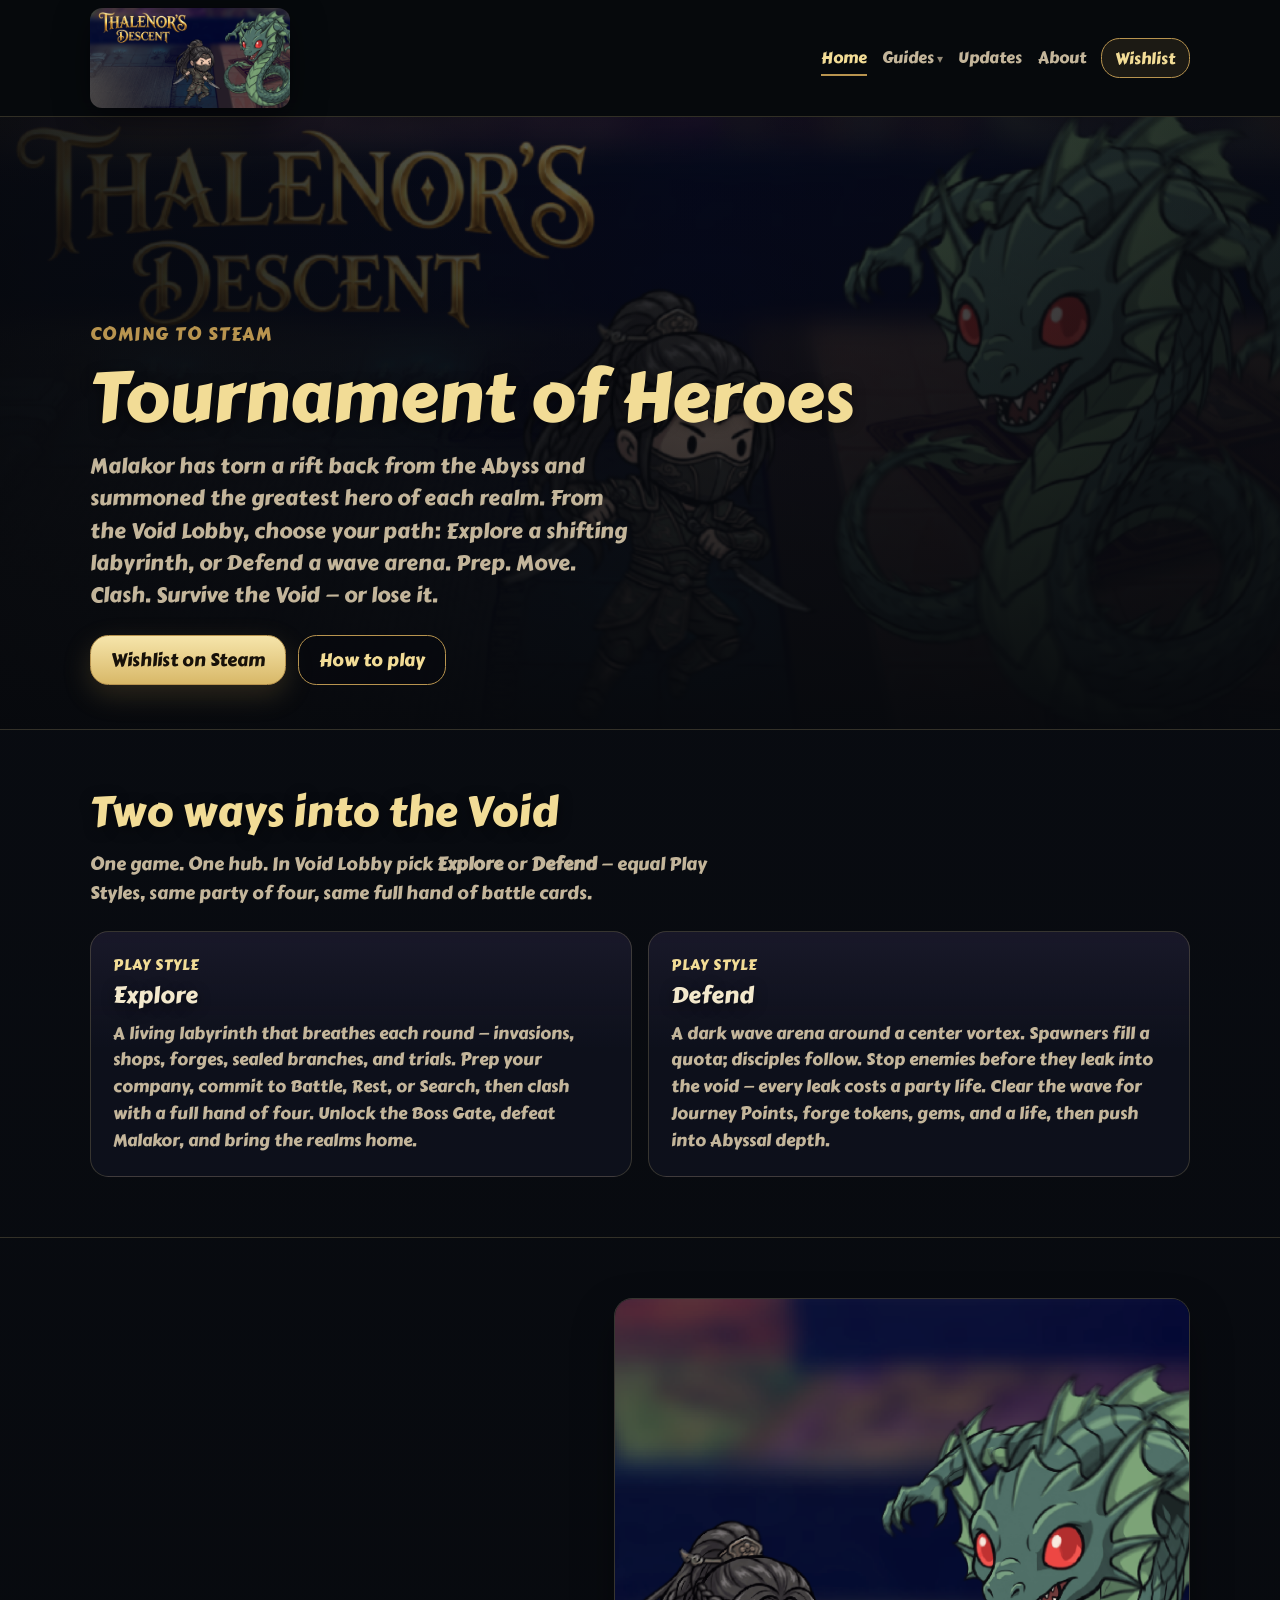
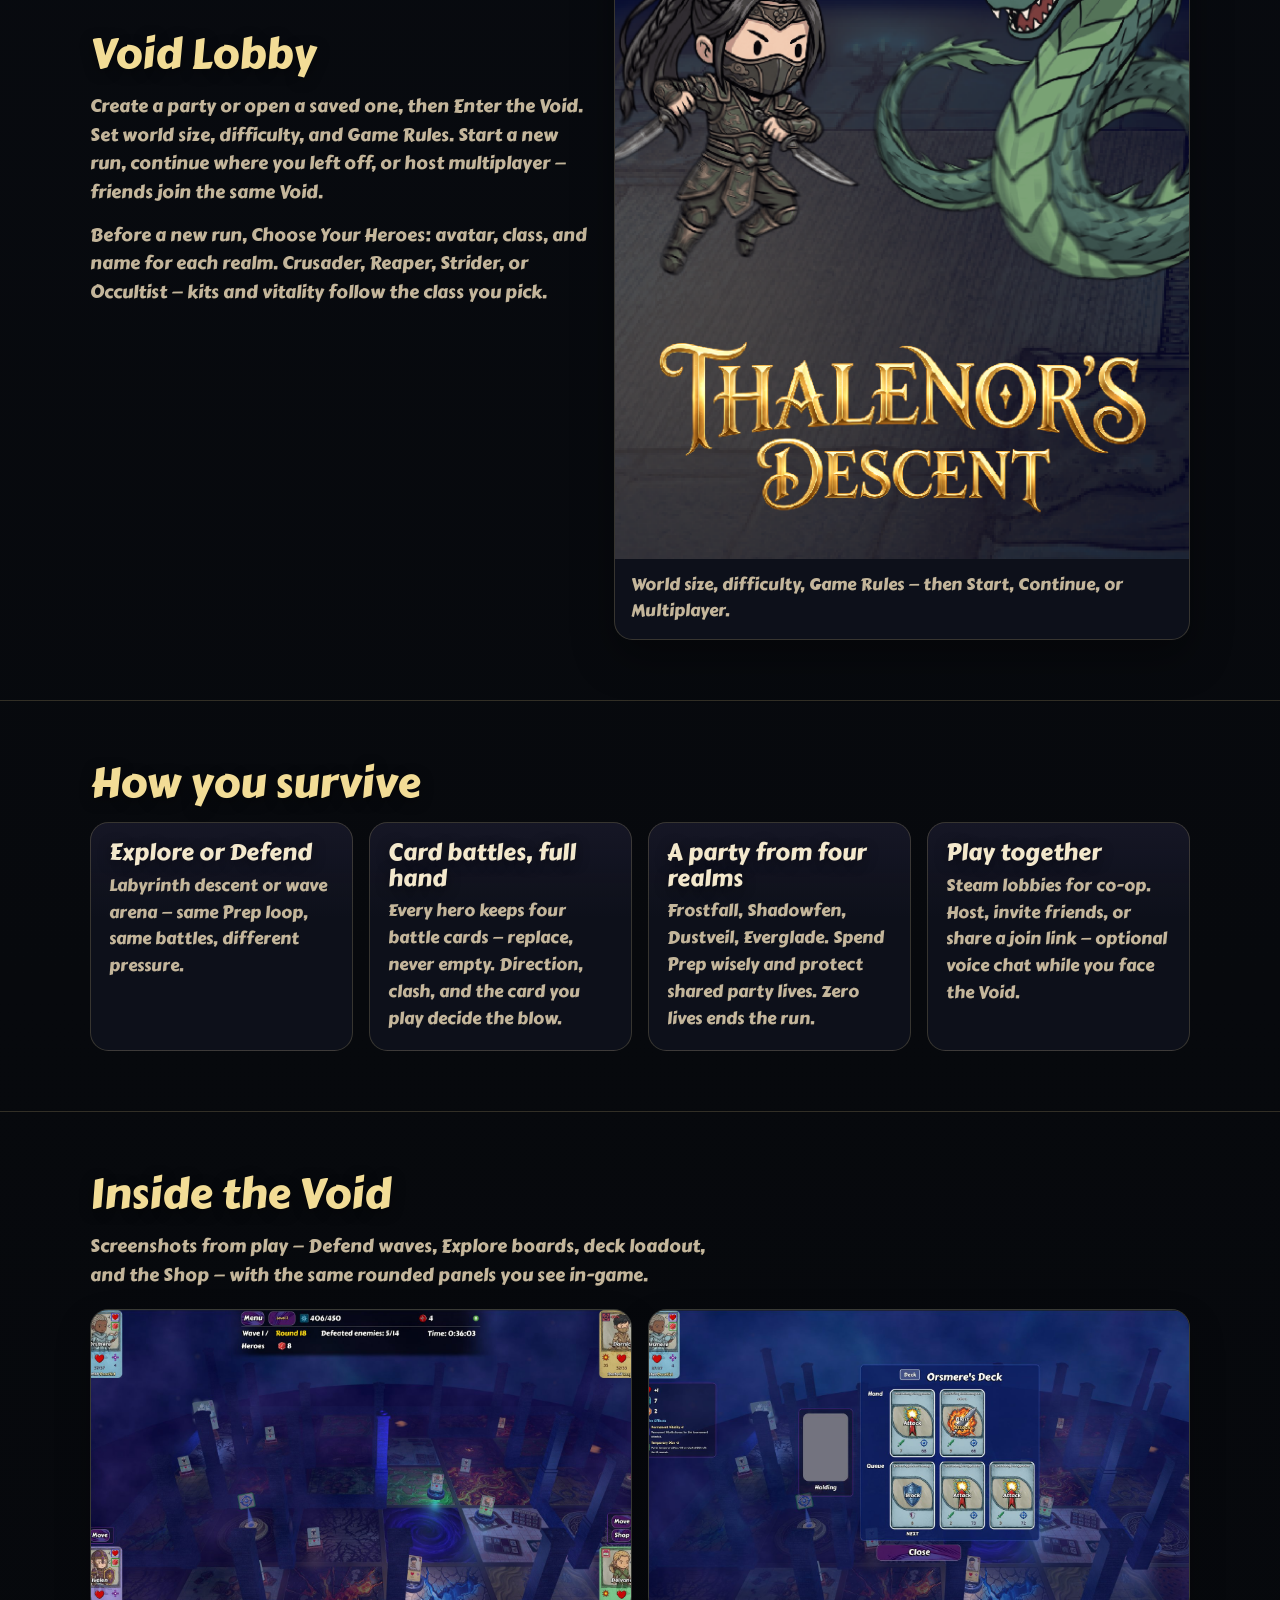
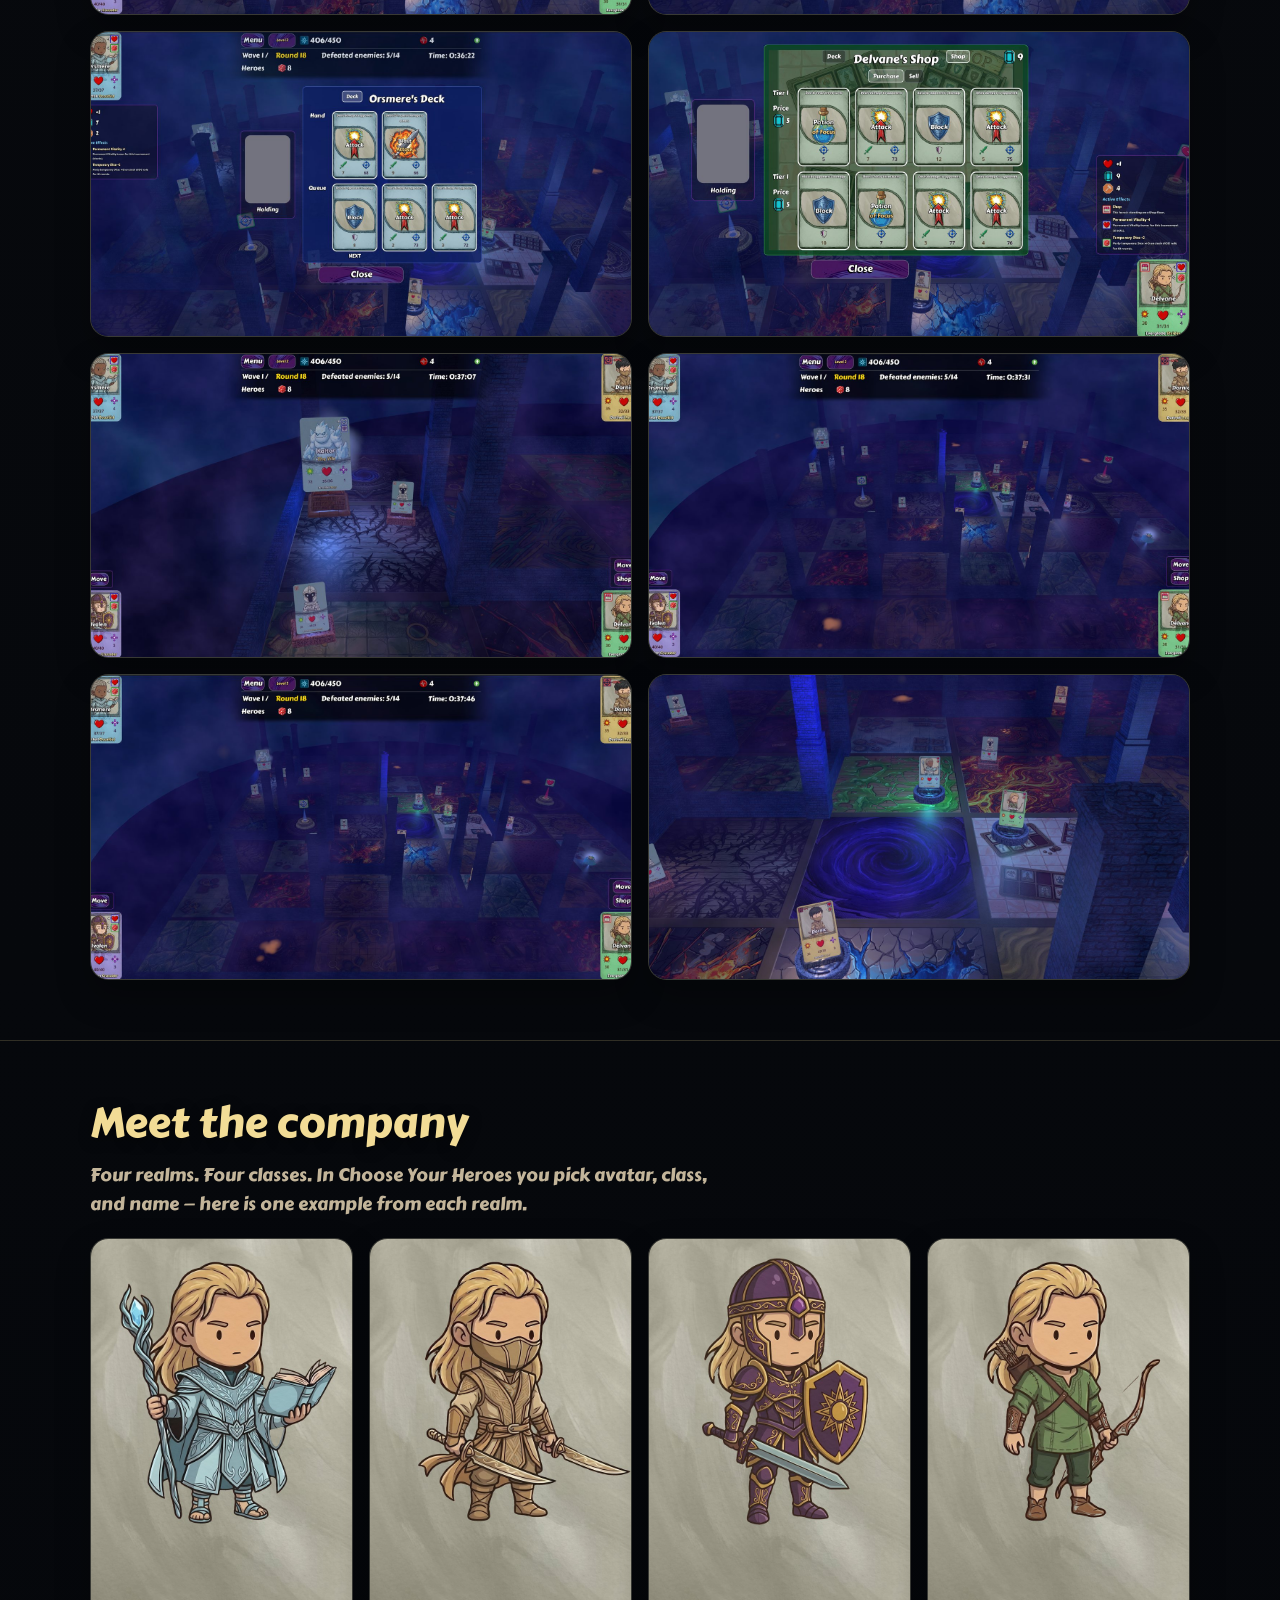
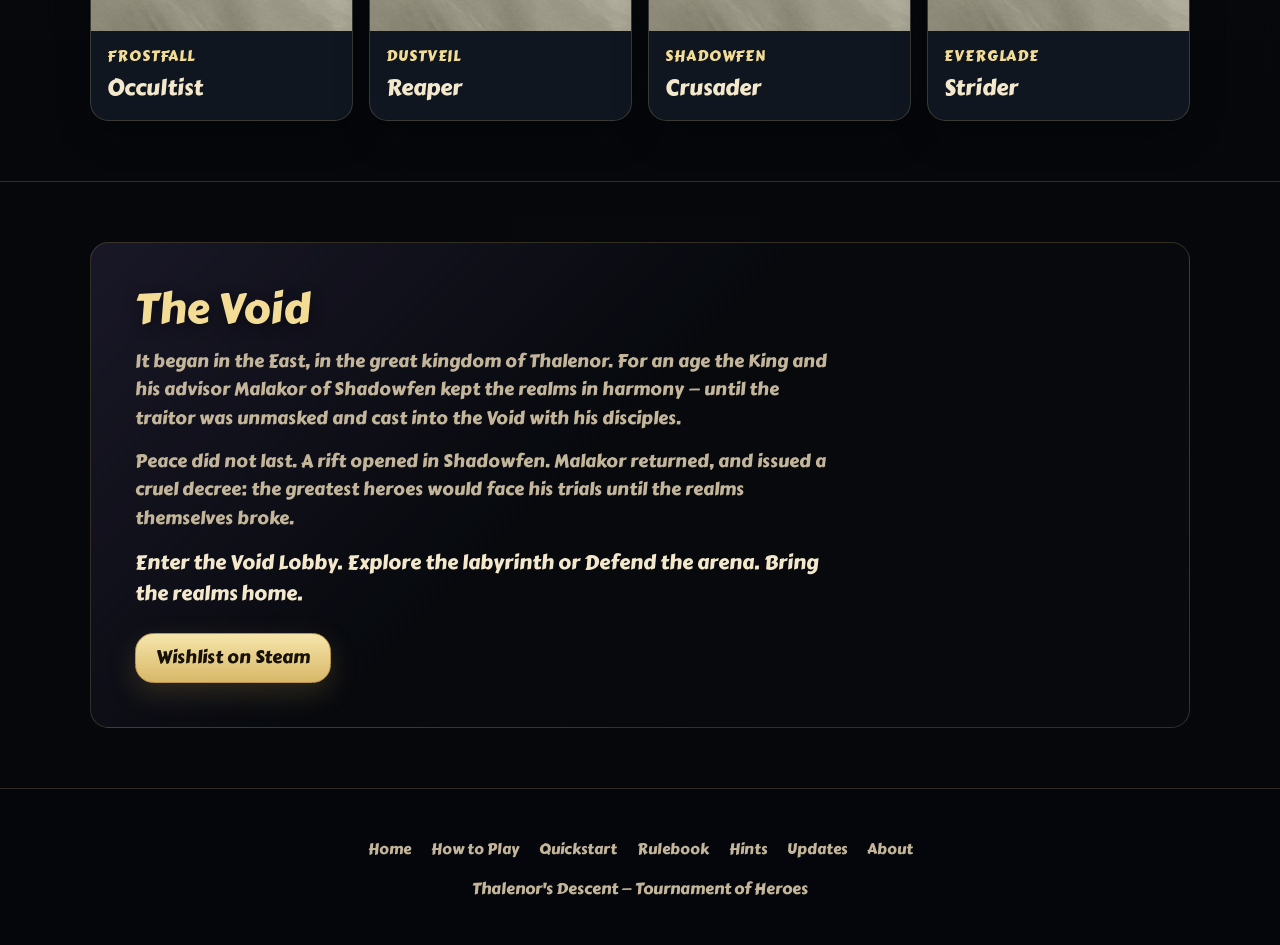
<file: index.html>
<!DOCTYPE html>
<html lang="en">
<head>
	<meta charset="utf-8">
	<meta name="viewport" content="width=device-width, initial-scale=1">
	<title>Thalenor's Descent — Tournament of Heroes</title>
	<meta name="description" content="A party of heroes is summoned into the Void. Explore a living labyrinth or Defend the wave arena. Card-driven battles. Coming to Steam.">
	<meta property="og:title" content="Thalenor's Descent — Tournament of Heroes">
	<meta property="og:description" content="Void Lobby. Explore or Defend. Battle with a full hand of four. Defeat Malakor — or hold the vortex.">
	<meta property="og:type" content="website">
	<meta property="og:image" content="assets/images/header-capsule.png">
	<link rel="icon" href="assets/images/icon.png" type="image/png">
	<link rel="stylesheet" href="styles.css">
</head>
<body>
	<a class="skip-link" href="#main">Skip to content</a>

	<header class="site-header">
		<div class="wrap site-header__inner">
			<a class="brand" href="index.html" aria-label="Thalenor's Descent home">
				<img src="assets/images/logo.png" alt="Thalenor's Descent" width="220" height="80" decoding="async">
			</a>
			<nav class="site-nav" aria-label="Primary">
				<a href="index.html" aria-current="page">Home</a>
				<details class="nav-group">
					<summary>Guides</summary>
					<div class="nav-group__menu">
						<a href="how-to-play.html">How to Play</a>
						<a href="quickstart.html">Quickstart</a>
						<a href="rulebook.html">Rulebook</a>
						<a href="hints.html">Hints</a>
					</div>
				</details>
				<a href="updates.html">Updates</a>
				<a href="about.html">About</a>
				<a class="nav-cta" href="https://store.steampowered.com/app/4846410/" rel="noopener noreferrer">Wishlist</a>
			</nav>
		</div>
	</header>

	<main id="main">
		<section class="hero" aria-labelledby="hero-heading">
			<img
				class="hero__art"
				src="assets/images/header-capsule.png"
				alt=""
				width="1920"
				height="620"
				decoding="async"
				fetchpriority="high"
			>
			<div class="hero__shade" aria-hidden="true"></div>
			<div class="wrap hero__content">
				<p class="kicker">Coming to Steam</p>
				<h1 id="hero-heading">Tournament of Heroes</h1>
				<p class="lede">
					Malakor has torn a rift back from the Abyss and summoned the greatest hero of each realm.
					From the Void Lobby, choose your path: Explore a shifting labyrinth, or Defend a wave arena.
					Prep. Move. Clash. Survive the Void — or lose it.
				</p>
				<div class="actions">
					<a class="btn primary" href="https://store.steampowered.com/app/4846410/" rel="noopener noreferrer">
						Wishlist on Steam
					</a>
					<a class="btn ghost" href="how-to-play.html">How to play</a>
				</div>
			</div>
		</section>

		<section class="panel">
			<div class="wrap">
				<div class="play-styles__intro">
					<h2>Two ways into the Void</h2>
					<p>
						One game. One hub. In Void Lobby pick <strong>Explore</strong> or <strong>Defend</strong> —
						equal Play Styles, same party of four, same full hand of battle cards.
					</p>
				</div>
				<ul class="play-styles">
					<li class="play-style">
						<p class="play-style__label">Play Style</p>
						<h3>Explore</h3>
						<p>
							A living labyrinth that breathes each round — invasions, shops, forges, sealed
							branches, and trials. Prep your company, commit to Battle, Rest, or Search, then
							clash with a full hand of four. Unlock the Boss Gate, defeat Malakor, and bring
							the realms home.
						</p>
					</li>
					<li class="play-style">
						<p class="play-style__label">Play Style</p>
						<h3>Defend</h3>
						<p>
							A dark wave arena around a center vortex. Spawners fill a quota; disciples follow.
							Stop enemies before they leak into the void — every leak costs a party life. Clear
							the wave for Journey Points, forge tokens, gems, and a life, then push into Abyssal depth.
						</p>
					</li>
				</ul>
			</div>
		</section>

		<section class="panel">
			<div class="wrap showcase">
				<div class="showcase__copy">
					<h2>Void Lobby</h2>
					<p>
						Create a party or open a saved one, then Enter the Void. Set world size, difficulty,
						and Game Rules. Start a new run, continue where you left off, or host multiplayer —
						friends join the same Void.
					</p>
					<p>
						Before a new run, Choose Your Heroes: avatar, class, and name for each realm.
						Crusader, Reaper, Strider, or Occultist — kits and vitality follow the class you pick.
					</p>
				</div>
				<figure class="showcase__figure">
					<img
						src="assets/images/library-capsule.png"
						alt="Thalenor's Descent key art — party of heroes before a storm-lit castle"
						width="1920"
						height="620"
						loading="lazy"
						decoding="async"
					>
					<figcaption>World size, difficulty, Game Rules — then Start, Continue, or Multiplayer.</figcaption>
				</figure>
			</div>
		</section>

		<section class="panel">
			<div class="wrap">
				<h2>How you survive</h2>
				<ul class="feature-grid">
					<li class="feature-card">
						<h3>Explore or Defend</h3>
						<p>Labyrinth descent or wave arena — same Prep loop, same battles, different pressure.</p>
					</li>
					<li class="feature-card">
						<h3>Card battles, full hand</h3>
						<p>Every hero keeps four battle cards — replace, never empty. Direction, clash, and the card you play decide the blow.</p>
					</li>
					<li class="feature-card">
						<h3>A party from four realms</h3>
						<p>Frostfall, Shadowfen, Dustveil, Everglade. Spend Prep wisely and protect shared party lives. Zero lives ends the run.</p>
					</li>
					<li class="feature-card">
						<h3>Play together</h3>
						<p>Steam lobbies for co-op. Host, invite friends, or share a join link — optional voice chat while you face the Void.</p>
					</li>
				</ul>
			</div>
		</section>

		<section class="panel">
			<div class="wrap">
				<div class="gallery__intro">
					<h2>Inside the Void</h2>
					<p>
						Screenshots from play — Defend waves, Explore boards, deck loadout, and the Shop —
						with the same rounded panels you see in-game.
					</p>
				</div>
				<ul class="shot-grid">
					<li>
						<figure class="shot-grid__item">
							<img src="assets/images/screenshots/shot-01.jpg" alt="Defend board with corner hero cards, wave HUD, and living tiles" width="1600" height="858" loading="lazy" decoding="async">
						</figure>
					</li>
					<li>
						<figure class="shot-grid__item">
							<img src="assets/images/screenshots/shot-02.jpg" alt="Hero deck view with Holding slot and battle cards" width="1600" height="857" loading="lazy" decoding="async">
						</figure>
					</li>
					<li>
						<figure class="shot-grid__item">
							<img src="assets/images/screenshots/shot-03.jpg" alt="Dungeon board under mist with pillars and party UI" width="1600" height="854" loading="lazy" decoding="async">
						</figure>
					</li>
					<li>
						<figure class="shot-grid__item">
							<img src="assets/images/screenshots/shot-04.jpg" alt="Shop offers with Tier I cards, gems, and Holding" width="1600" height="912" loading="lazy" decoding="async">
						</figure>
					</li>
					<li>
						<figure class="shot-grid__item">
							<img src="assets/images/screenshots/shot-05.jpg" alt="Party on the Void board during Prep and movement" width="1600" height="852" loading="lazy" decoding="async">
						</figure>
					</li>
					<li>
						<figure class="shot-grid__item">
							<img src="assets/images/screenshots/shot-06.jpg" alt="Defend wave arena centered on the vortex" width="1600" height="857" loading="lazy" decoding="async">
						</figure>
					</li>
					<li>
						<figure class="shot-grid__item">
							<img src="assets/images/screenshots/shot-07.jpg" alt="Wide board view with shops, hazards, and realm heroes" width="1600" height="857" loading="lazy" decoding="async">
						</figure>
					</li>
					<li>
						<figure class="shot-grid__item">
							<img src="assets/images/screenshots/shot-08.jpg" alt="Close board view — heroes, enemies, and a glowing vortex room" width="1600" height="860" loading="lazy" decoding="async">
						</figure>
					</li>
				</ul>
			</div>
		</section>

		<section class="panel">
			<div class="wrap">
				<div class="gallery__intro">
					<h2>Meet the company</h2>
					<p>
						Four realms. Four classes. In Choose Your Heroes you pick avatar, class, and name —
						here is one example from each realm.
					</p>
				</div>
				<ul class="company-grid">
					<li>
						<figure class="company-card">
							<img
								src="assets/images/company/frostfall-occultist.jpg"
								alt="Frostfall Occultist portrait"
								width="720"
								height="1080"
								loading="lazy"
								decoding="async"
							>
							<figcaption>
								<span class="company-card__realm">Frostfall</span>
								<span class="company-card__class">Occultist</span>
							</figcaption>
						</figure>
					</li>
					<li>
						<figure class="company-card">
							<img
								src="assets/images/company/dustveil-reaper.jpg"
								alt="Dustveil Reaper portrait"
								width="720"
								height="1080"
								loading="lazy"
								decoding="async"
							>
							<figcaption>
								<span class="company-card__realm">Dustveil</span>
								<span class="company-card__class">Reaper</span>
							</figcaption>
						</figure>
					</li>
					<li>
						<figure class="company-card">
							<img
								src="assets/images/company/shadowfen-crusader.jpg"
								alt="Shadowfen Crusader portrait"
								width="720"
								height="1080"
								loading="lazy"
								decoding="async"
							>
							<figcaption>
								<span class="company-card__realm">Shadowfen</span>
								<span class="company-card__class">Crusader</span>
							</figcaption>
						</figure>
					</li>
					<li>
						<figure class="company-card">
							<img
								src="assets/images/company/everglade-strider.jpg"
								alt="Everglade Strider portrait"
								width="720"
								height="1080"
								loading="lazy"
								decoding="async"
							>
							<figcaption>
								<span class="company-card__realm">Everglade</span>
								<span class="company-card__class">Strider</span>
							</figcaption>
						</figure>
					</li>
				</ul>
			</div>
		</section>

		<section class="panel">
			<div class="wrap lore-block">
				<h2>The Void</h2>
				<p>
					It began in the East, in the great kingdom of Thalenor. For an age the King and his advisor Malakor of Shadowfen
					kept the realms in harmony — until the traitor was unmasked and cast into the Void with his disciples.
				</p>
				<p>
					Peace did not last. A rift opened in Shadowfen. Malakor returned, and issued a cruel decree:
					the greatest heroes would face his trials until the realms themselves broke.
				</p>
				<p class="close">Enter the Void Lobby. Explore the labyrinth or Defend the arena. Bring the realms home.</p>
				<a class="btn primary" href="https://store.steampowered.com/app/4846410/" rel="noopener noreferrer">
					Wishlist on Steam
				</a>
			</div>
		</section>
	</main>

	<footer class="site-footer">
		<nav aria-label="Footer">
			<a href="index.html">Home</a>
			<a href="how-to-play.html">How to Play</a>
			<a href="quickstart.html">Quickstart</a>
			<a href="rulebook.html">Rulebook</a>
			<a href="hints.html">Hints</a>
			<a href="updates.html">Updates</a>
			<a href="about.html">About</a>
		</nav>
		<p>Thalenor's Descent — Tournament of Heroes</p>
	</footer>
</body>
</html>
</file>
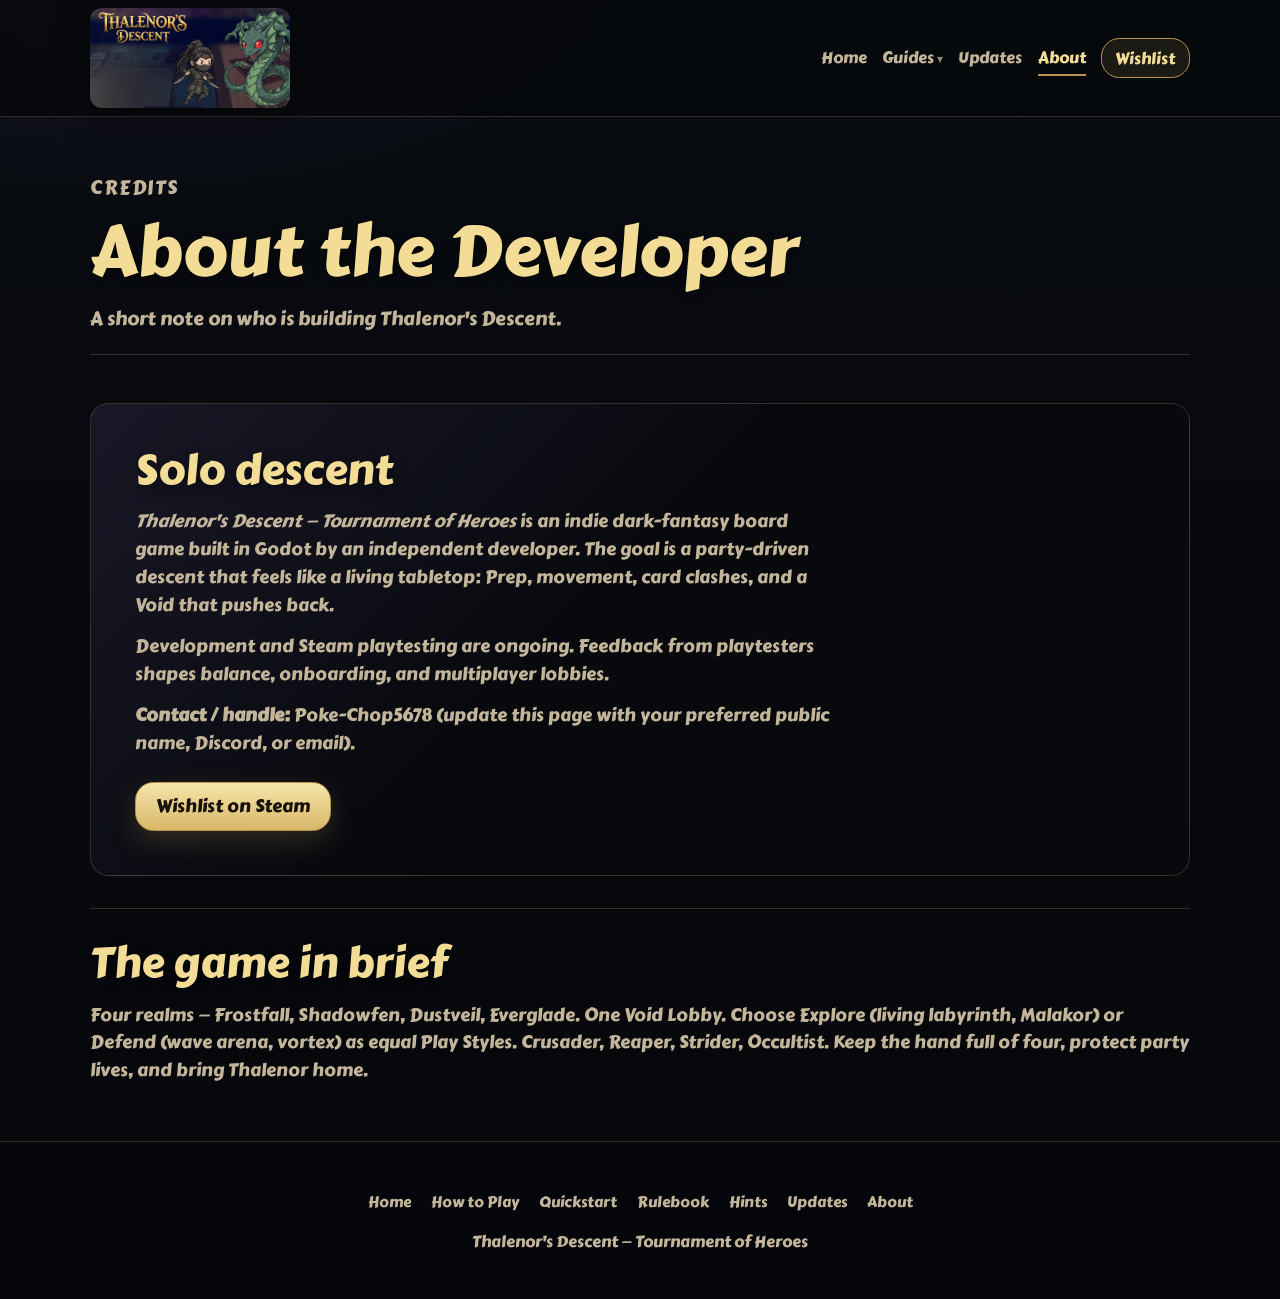
<file: about.html>
<!DOCTYPE html>
<html lang="en">
<head>
	<meta charset="utf-8">
	<meta name="viewport" content="width=device-width, initial-scale=1">
	<title>About — Thalenor's Descent</title>
	<meta name="description" content="About the developer of Thalenor's Descent — Tournament of Heroes.">
	<link rel="icon" href="assets/images/icon.png" type="image/png">
	<link rel="stylesheet" href="styles.css">
</head>
<body>
	<a class="skip-link" href="#main">Skip to content</a>

	<header class="site-header">
		<div class="wrap site-header__inner">
			<a class="brand" href="index.html" aria-label="Thalenor's Descent home">
				<img src="assets/images/logo.png" alt="Thalenor's Descent" width="220" height="80" decoding="async">
			</a>
			<nav class="site-nav" aria-label="Primary">
				<a href="index.html">Home</a>
				<details class="nav-group">
					<summary>Guides</summary>
					<div class="nav-group__menu">
						<a href="how-to-play.html">How to Play</a>
						<a href="quickstart.html">Quickstart</a>
						<a href="rulebook.html">Rulebook</a>
						<a href="hints.html">Hints</a>
					</div>
				</details>
				<a href="updates.html">Updates</a>
				<a href="about.html" aria-current="page">About</a>
				<a class="nav-cta" href="https://store.steampowered.com/app/4846410/" rel="noopener noreferrer">Wishlist</a>
			</nav>
		</div>
	</header>

	<main id="main">
		<div class="wrap page-hero">
			<p class="kicker">Credits</p>
			<h1>About the Developer</h1>
			<p>A short note on who is building Thalenor's Descent.</p>
		</div>

		<div class="wrap content-stack">
			<section>
				<div class="lore-block">
					<h2>Solo descent</h2>
					<p>
						<em>Thalenor's Descent — Tournament of Heroes</em> is an indie dark-fantasy board game
						built in Godot by an independent developer. The goal is a party-driven descent that feels
						like a living tabletop: Prep, movement, card clashes, and a Void that pushes back.
					</p>
					<p>
						Development and Steam playtesting are ongoing. Feedback from playtesters shapes balance,
						onboarding, and multiplayer lobbies.
					</p>
					<p>
						<!-- Edit this block with your real name, studio, Discord, or email when ready. -->
						<strong>Contact / handle:</strong> Poke-Chop5678
						(update this page with your preferred public name, Discord, or email).
					</p>
					<a class="btn primary" href="https://store.steampowered.com/app/4846410/" rel="noopener noreferrer">
						Wishlist on Steam
					</a>
				</div>
			</section>

			<section>
				<h2>The game in brief</h2>
				<p>
					Four realms — Frostfall, Shadowfen, Dustveil, Everglade. One Void Lobby.
					Choose Explore (living labyrinth, Malakor) or Defend (wave arena, vortex) as equal
					Play Styles. Crusader, Reaper, Strider, Occultist. Keep the hand full of four,
					protect party lives, and bring Thalenor home.
				</p>
			</section>
		</div>
	</main>

	<footer class="site-footer">
		<nav aria-label="Footer">
			<a href="index.html">Home</a>
			<a href="how-to-play.html">How to Play</a>
			<a href="quickstart.html">Quickstart</a>
			<a href="rulebook.html">Rulebook</a>
			<a href="hints.html">Hints</a>
			<a href="updates.html">Updates</a>
			<a href="about.html">About</a>
		</nav>
		<p>Thalenor's Descent — Tournament of Heroes</p>
	</footer>
</body>
</html>
</file>
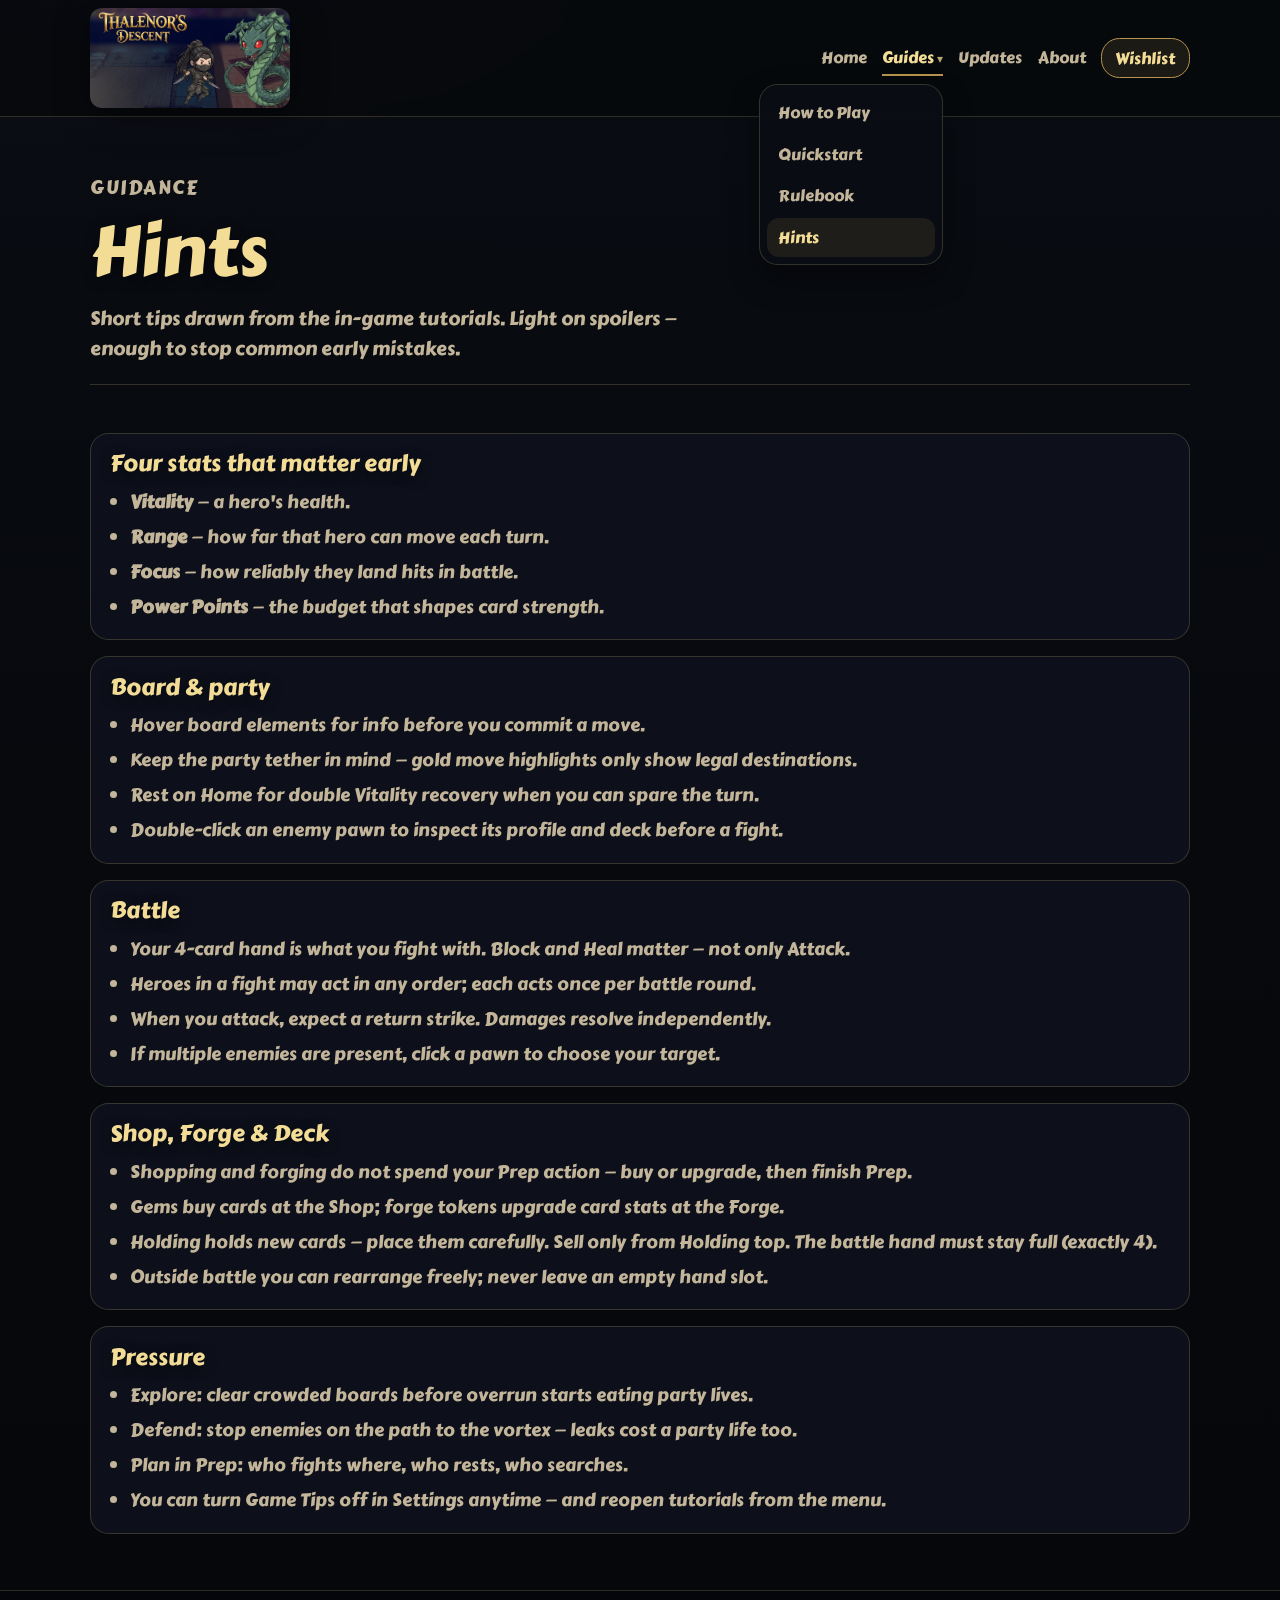
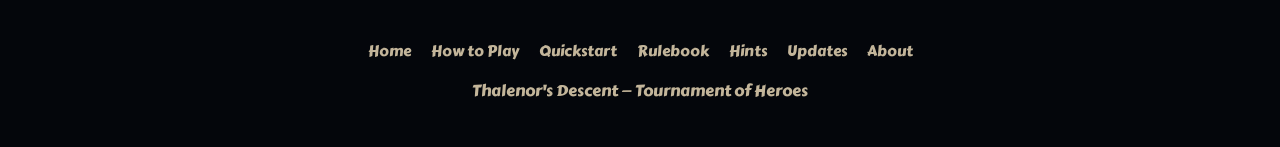
<file: hints.html>
<!DOCTYPE html>
<html lang="en">
<head>
	<meta charset="utf-8">
	<meta name="viewport" content="width=device-width, initial-scale=1">
	<title>Hints — Thalenor's Descent</title>
	<meta name="description" content="Practical tips for Thalenor's Descent: early stats, battle, shop, forge, and deck management.">
	<link rel="icon" href="assets/images/icon.png" type="image/png">
	<link rel="stylesheet" href="styles.css">
</head>
<body>
	<a class="skip-link" href="#main">Skip to content</a>

	<header class="site-header">
		<div class="wrap site-header__inner">
			<a class="brand" href="index.html" aria-label="Thalenor's Descent home">
				<img src="assets/images/logo.png" alt="Thalenor's Descent" width="220" height="80" decoding="async">
			</a>
			<nav class="site-nav" aria-label="Primary">
				<a href="index.html">Home</a>
				<details class="nav-group" open>
					<summary aria-current="page">Guides</summary>
					<div class="nav-group__menu">
						<a href="how-to-play.html">How to Play</a>
						<a href="quickstart.html">Quickstart</a>
						<a href="rulebook.html">Rulebook</a>
						<a href="hints.html" aria-current="page">Hints</a>
					</div>
				</details>
				<a href="updates.html">Updates</a>
				<a href="about.html">About</a>
				<a class="nav-cta" href="https://store.steampowered.com/app/4846410/" rel="noopener noreferrer">Wishlist</a>
			</nav>
		</div>
	</header>

	<main id="main">
		<div class="wrap page-hero">
			<p class="kicker">Guidance</p>
			<h1>Hints</h1>
			<p>Short tips drawn from the in-game tutorials. Light on spoilers — enough to stop common early mistakes.</p>
		</div>

		<div class="wrap content-stack">
			<section>
				<div class="tip-card">
					<h3>Four stats that matter early</h3>
					<ul>
						<li><strong>Vitality</strong> — a hero's health.</li>
						<li><strong>Range</strong> — how far that hero can move each turn.</li>
						<li><strong>Focus</strong> — how reliably they land hits in battle.</li>
						<li><strong>Power Points</strong> — the budget that shapes card strength.</li>
					</ul>
				</div>
				<div class="tip-card">
					<h3>Board &amp; party</h3>
					<ul>
						<li>Hover board elements for info before you commit a move.</li>
						<li>Keep the party tether in mind — gold move highlights only show legal destinations.</li>
						<li>Rest on Home for double Vitality recovery when you can spare the turn.</li>
						<li>Double-click an enemy pawn to inspect its profile and deck before a fight.</li>
					</ul>
				</div>
				<div class="tip-card">
					<h3>Battle</h3>
					<ul>
						<li>Your 4-card hand is what you fight with. Block and Heal matter — not only Attack.</li>
						<li>Heroes in a fight may act in any order; each acts once per battle round.</li>
						<li>When you attack, expect a return strike. Damages resolve independently.</li>
						<li>If multiple enemies are present, click a pawn to choose your target.</li>
					</ul>
				</div>
				<div class="tip-card">
					<h3>Shop, Forge &amp; Deck</h3>
					<ul>
						<li>Shopping and forging do not spend your Prep action — buy or upgrade, then finish Prep.</li>
						<li>Gems buy cards at the Shop; forge tokens upgrade card stats at the Forge.</li>
						<li>Holding holds new cards — place them carefully. Sell only from Holding top. The battle hand must stay full (exactly 4).</li>
						<li>Outside battle you can rearrange freely; never leave an empty hand slot.</li>
					</ul>
				</div>
				<div class="tip-card">
					<h3>Pressure</h3>
					<ul>
						<li>Explore: clear crowded boards before overrun starts eating party lives.</li>
						<li>Defend: stop enemies on the path to the vortex — leaks cost a party life too.</li>
						<li>Plan in Prep: who fights where, who rests, who searches.</li>
						<li>You can turn Game Tips off in Settings anytime — and reopen tutorials from the menu.</li>
					</ul>
				</div>
			</section>
		</div>
	</main>

	<footer class="site-footer">
		<nav aria-label="Footer">
			<a href="index.html">Home</a>
			<a href="how-to-play.html">How to Play</a>
			<a href="quickstart.html">Quickstart</a>
			<a href="rulebook.html">Rulebook</a>
			<a href="hints.html">Hints</a>
			<a href="updates.html">Updates</a>
			<a href="about.html">About</a>
		</nav>
		<p>Thalenor's Descent — Tournament of Heroes</p>
	</footer>
</body>
</html>
</file>
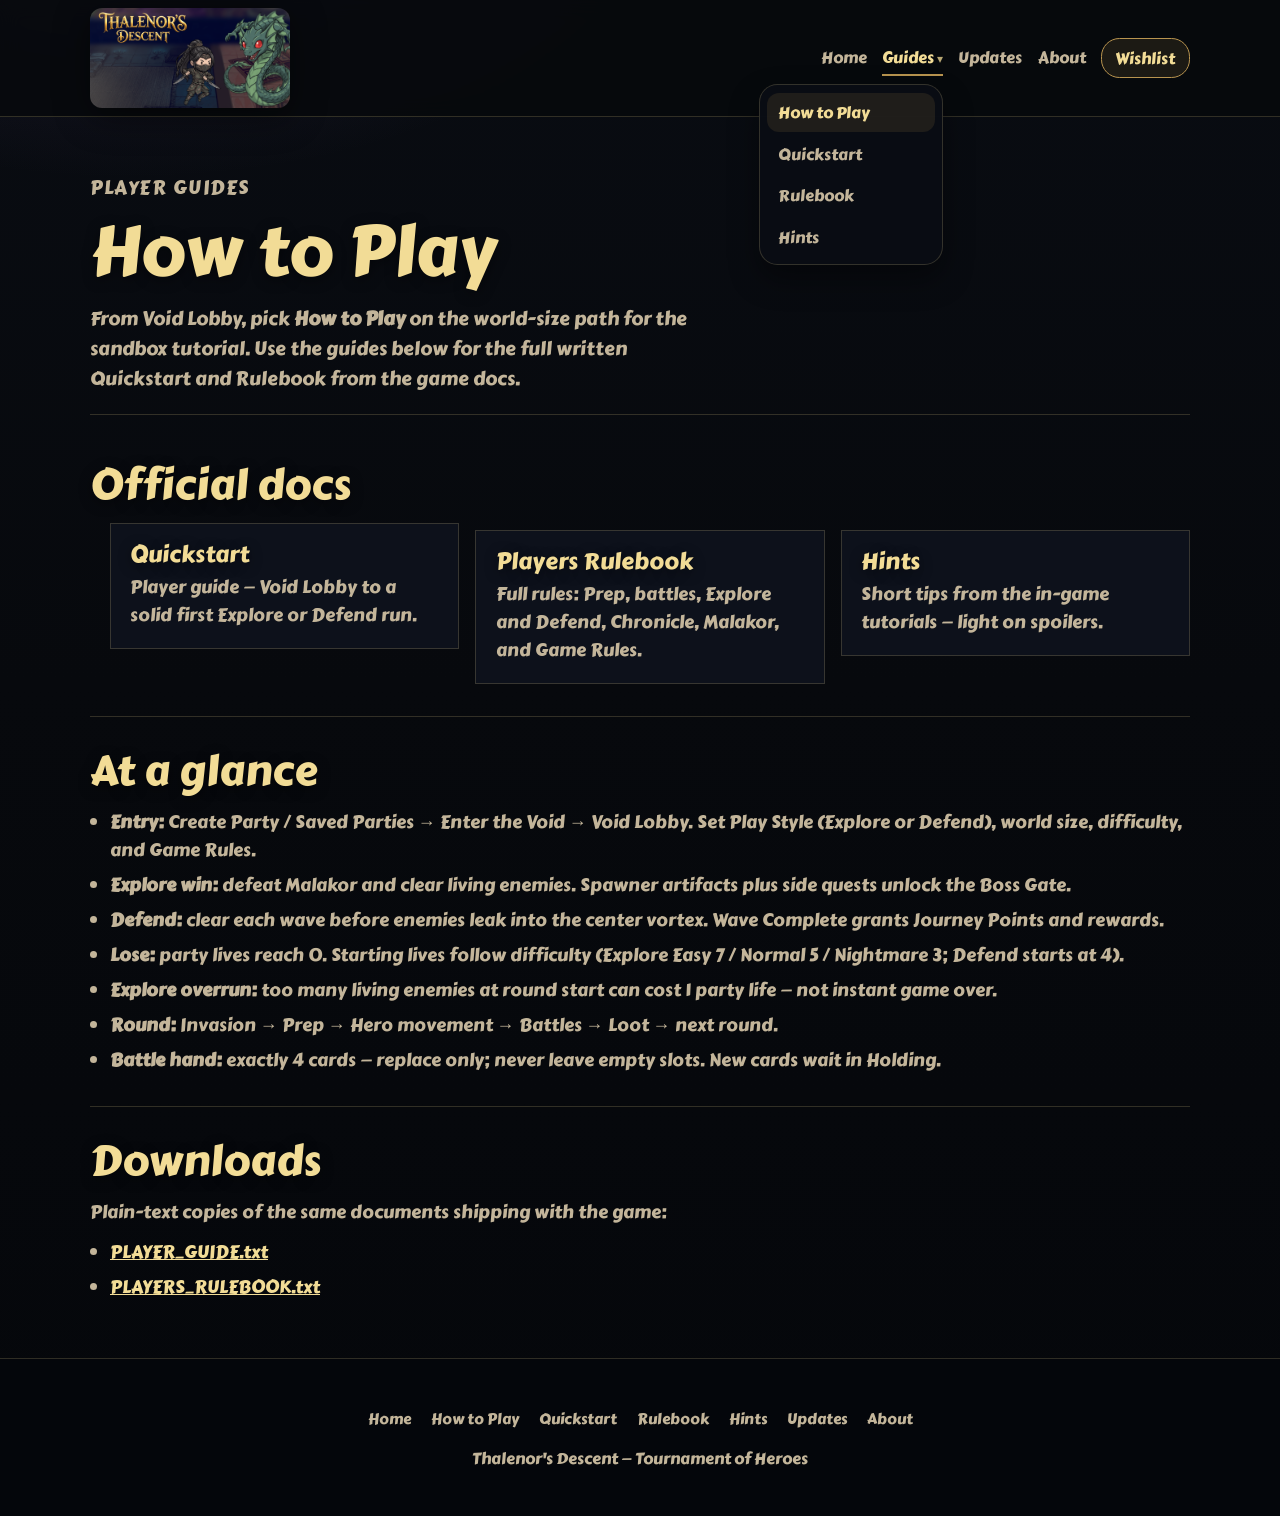
<file: how-to-play.html>
<!DOCTYPE html>
<html lang="en">
<head>
	<meta charset="utf-8">
	<meta name="viewport" content="width=device-width, initial-scale=1">
	<title>How to Play — Thalenor's Descent</title>
	<meta name="description" content="Guides for Thalenor's Descent: overview, Quickstart player guide, and full Players Rulebook.">
	<link rel="icon" href="assets/images/icon.png" type="image/png">
	<link rel="stylesheet" href="styles.css">
</head>
<body>
	<a class="skip-link" href="#main">Skip to content</a>

	<header class="site-header">
		<div class="wrap site-header__inner">
			<a class="brand" href="index.html" aria-label="Thalenor's Descent home">
				<img src="assets/images/logo.png" alt="Thalenor's Descent" width="220" height="80" decoding="async">
			</a>
			<nav class="site-nav" aria-label="Primary">
				<a href="index.html">Home</a>
				<details class="nav-group" open>
					<summary aria-current="page">Guides</summary>
					<div class="nav-group__menu">
						<a href="how-to-play.html" aria-current="page">How to Play</a>
						<a href="quickstart.html">Quickstart</a>
						<a href="rulebook.html">Rulebook</a>
						<a href="hints.html">Hints</a>
					</div>
				</details>
				<a href="updates.html">Updates</a>
				<a href="about.html">About</a>
				<a class="nav-cta" href="https://store.steampowered.com/app/4846410/" rel="noopener noreferrer">Wishlist</a>
			</nav>
		</div>
	</header>

	<main id="main">
		<div class="wrap page-hero">
			<p class="kicker">Player guides</p>
			<h1>How to Play</h1>
			<p>
				From Void Lobby, pick <strong>How to Play</strong> on the world-size path for the sandbox
				tutorial. Use the guides below for the full written Quickstart and Rulebook from the game docs.
			</p>
		</div>

		<div class="wrap content-stack">
			<section>
				<h2>Official docs</h2>
				<ul class="doc-links">
					<li>
						<a href="quickstart.html">
							<h3>Quickstart</h3>
							<p>Player guide — Void Lobby to a solid first Explore or Defend run.</p>
						</a>
					</li>
					<li>
						<a href="rulebook.html">
							<h3>Players Rulebook</h3>
							<p>Full rules: Prep, battles, Explore and Defend, Chronicle, Malakor, and Game Rules.</p>
						</a>
					</li>
					<li>
						<a href="hints.html">
							<h3>Hints</h3>
							<p>Short tips from the in-game tutorials — light on spoilers.</p>
						</a>
					</li>
				</ul>
			</section>

			<section>
				<h2>At a glance</h2>
				<ul>
					<li><strong>Entry:</strong> Create Party / Saved Parties → Enter the Void → Void Lobby. Set Play Style (Explore or Defend), world size, difficulty, and Game Rules.</li>
					<li><strong>Explore win:</strong> defeat Malakor and clear living enemies. Spawner artifacts plus side quests unlock the Boss Gate.</li>
					<li><strong>Defend:</strong> clear each wave before enemies leak into the center vortex. Wave Complete grants Journey Points and rewards.</li>
					<li><strong>Lose:</strong> party lives reach 0. Starting lives follow difficulty (Explore Easy 7 / Normal 5 / Nightmare 3; Defend starts at 4).</li>
					<li><strong>Explore overrun:</strong> too many living enemies at round start can cost 1 party life — not instant game over.</li>
					<li><strong>Round:</strong> Invasion → Prep → Hero movement → Battles → Loot → next round.</li>
					<li><strong>Battle hand:</strong> exactly 4 cards — replace only; never leave empty slots. New cards wait in Holding.</li>
				</ul>
			</section>

			<section>
				<h2>Downloads</h2>
				<p>Plain-text copies of the same documents shipping with the game:</p>
				<ul>
					<li><a href="docs/PLAYER_GUIDE.txt" download>PLAYER_GUIDE.txt</a></li>
					<li><a href="docs/PLAYERS_RULEBOOK.txt" download>PLAYERS_RULEBOOK.txt</a></li>
				</ul>
			</section>
		</div>
	</main>

	<footer class="site-footer">
		<nav aria-label="Footer">
			<a href="index.html">Home</a>
			<a href="how-to-play.html">How to Play</a>
			<a href="quickstart.html">Quickstart</a>
			<a href="rulebook.html">Rulebook</a>
			<a href="hints.html">Hints</a>
			<a href="updates.html">Updates</a>
			<a href="about.html">About</a>
		</nav>
		<p>Thalenor's Descent — Tournament of Heroes</p>
	</footer>
</body>
</html>
</file>
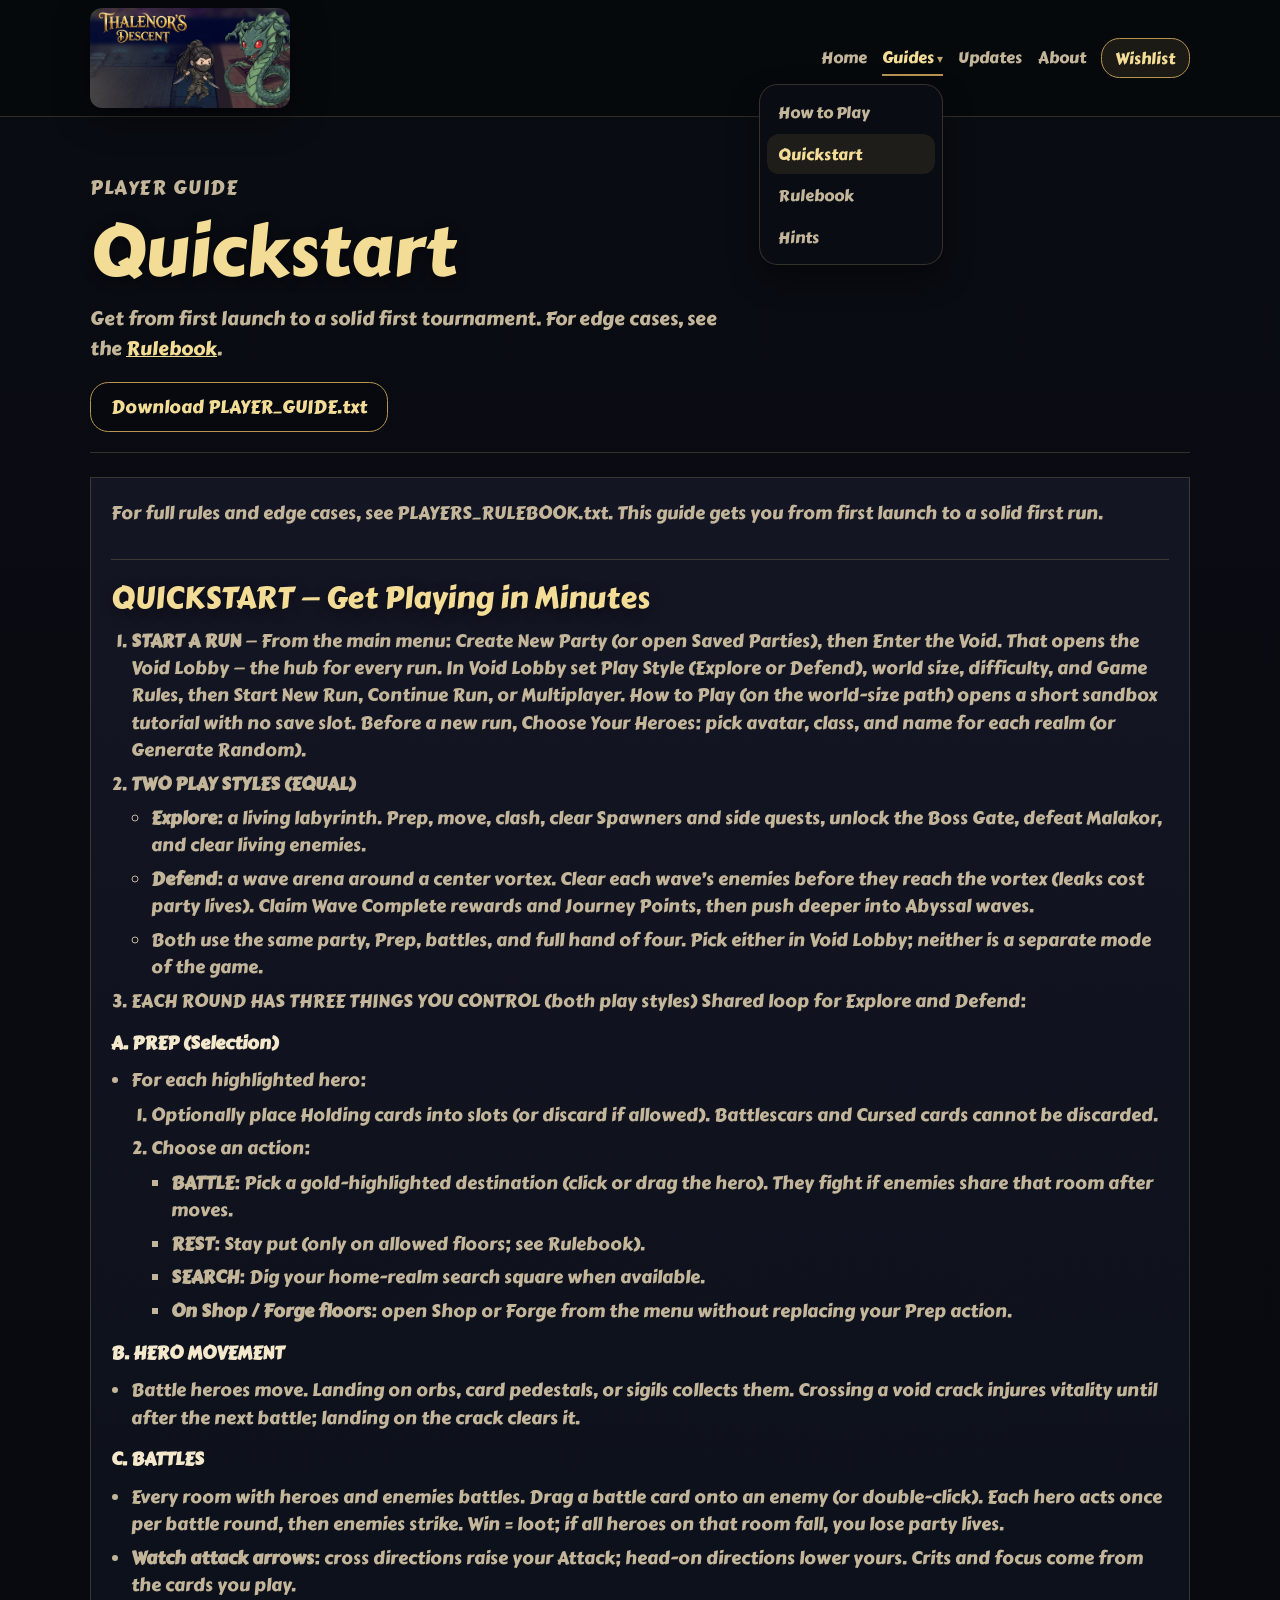
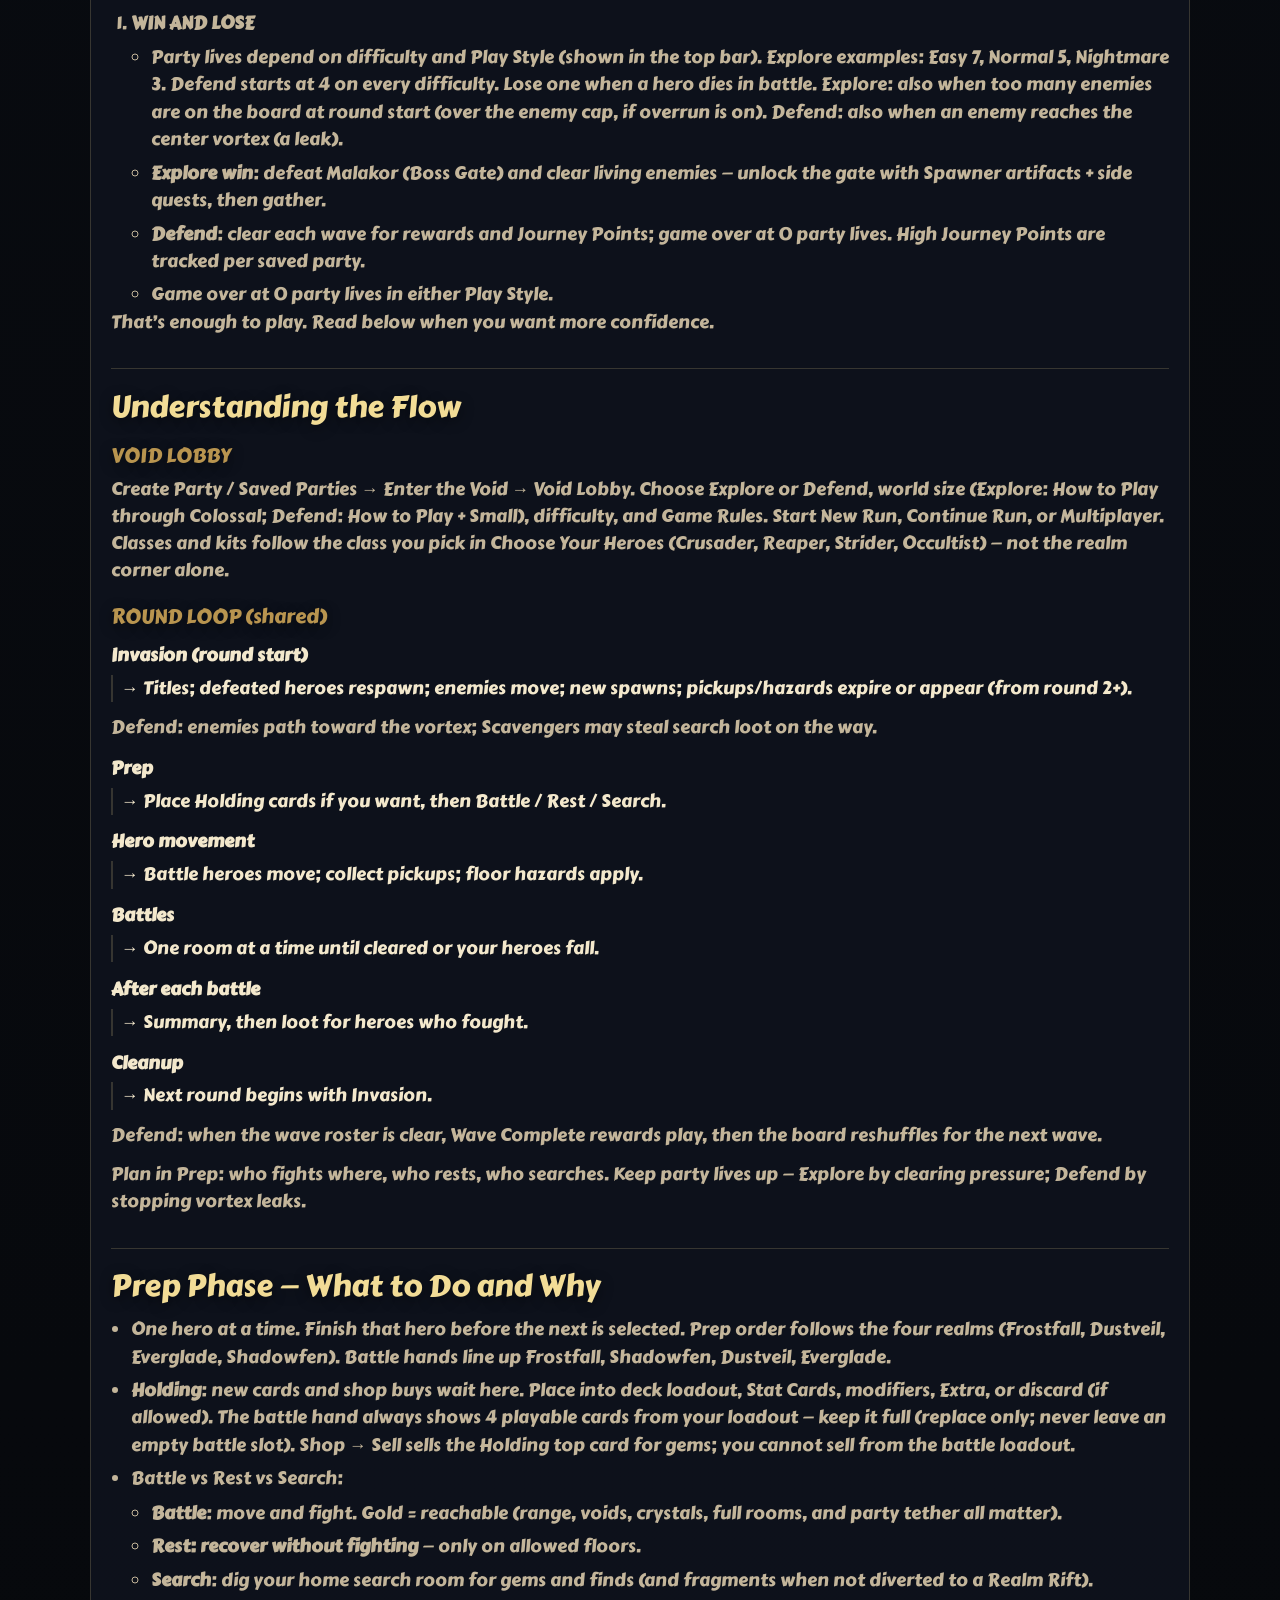
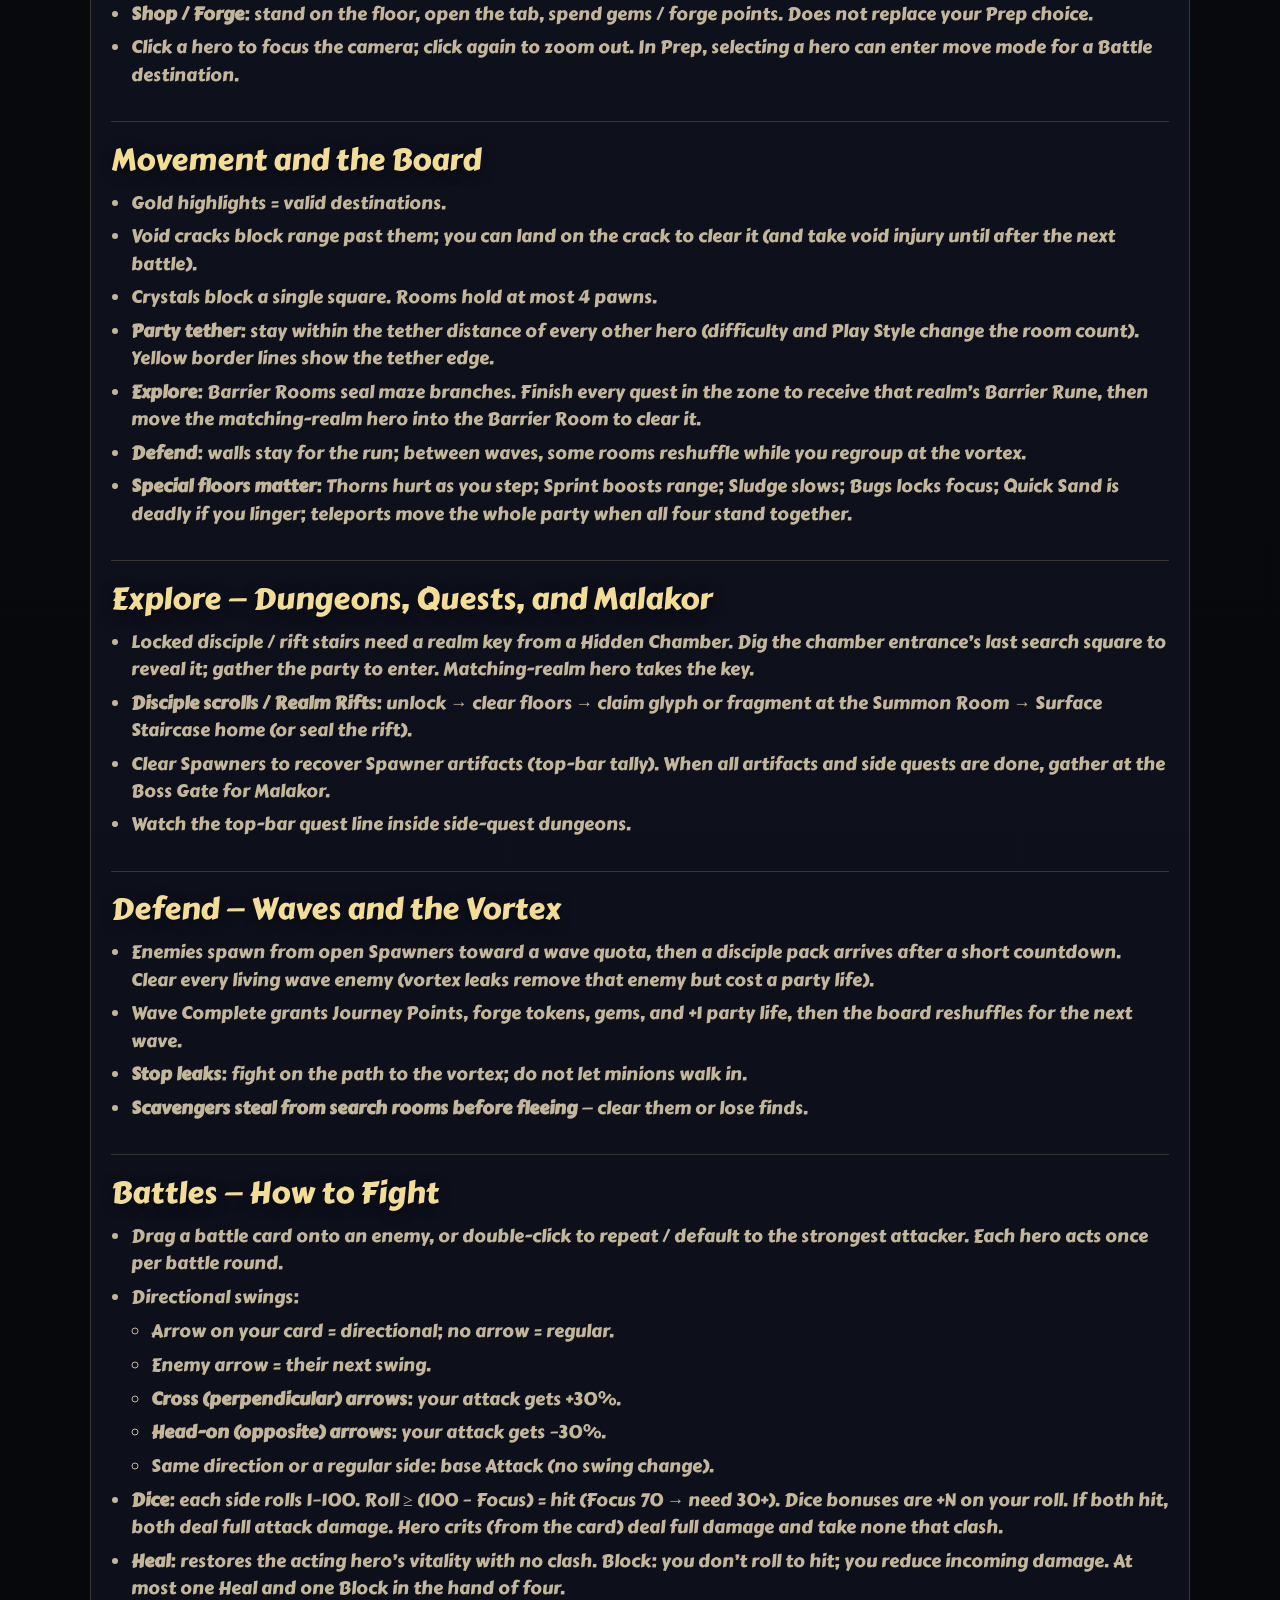
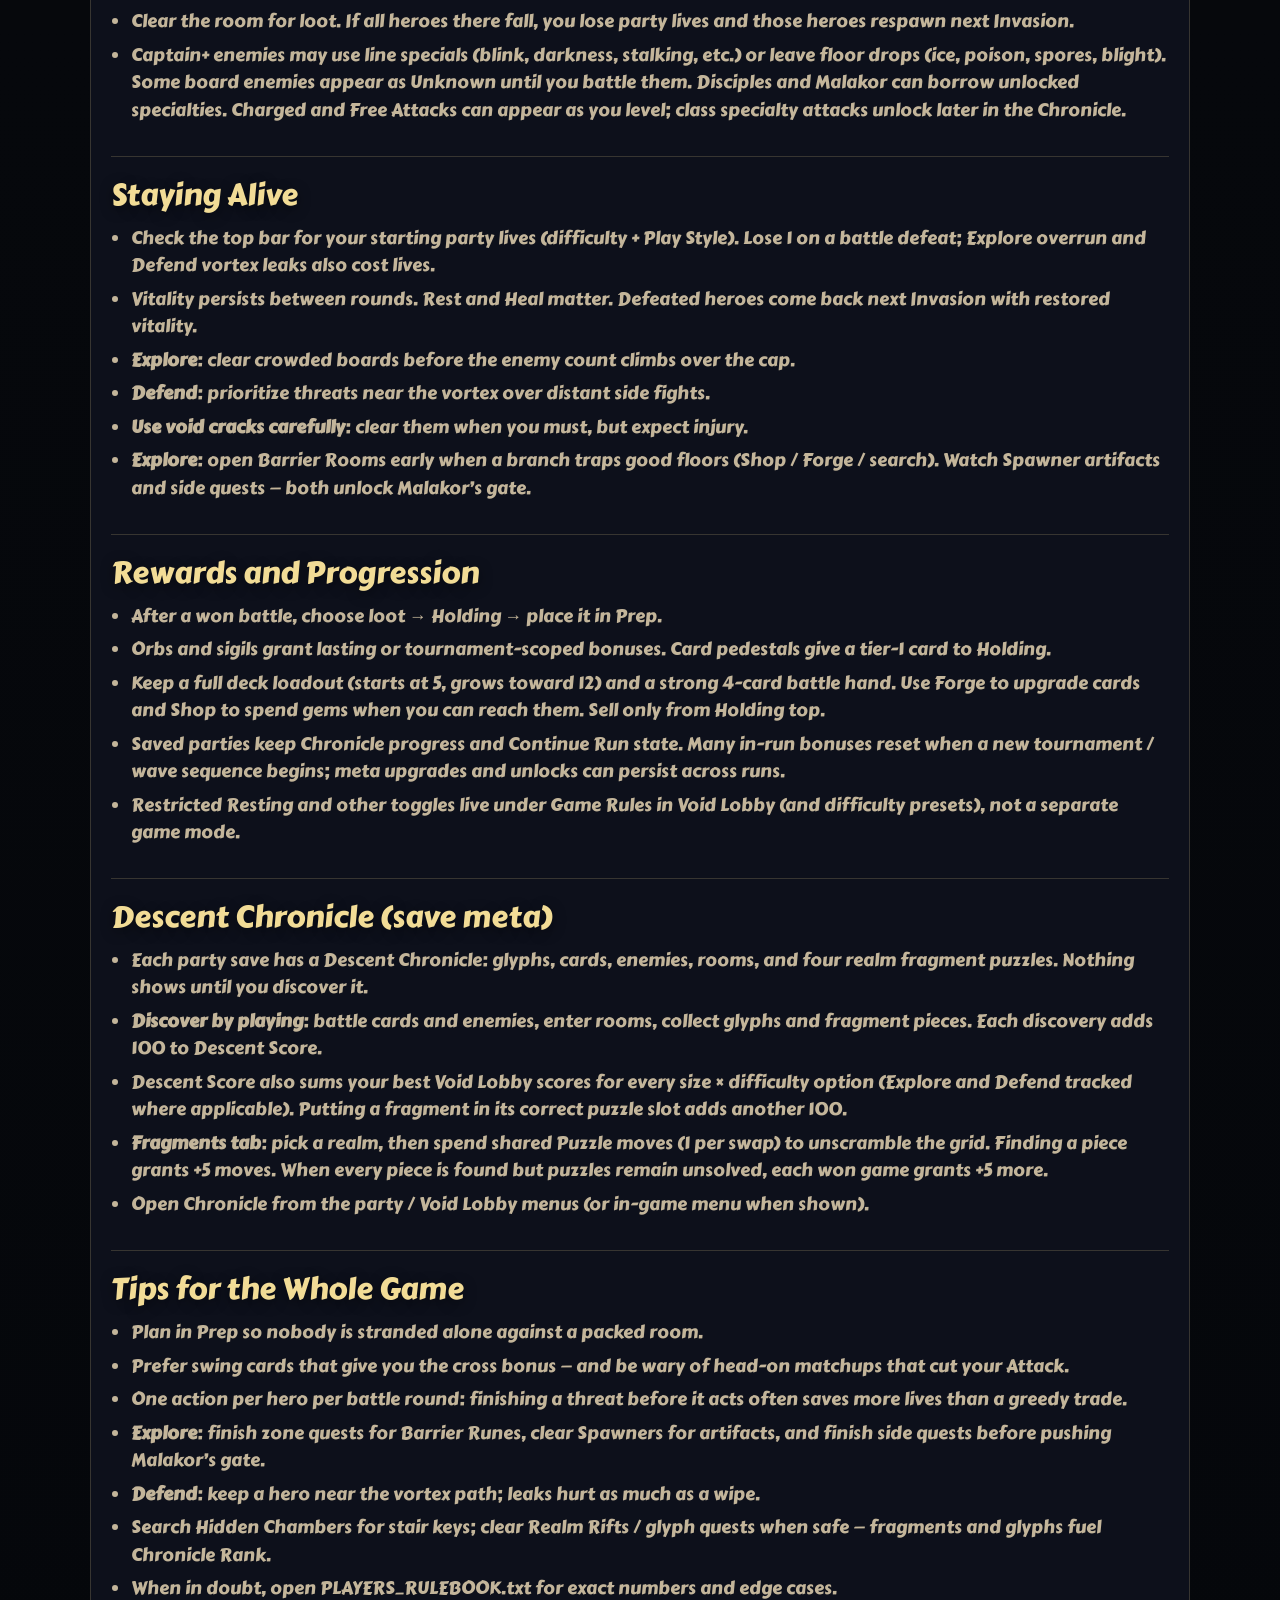
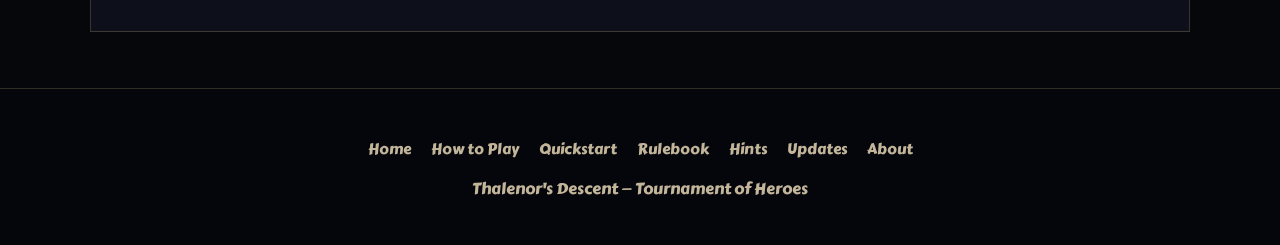
<file: quickstart.html>
<!DOCTYPE html>
<html lang="en">
<head>
	<meta charset="utf-8">
	<meta name="viewport" content="width=device-width, initial-scale=1">
	<title>Quickstart — Thalenor&#x27;s Descent</title>
	<meta name="description" content="Player guide / quickstart for Thalenor&#x27;s Descent.">
	<link rel="icon" href="assets/images/icon.png" type="image/png">
	<link rel="stylesheet" href="styles.css">
</head>
<body>
	<a class="skip-link" href="#main">Skip to content</a>

	<header class="site-header">
		<div class="wrap site-header__inner">
			<a class="brand" href="index.html" aria-label="Thalenor's Descent home">
				<img src="assets/images/logo.png" alt="Thalenor's Descent" width="220" height="80" decoding="async">
			</a>

			<nav class="site-nav" aria-label="Primary">
				<a href="index.html">Home</a>
				<details class="nav-group" open>
					<summary aria-current="page">Guides</summary>
					<div class="nav-group__menu">
						<a href="how-to-play.html">How to Play</a>
						<a href="quickstart.html" aria-current="page">Quickstart</a>
						<a href="rulebook.html">Rulebook</a>
						<a href="hints.html">Hints</a>
					</div>
				</details>
				<a href="updates.html">Updates</a>
				<a href="about.html">About</a>
				<a class="nav-cta" href="https://store.steampowered.com/app/4846410/" rel="noopener noreferrer">Wishlist</a>
			</nav>

		</div>
	</header>

	<main id="main">
		<div class="wrap page-hero">
			<p class="kicker">Player guide</p>
			<h1>Quickstart</h1>
			<p>Get from first launch to a solid first tournament. For edge cases, see the <a href="rulebook.html">Rulebook</a>.</p>
			<p class="doc-actions"><a class="btn ghost" href="docs/PLAYER_GUIDE.txt" download>Download PLAYER_GUIDE.txt</a></p>
		</div>
		<div class="wrap doc-page">
			<article class="doc-article">
<p>For full rules and edge cases, see PLAYERS_RULEBOOK.txt. This guide gets you from first launch to a solid first run.</p>
<h2>QUICKSTART — Get Playing in Minutes</h2>
<ol>
<li><strong>START A RUN</strong> — From the main menu: Create New Party (or open Saved Parties), then Enter the Void. That opens the Void Lobby — the hub for every run. In Void Lobby set Play Style (Explore or Defend), world size, difficulty, and Game Rules, then Start New Run, Continue Run, or Multiplayer. How to Play (on the world-size path) opens a short sandbox tutorial with no save slot. Before a new run, Choose Your Heroes: pick avatar, class, and name for each realm (or Generate Random).</li>
<li><strong>TWO PLAY STYLES (EQUAL)</strong><ul><li><strong>Explore</strong>: a living labyrinth. Prep, move, clash, clear Spawners and side quests, unlock the Boss Gate, defeat Malakor, and clear living enemies.</li><li><strong>Defend</strong>: a wave arena around a center vortex. Clear each wave’s enemies before they reach the vortex (leaks cost party lives). Claim Wave Complete rewards and Journey Points, then push deeper into Abyssal waves.</li><li>Both use the same party, Prep, battles, and full hand of four. Pick either in Void Lobby; neither is a separate mode of the game.</li></ul></li>
<li>EACH ROUND HAS THREE THINGS YOU CONTROL (both play styles) Shared loop for Explore and Defend:</li>
</ol>
<p class="doc-letter"><strong>A. PREP (Selection)</strong></p>
<ul>
<li>For each highlighted hero:<ol><li>Optionally place Holding cards into slots (or discard if allowed). Battlescars and Cursed cards cannot be discarded.</li><li>Choose an action:<ul><li><strong>BATTLE</strong>: Pick a gold-highlighted destination (click or drag the hero). They fight if enemies share that room after moves.</li><li><strong>REST</strong>: Stay put (only on allowed floors; see Rulebook).</li><li><strong>SEARCH</strong>: Dig your home-realm search square when available.</li><li><strong>On Shop / Forge floors</strong>: open Shop or Forge from the menu without replacing your Prep action.</li></ul></li></ol></li>
</ul>
<p class="doc-letter"><strong>B. HERO MOVEMENT</strong></p>
<ul>
<li>Battle heroes move. Landing on orbs, card pedestals, or sigils collects them. Crossing a void crack injures vitality until after the next battle; landing on the crack clears it.</li>
</ul>
<p class="doc-letter"><strong>C. BATTLES</strong></p>
<ul>
<li>Every room with heroes and enemies battles. Drag a battle card onto an enemy (or double-click). Each hero acts once per battle round, then enemies strike. Win = loot; if all heroes on that room fall, you lose party lives.</li>
<li><strong>Watch attack arrows</strong>: cross directions raise your Attack; head-on directions lower yours. Crits and focus come from the cards you play.</li>
</ul>
<ol>
<li><strong>WIN AND LOSE</strong><ul><li>Party lives depend on difficulty and Play Style (shown in the top bar). Explore examples: Easy 7, Normal 5, Nightmare 3. Defend starts at 4 on every difficulty. Lose one when a hero dies in battle. Explore: also when too many enemies are on the board at round start (over the enemy cap, if overrun is on). Defend: also when an enemy reaches the center vortex (a leak).</li><li><strong>Explore win</strong>: defeat Malakor (Boss Gate) and clear living enemies — unlock the gate with Spawner artifacts + side quests, then gather.</li><li><strong>Defend</strong>: clear each wave for rewards and Journey Points; game over at 0 party lives. High Journey Points are tracked per saved party.</li><li>Game over at 0 party lives in either Play Style.</li></ul></li>
</ol>
<p>That’s enough to play. Read below when you want more confidence.</p>
<h2>Understanding the Flow</h2>
<h3>VOID LOBBY</h3>
<p>Create Party / Saved Parties → Enter the Void → Void Lobby. Choose Explore or Defend, world size (Explore: How to Play through Colossal; Defend: How to Play + Small), difficulty, and Game Rules. Start New Run, Continue Run, or Multiplayer. Classes and kits follow the class you pick in Choose Your Heroes (Crusader, Reaper, Strider, Occultist) — not the realm corner alone.</p>
<h3>ROUND LOOP (shared)</h3>
<p class="doc-flow-label"><strong>Invasion (round start)</strong></p>
<p class="doc-flow">→ Titles; defeated heroes respawn; enemies move; new spawns; pickups/hazards expire or appear (from round 2+).</p>
<p>Defend: enemies path toward the vortex; Scavengers may steal search loot on the way.</p>
<p class="doc-flow-label"><strong>Prep</strong></p>
<p class="doc-flow">→ Place Holding cards if you want, then Battle / Rest / Search.</p>
<p class="doc-flow-label"><strong>Hero movement</strong></p>
<p class="doc-flow">→ Battle heroes move; collect pickups; floor hazards apply.</p>
<p class="doc-flow-label"><strong>Battles</strong></p>
<p class="doc-flow">→ One room at a time until cleared or your heroes fall.</p>
<p class="doc-flow-label"><strong>After each battle</strong></p>
<p class="doc-flow">→ Summary, then loot for heroes who fought.</p>
<p class="doc-flow-label"><strong>Cleanup</strong></p>
<p class="doc-flow">→ Next round begins with Invasion.</p>
<p>Defend: when the wave roster is clear, Wave Complete rewards play, then the board reshuffles for the next wave.</p>
<p>Plan in Prep: who fights where, who rests, who searches. Keep party lives up — Explore by clearing pressure; Defend by stopping vortex leaks.</p>
<h2>Prep Phase — What to Do and Why</h2>
<ul>
<li>One hero at a time. Finish that hero before the next is selected. Prep order follows the four realms (Frostfall, Dustveil, Everglade, Shadowfen). Battle hands line up Frostfall, Shadowfen, Dustveil, Everglade.</li>
<li><strong>Holding</strong>: new cards and shop buys wait here. Place into deck loadout, Stat Cards, modifiers, Extra, or discard (if allowed). The battle hand always shows 4 playable cards from your loadout — keep it full (replace only; never leave an empty battle slot). Shop → Sell sells the Holding top card for gems; you cannot sell from the battle loadout.</li>
<li>Battle vs Rest vs Search:<ul><li><strong>Battle</strong>: move and fight. Gold = reachable (range, voids, crystals, full rooms, and party tether all matter).</li><li><strong>Rest: recover without fighting</strong> — only on allowed floors.</li><li><strong>Search</strong>: dig your home search room for gems and finds (and fragments when not diverted to a Realm Rift).</li></ul></li>
<li><strong>Shop / Forge</strong>: stand on the floor, open the tab, spend gems / forge points. Does not replace your Prep choice.</li>
<li>Click a hero to focus the camera; click again to zoom out. In Prep, selecting a hero can enter move mode for a Battle destination.</li>
</ul>
<h2>Movement and the Board</h2>
<ul>
<li>Gold highlights = valid destinations.</li>
<li>Void cracks block range past them; you can land on the crack to clear it (and take void injury until after the next battle).</li>
<li>Crystals block a single square. Rooms hold at most 4 pawns.</li>
<li><strong>Party tether</strong>: stay within the tether distance of every other hero (difficulty and Play Style change the room count). Yellow border lines show the tether edge.</li>
<li><strong>Explore</strong>: Barrier Rooms seal maze branches. Finish every quest in the zone to receive that realm’s Barrier Rune, then move the matching-realm hero into the Barrier Room to clear it.</li>
<li><strong>Defend</strong>: walls stay for the run; between waves, some rooms reshuffle while you regroup at the vortex.</li>
<li><strong>Special floors matter</strong>: Thorns hurt as you step; Sprint boosts range; Sludge slows; Bugs locks focus; Quick Sand is deadly if you linger; teleports move the whole party when all four stand together.</li>
</ul>
<h2>Explore — Dungeons, Quests, and Malakor</h2>
<ul>
<li>Locked disciple / rift stairs need a realm key from a Hidden Chamber. Dig the chamber entrance’s last search square to reveal it; gather the party to enter. Matching-realm hero takes the key.</li>
<li><strong>Disciple scrolls / Realm Rifts</strong>: unlock → clear floors → claim glyph or fragment at the Summon Room → Surface Staircase home (or seal the rift).</li>
<li>Clear Spawners to recover Spawner artifacts (top-bar tally). When all artifacts and side quests are done, gather at the Boss Gate for Malakor.</li>
<li>Watch the top-bar quest line inside side-quest dungeons.</li>
</ul>
<h2>Defend — Waves and the Vortex</h2>
<ul>
<li>Enemies spawn from open Spawners toward a wave quota, then a disciple pack arrives after a short countdown. Clear every living wave enemy (vortex leaks remove that enemy but cost a party life).</li>
<li>Wave Complete grants Journey Points, forge tokens, gems, and +1 party life, then the board reshuffles for the next wave.</li>
<li><strong>Stop leaks</strong>: fight on the path to the vortex; do not let minions walk in.</li>
<li><strong>Scavengers steal from search rooms before fleeing</strong> — clear them or lose finds.</li>
</ul>
<h2>Battles — How to Fight</h2>
<ul>
<li>Drag a battle card onto an enemy, or double-click to repeat / default to the strongest attacker. Each hero acts once per battle round.</li>
<li>Directional swings:<ul><li>Arrow on your card = directional; no arrow = regular.</li><li>Enemy arrow = their next swing.</li><li><strong>Cross (perpendicular) arrows</strong>: your attack gets +30%.</li><li><strong>Head-on (opposite) arrows</strong>: your attack gets −30%.</li><li>Same direction or a regular side: base Attack (no swing change).</li></ul></li>
<li><strong>Dice</strong>: each side rolls 1–100. Roll ≥ (100 − Focus) = hit (Focus 70 → need 30+). Dice bonuses are +N on your roll. If both hit, both deal full attack damage. Hero crits (from the card) deal full damage and take none that clash.</li>
<li><strong>Heal</strong>: restores the acting hero’s vitality with no clash. Block: you don’t roll to hit; you reduce incoming damage. At most one Heal and one Block in the hand of four.</li>
<li>Clear the room for loot. If all heroes there fall, you lose party lives and those heroes respawn next Invasion.</li>
<li>Captain+ enemies may use line specials (blink, darkness, stalking, etc.) or leave floor drops (ice, poison, spores, blight). Some board enemies appear as Unknown until you battle them. Disciples and Malakor can borrow unlocked specialties. Charged and Free Attacks can appear as you level; class specialty attacks unlock later in the Chronicle.</li>
</ul>
<h2>Staying Alive</h2>
<ul>
<li>Check the top bar for your starting party lives (difficulty + Play Style). Lose 1 on a battle defeat; Explore overrun and Defend vortex leaks also cost lives.</li>
<li>Vitality persists between rounds. Rest and Heal matter. Defeated heroes come back next Invasion with restored vitality.</li>
<li><strong>Explore</strong>: clear crowded boards before the enemy count climbs over the cap.</li>
<li><strong>Defend</strong>: prioritize threats near the vortex over distant side fights.</li>
<li><strong>Use void cracks carefully</strong>: clear them when you must, but expect injury.</li>
<li><strong>Explore</strong>: open Barrier Rooms early when a branch traps good floors (Shop / Forge / search). Watch Spawner artifacts and side quests — both unlock Malakor’s gate.</li>
</ul>
<h2>Rewards and Progression</h2>
<ul>
<li>After a won battle, choose loot → Holding → place it in Prep.</li>
<li>Orbs and sigils grant lasting or tournament-scoped bonuses. Card pedestals give a tier-1 card to Holding.</li>
<li>Keep a full deck loadout (starts at 5, grows toward 12) and a strong 4-card battle hand. Use Forge to upgrade cards and Shop to spend gems when you can reach them. Sell only from Holding top.</li>
<li>Saved parties keep Chronicle progress and Continue Run state. Many in-run bonuses reset when a new tournament / wave sequence begins; meta upgrades and unlocks can persist across runs.</li>
<li>Restricted Resting and other toggles live under Game Rules in Void Lobby (and difficulty presets), not a separate game mode.</li>
</ul>
<h2>Descent Chronicle (save meta)</h2>
<ul>
<li>Each party save has a Descent Chronicle: glyphs, cards, enemies, rooms, and four realm fragment puzzles. Nothing shows until you discover it.</li>
<li><strong>Discover by playing</strong>: battle cards and enemies, enter rooms, collect glyphs and fragment pieces. Each discovery adds 100 to Descent Score.</li>
<li>Descent Score also sums your best Void Lobby scores for every size × difficulty option (Explore and Defend tracked where applicable). Putting a fragment in its correct puzzle slot adds another 100.</li>
<li><strong>Fragments tab</strong>: pick a realm, then spend shared Puzzle moves (1 per swap) to unscramble the grid. Finding a piece grants +5 moves. When every piece is found but puzzles remain unsolved, each won game grants +5 more.</li>
<li>Open Chronicle from the party / Void Lobby menus (or in-game menu when shown).</li>
</ul>
<h2>Tips for the Whole Game</h2>
<ul>
<li>Plan in Prep so nobody is stranded alone against a packed room.</li>
<li>Prefer swing cards that give you the cross bonus — and be wary of head-on matchups that cut your Attack.</li>
<li>One action per hero per battle round: finishing a threat before it acts often saves more lives than a greedy trade.</li>
<li><strong>Explore</strong>: finish zone quests for Barrier Runes, clear Spawners for artifacts, and finish side quests before pushing Malakor’s gate.</li>
<li><strong>Defend</strong>: keep a hero near the vortex path; leaks hurt as much as a wipe.</li>
<li>Search Hidden Chambers for stair keys; clear Realm Rifts / glyph quests when safe — fragments and glyphs fuel Chronicle Rank.</li>
<li>When in doubt, open PLAYERS_RULEBOOK.txt for exact numbers and edge cases.</li>
</ul>
</article>
		</div>
	</main>


	<footer class="site-footer">
		<nav aria-label="Footer">
			<a href="index.html">Home</a>
			<a href="how-to-play.html">How to Play</a>
			<a href="quickstart.html">Quickstart</a>
			<a href="rulebook.html">Rulebook</a>
			<a href="hints.html">Hints</a>
			<a href="updates.html">Updates</a>
			<a href="about.html">About</a>
		</nav>
		<p>Thalenor's Descent — Tournament of Heroes</p>
	</footer>

</body>
</html>
</file>
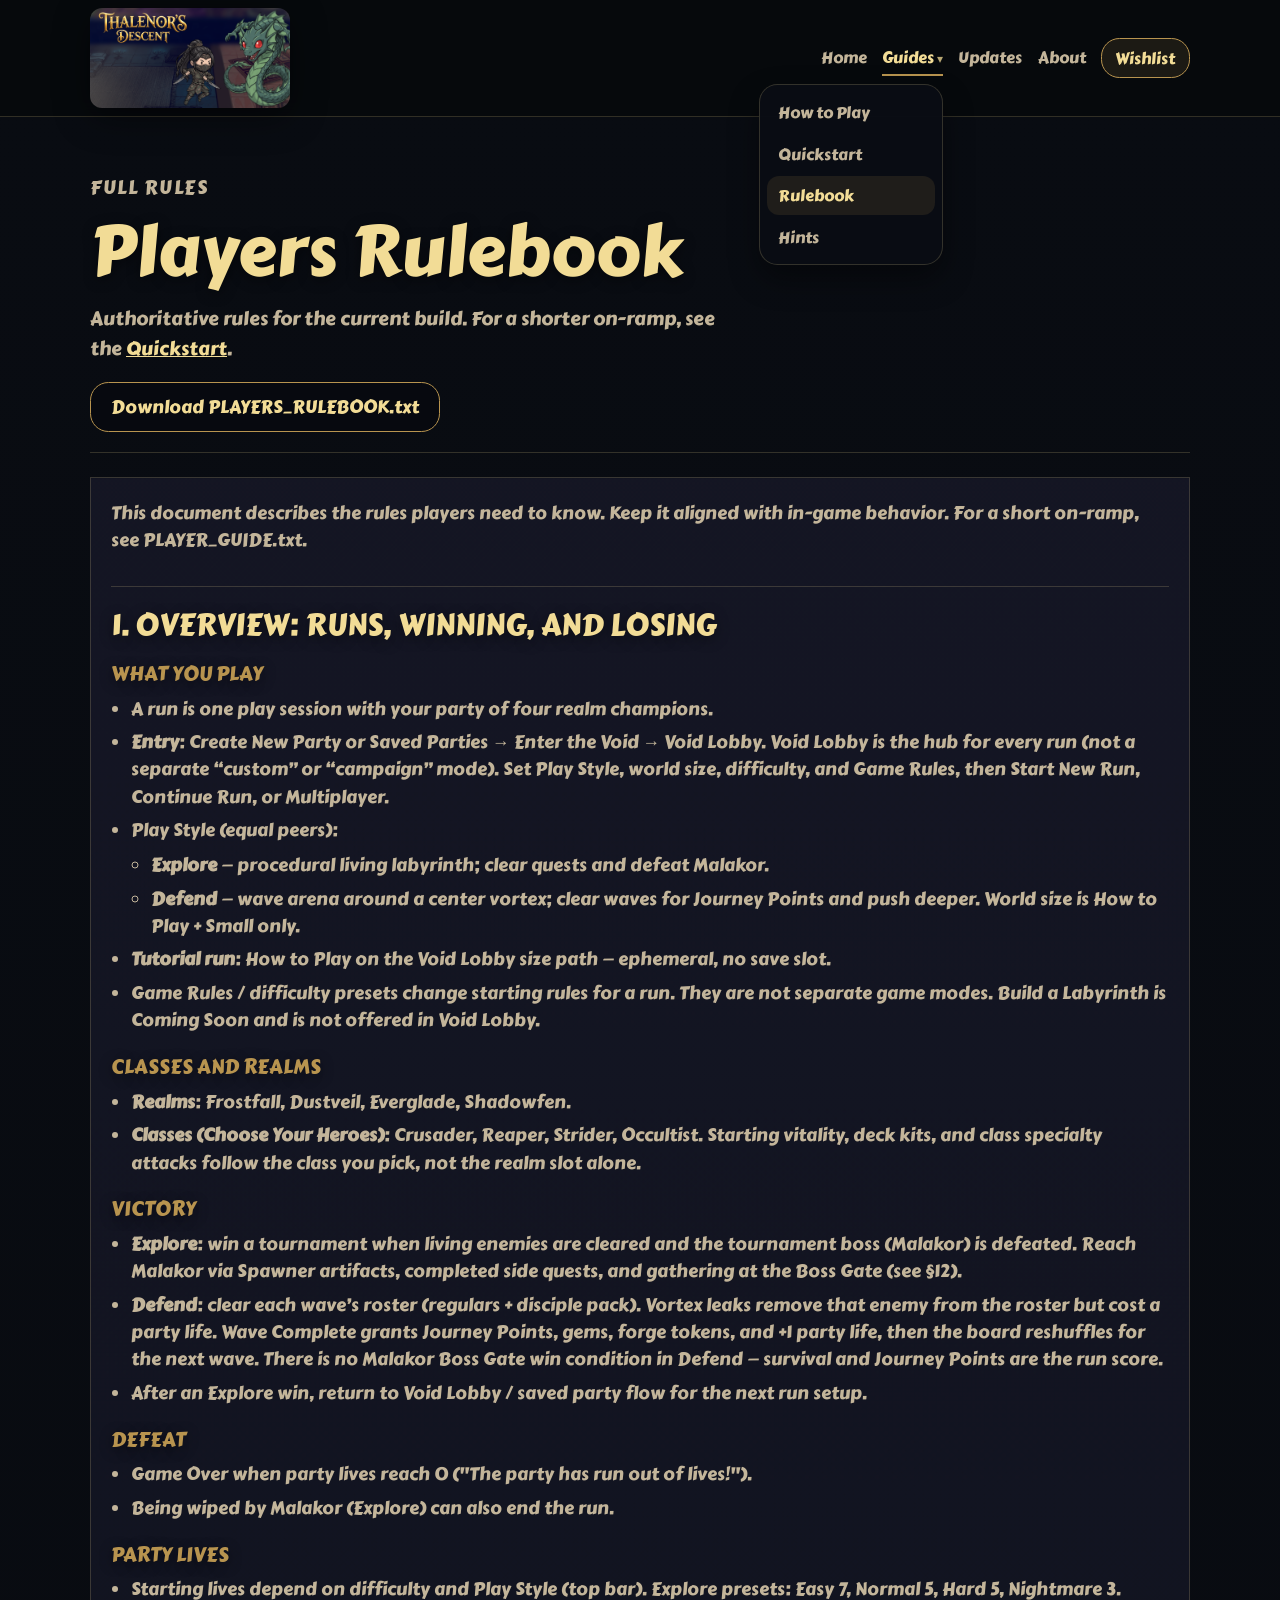
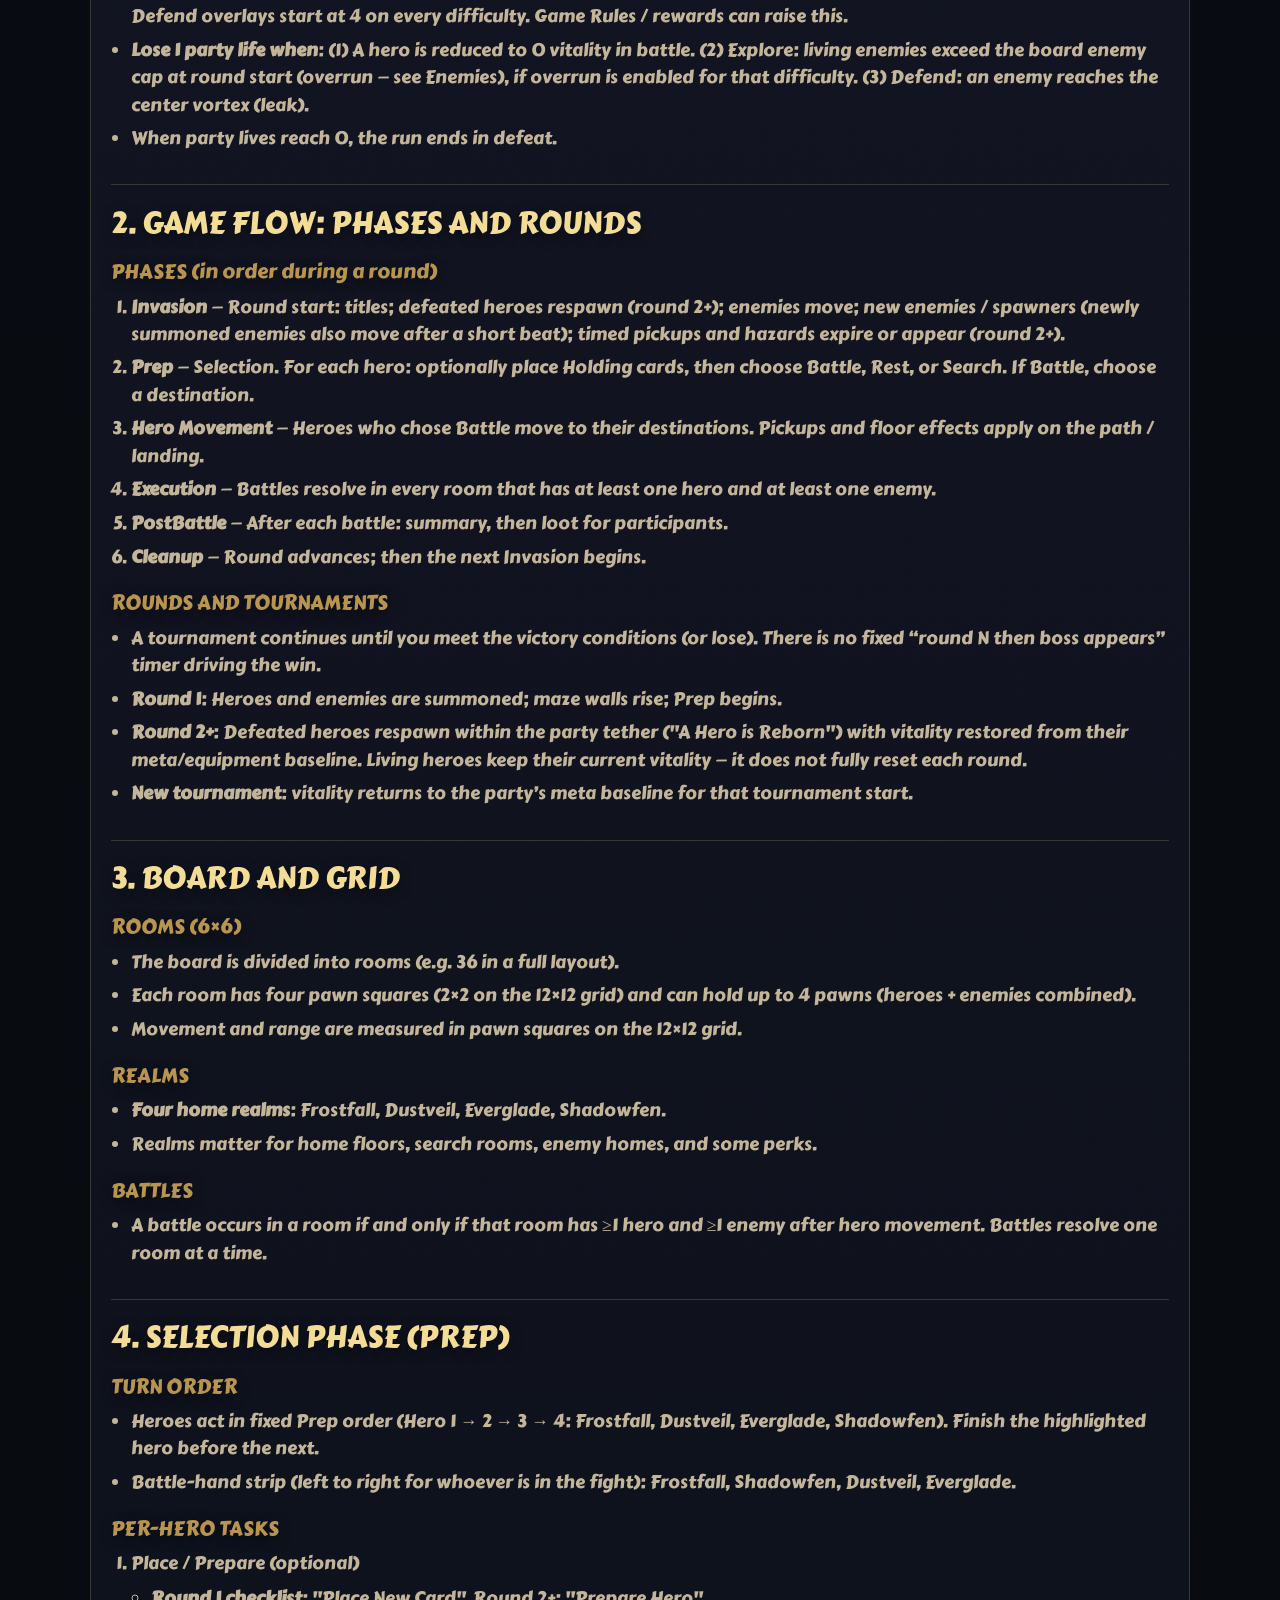
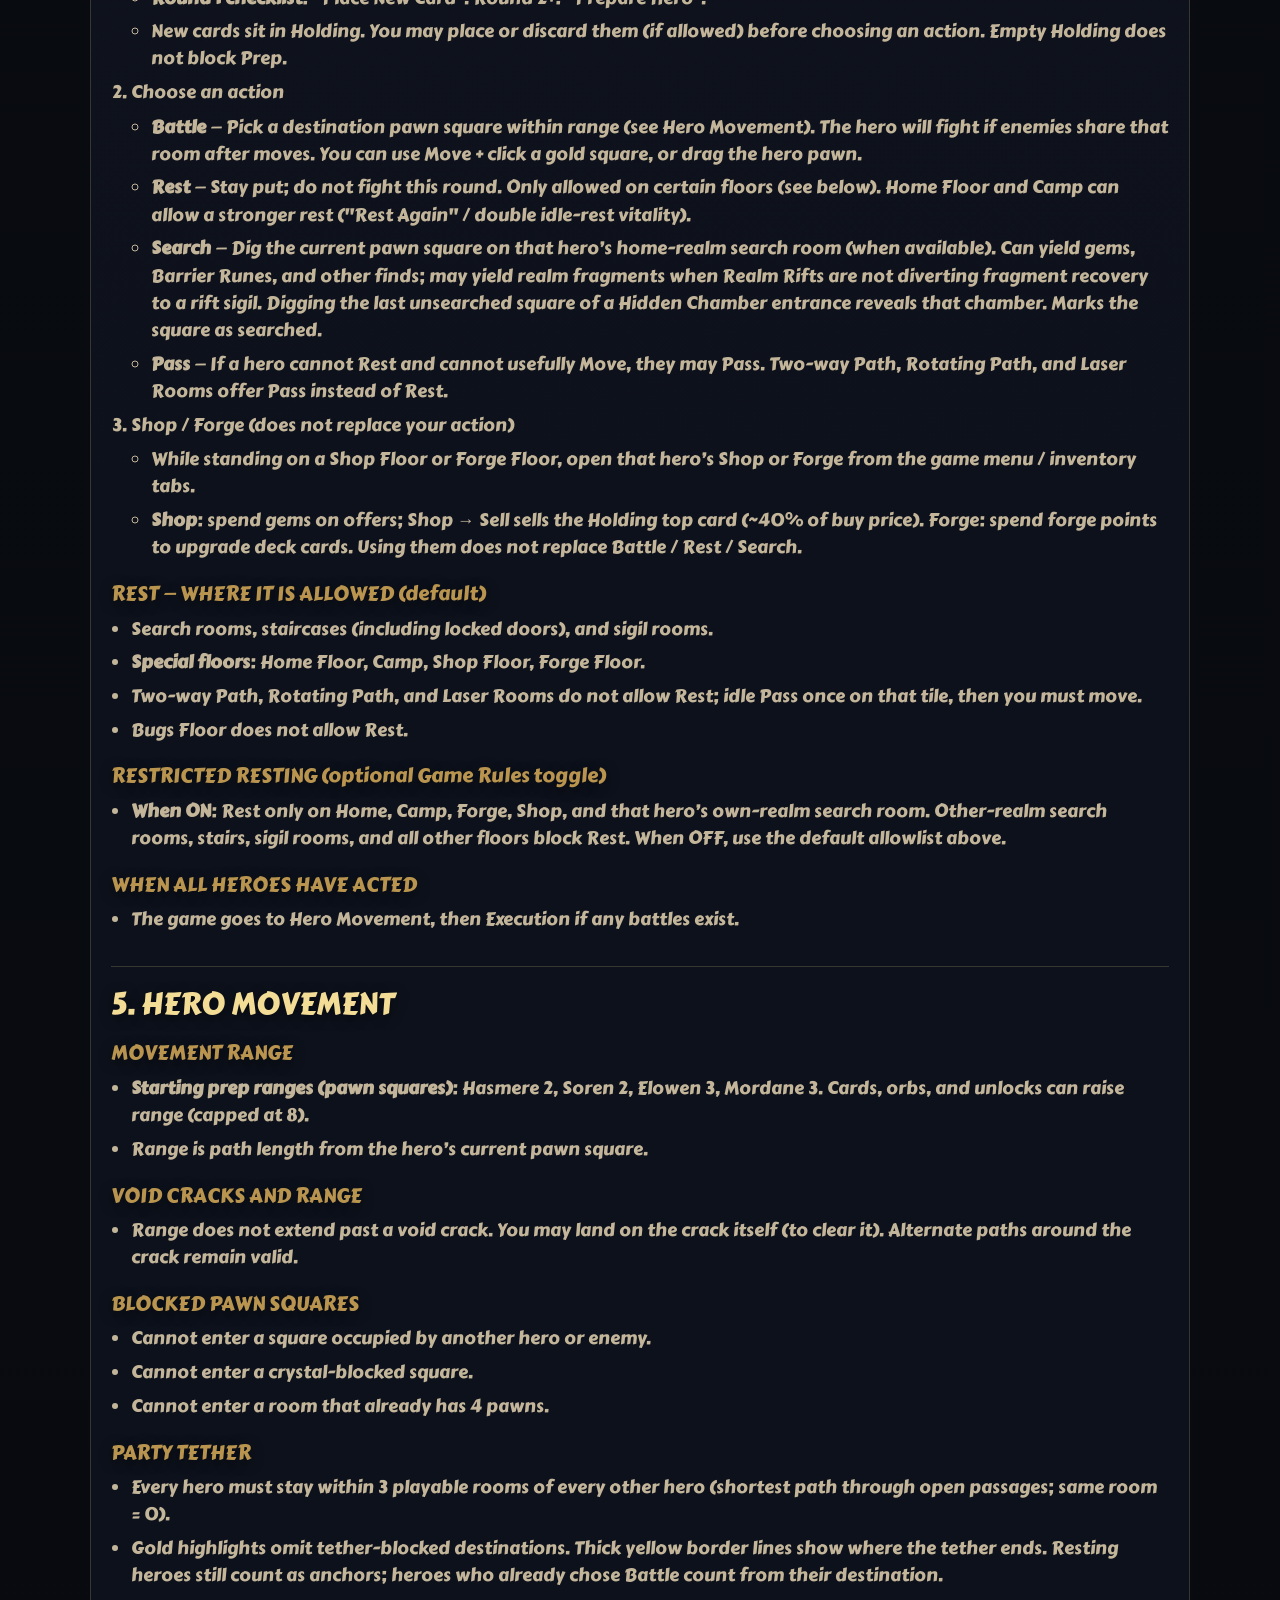
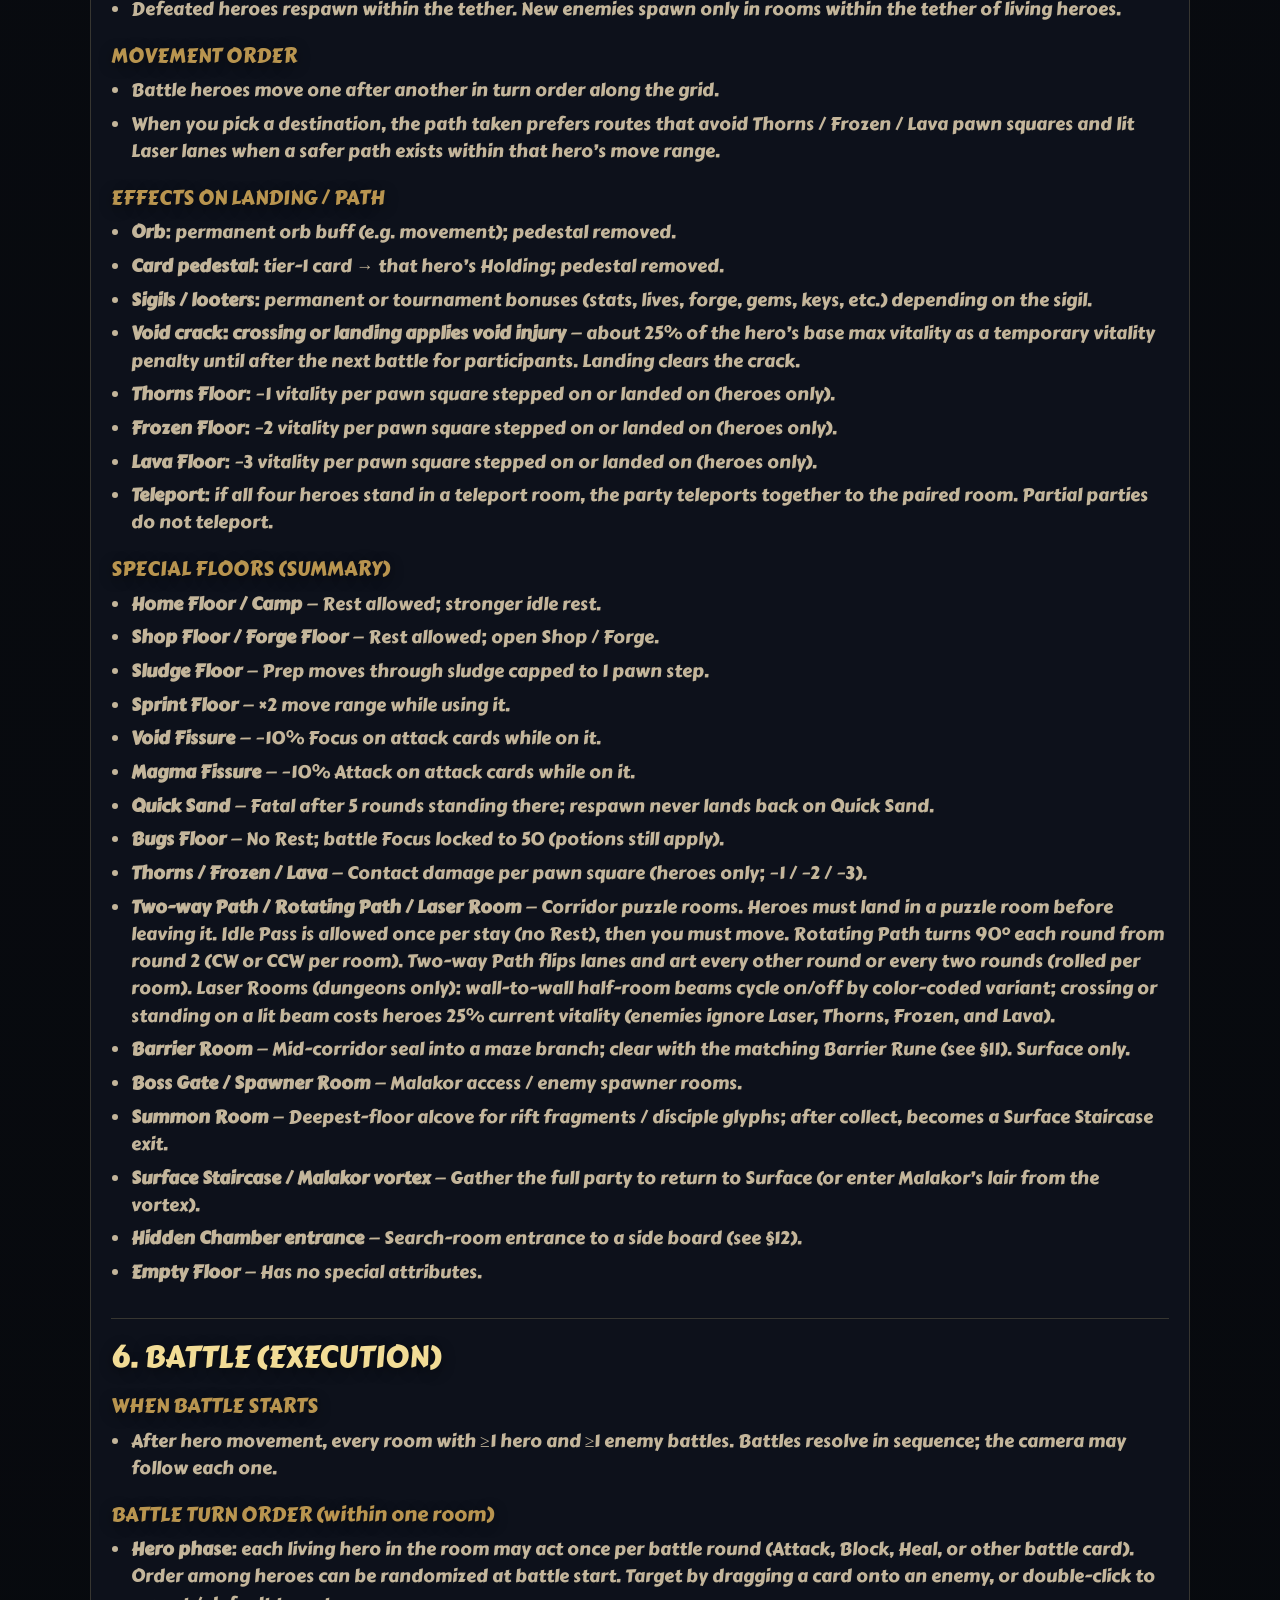
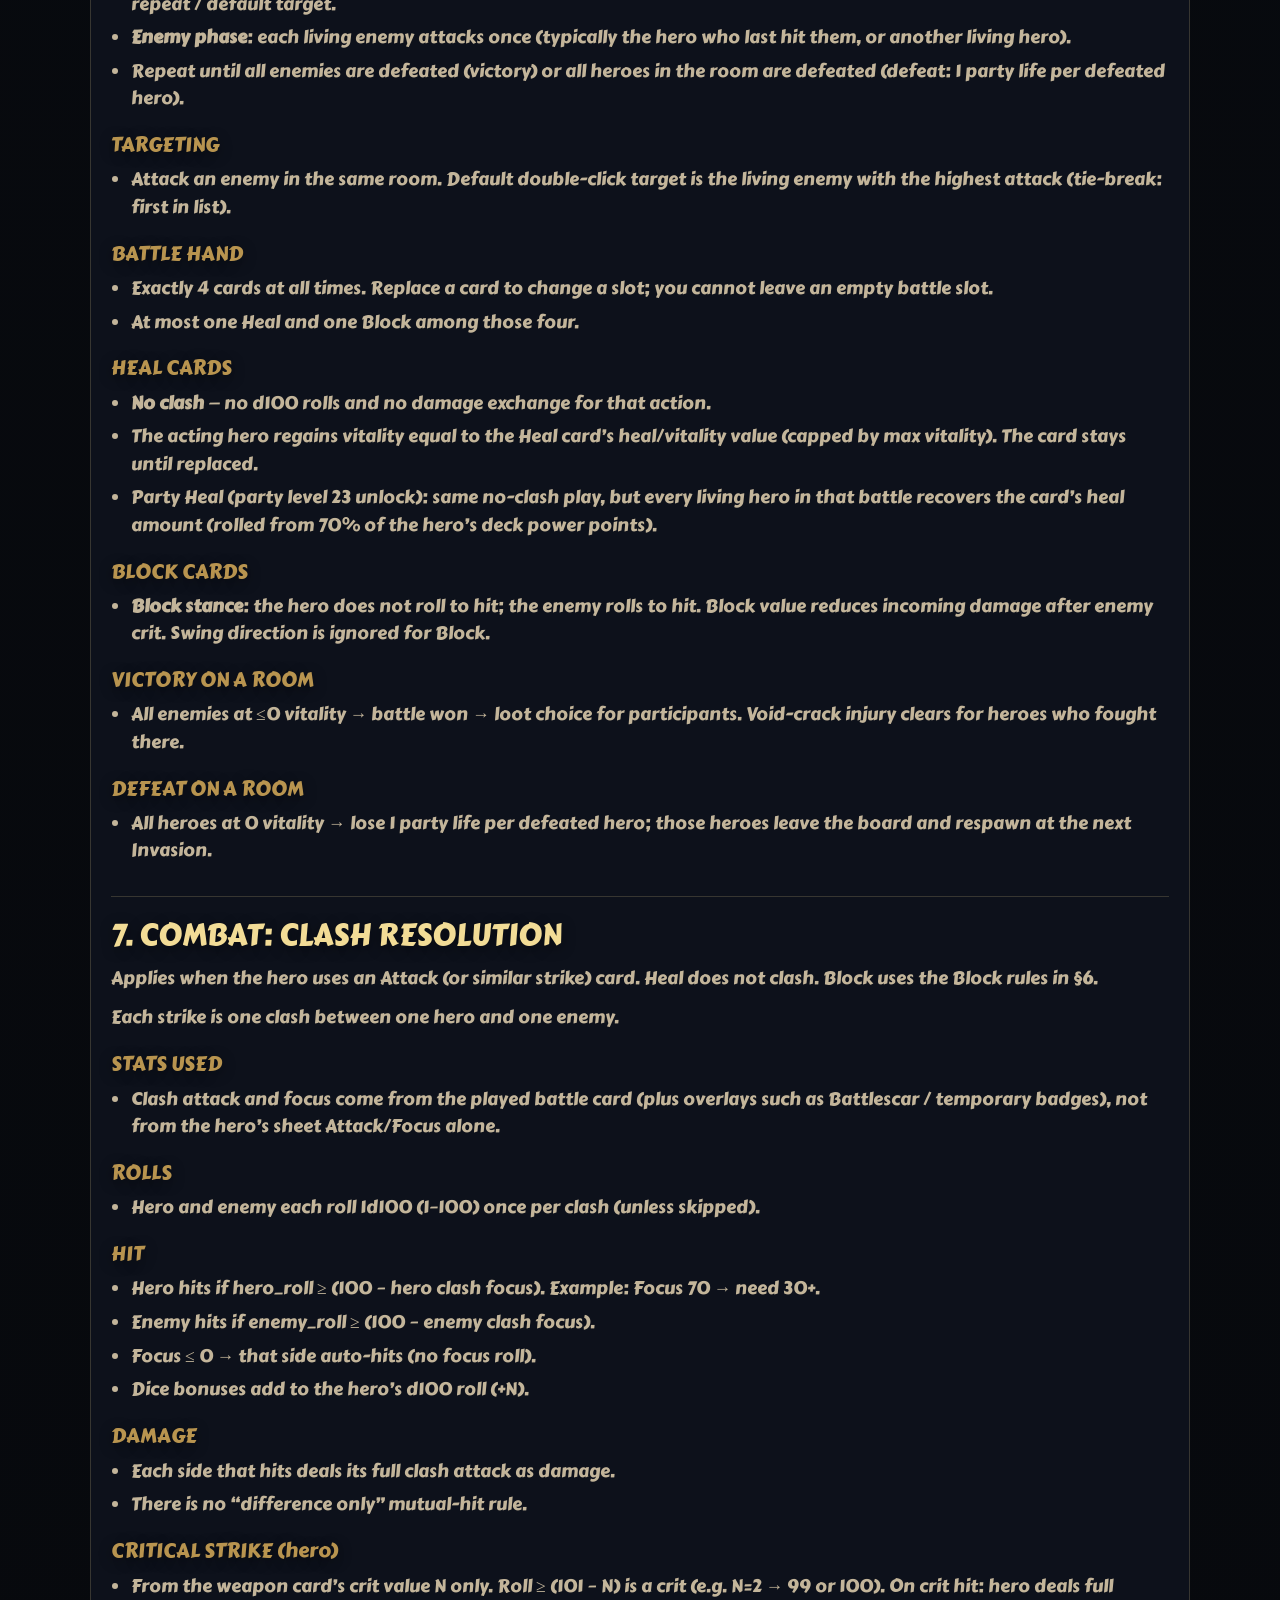
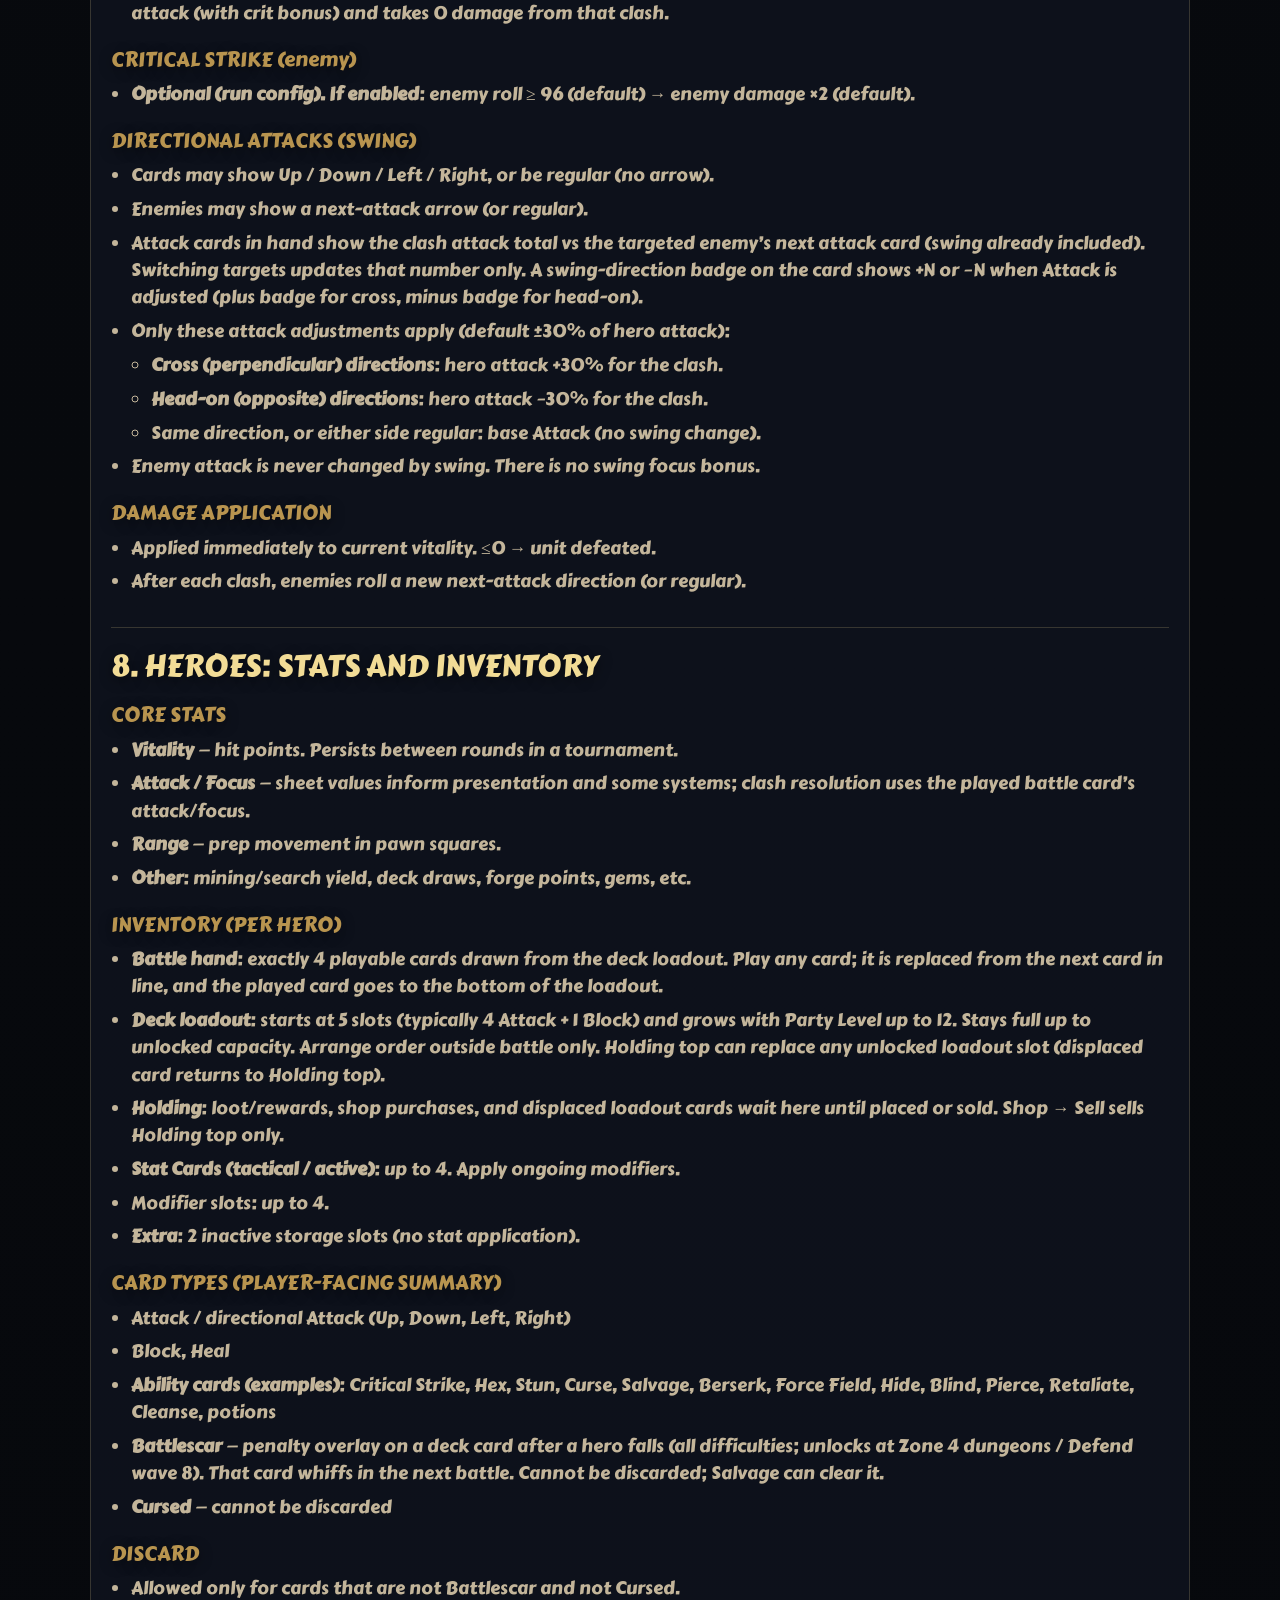
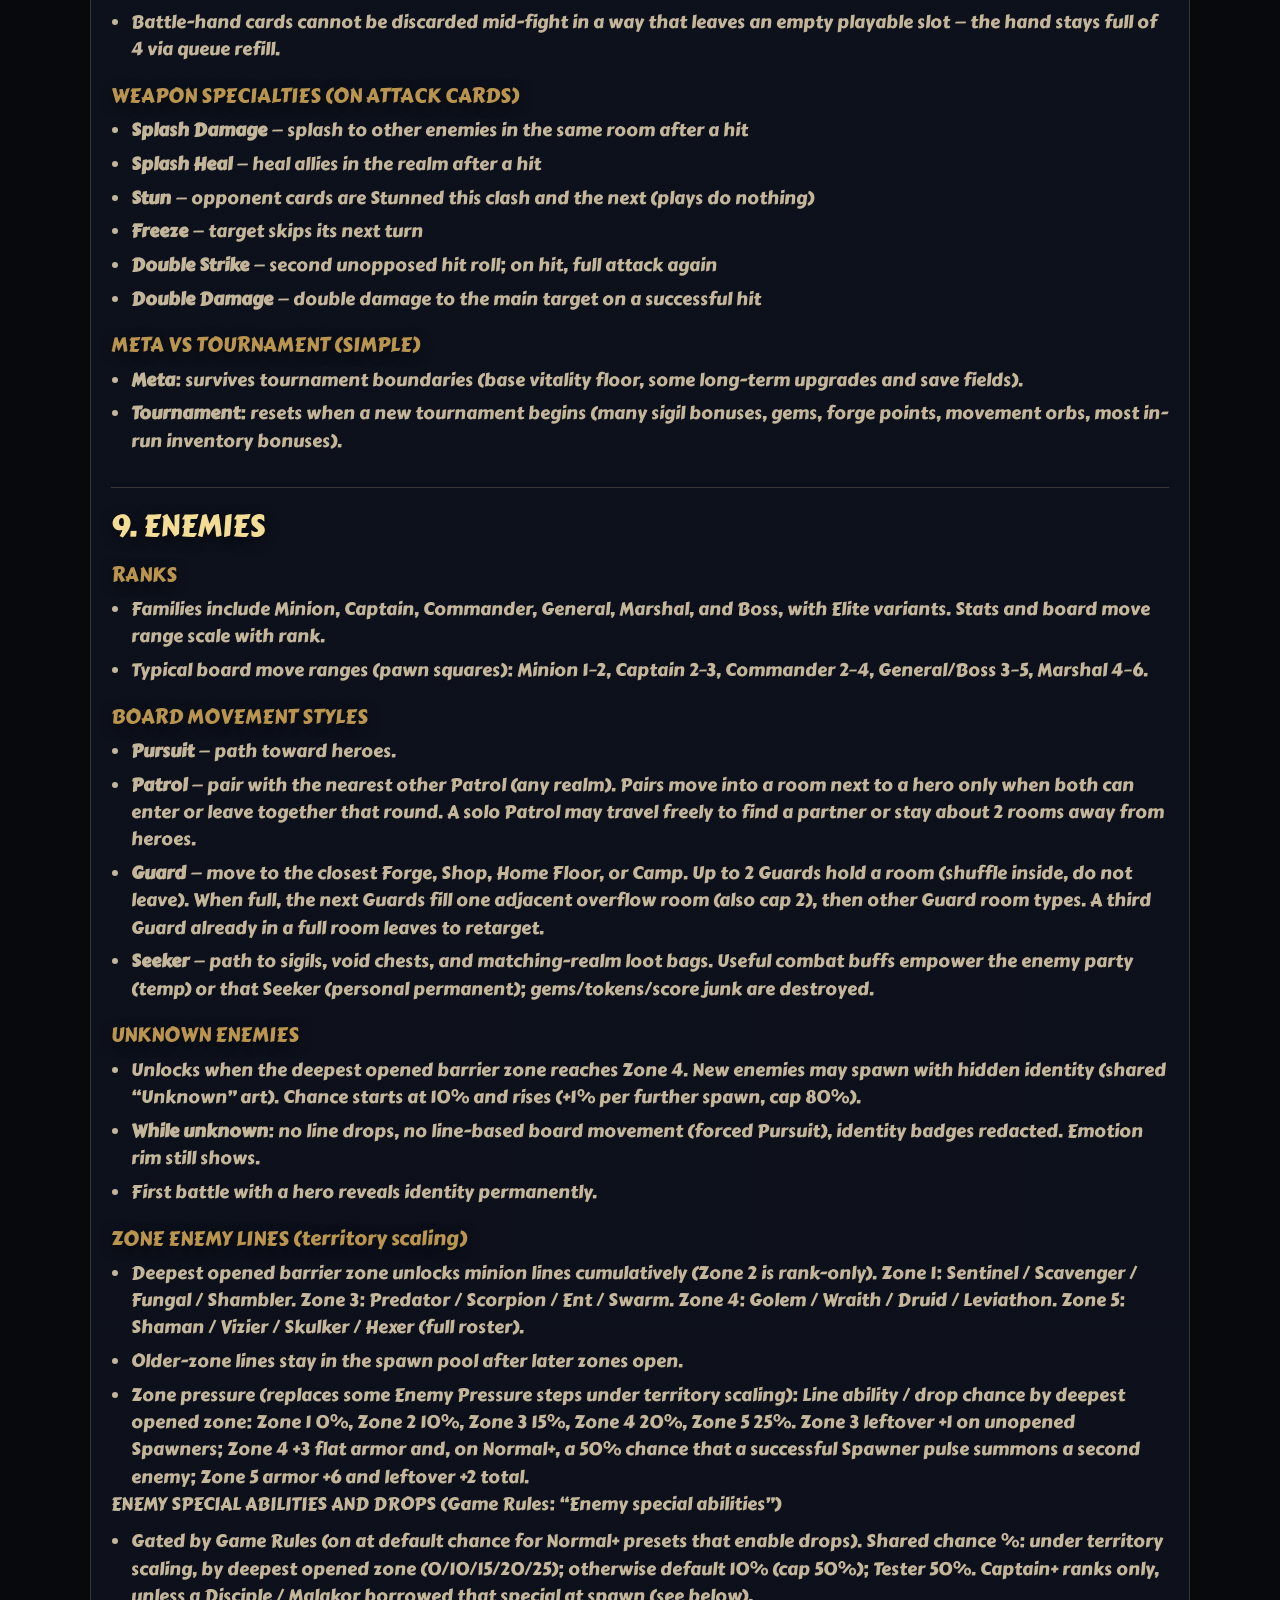
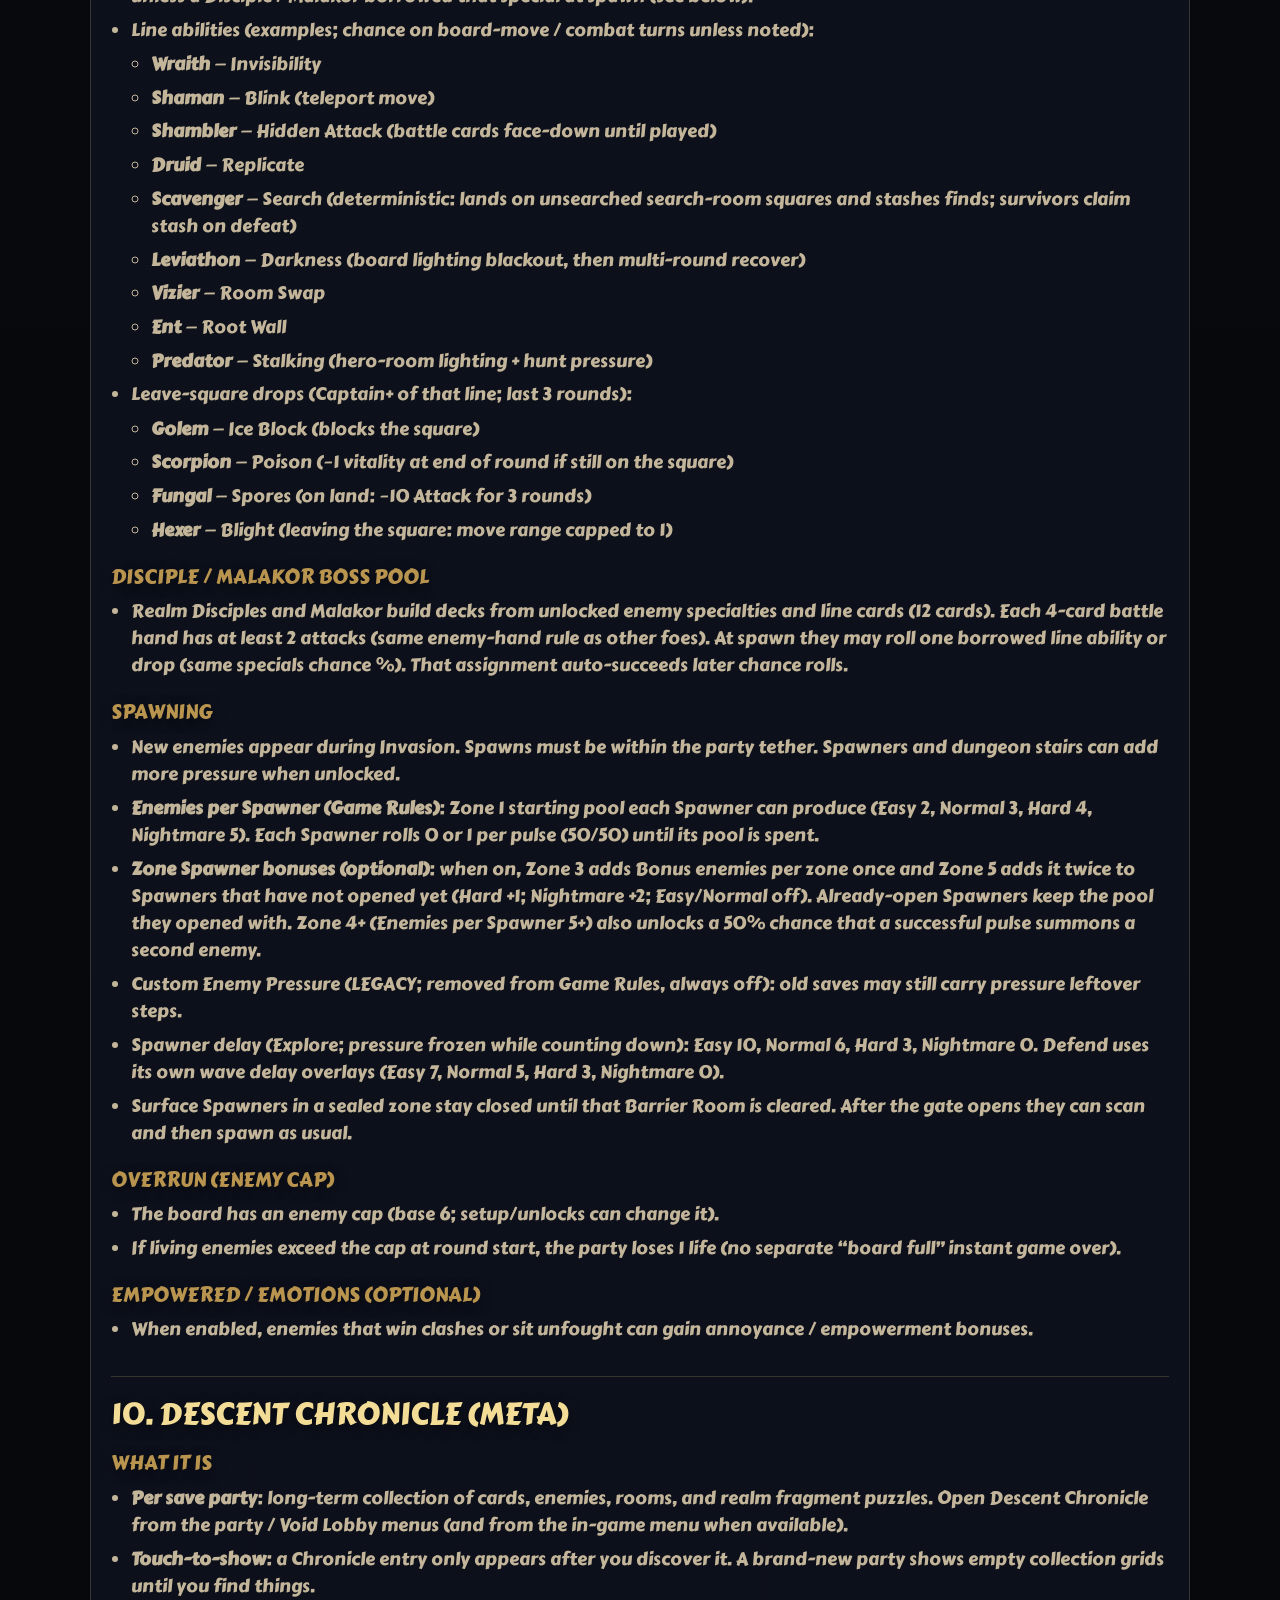
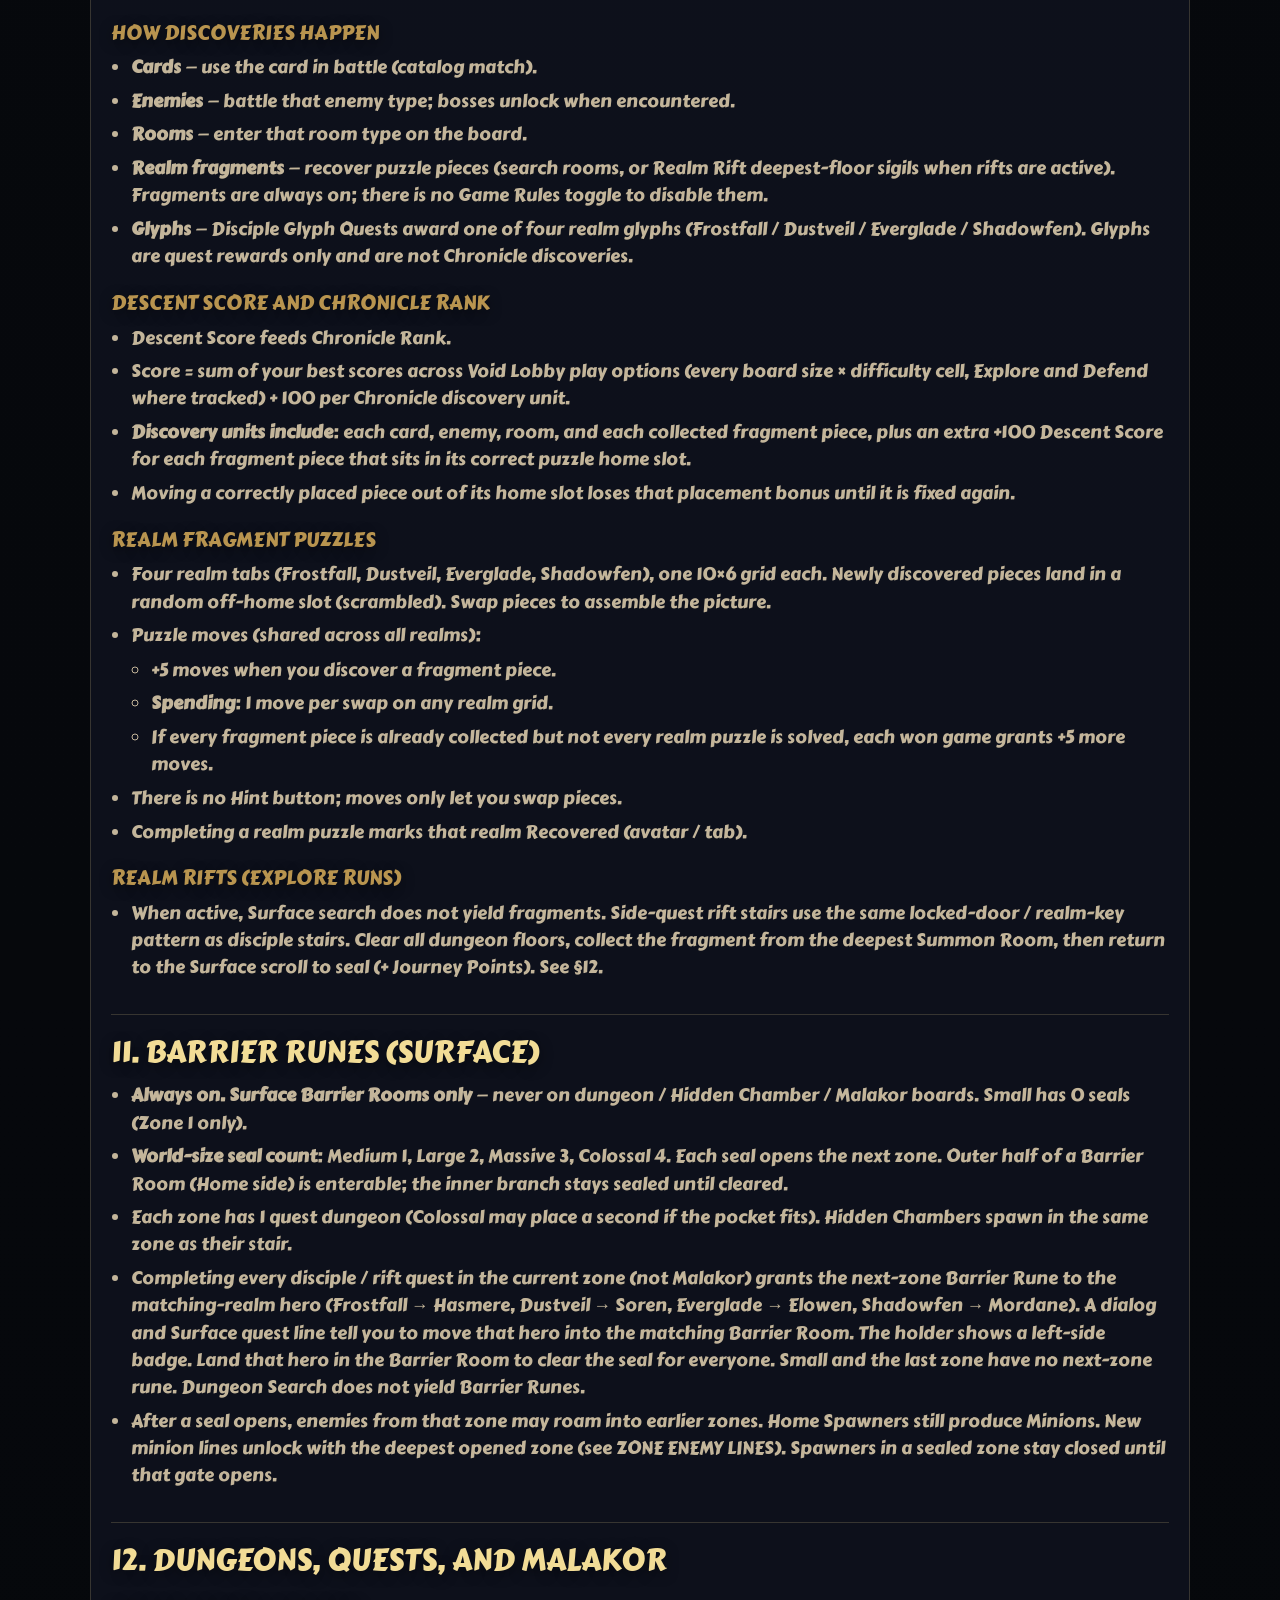
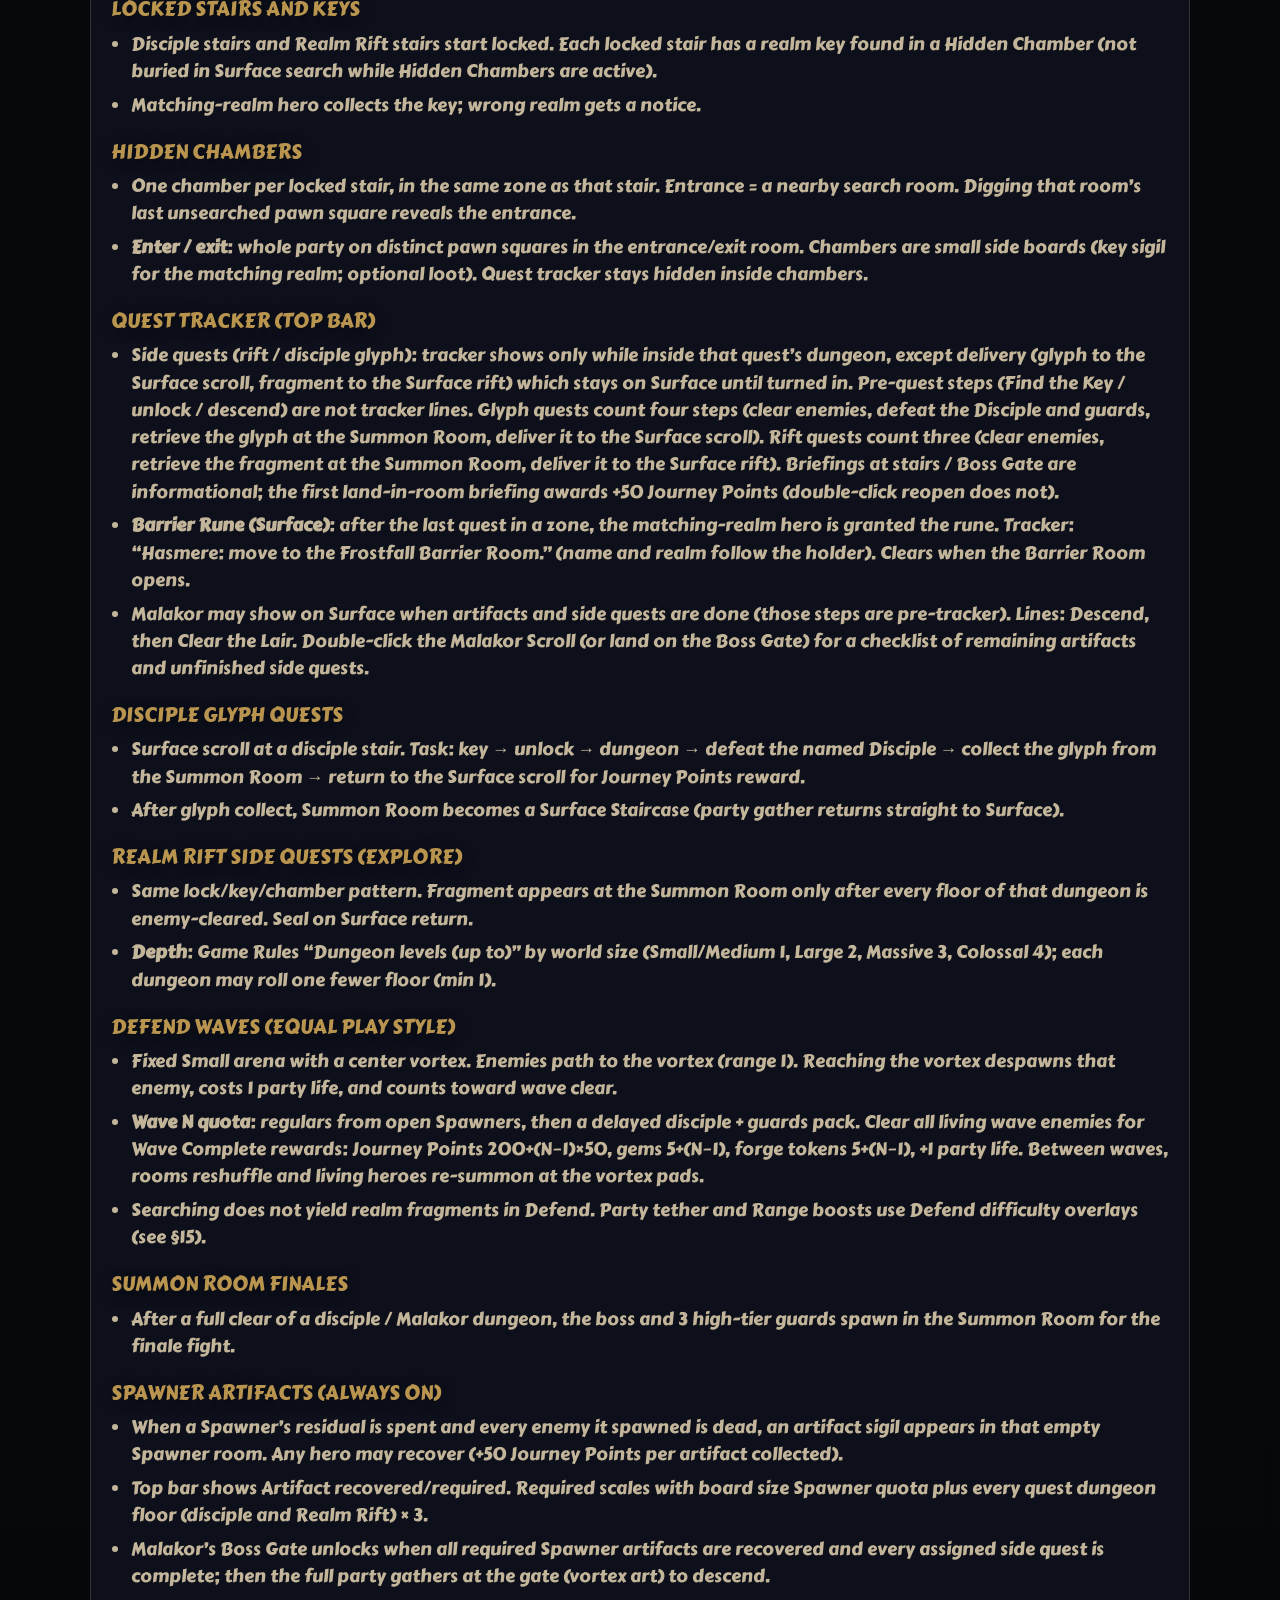
<file: rulebook.html>
<!DOCTYPE html>
<html lang="en">
<head>
	<meta charset="utf-8">
	<meta name="viewport" content="width=device-width, initial-scale=1">
	<title>Rulebook — Thalenor&#x27;s Descent</title>
	<meta name="description" content="Full players rulebook for Thalenor&#x27;s Descent — the single source of truth for gameplay rules.">
	<link rel="icon" href="assets/images/icon.png" type="image/png">
	<link rel="stylesheet" href="styles.css">
</head>
<body>
	<a class="skip-link" href="#main">Skip to content</a>

	<header class="site-header">
		<div class="wrap site-header__inner">
			<a class="brand" href="index.html" aria-label="Thalenor's Descent home">
				<img src="assets/images/logo.png" alt="Thalenor's Descent" width="220" height="80" decoding="async">
			</a>

			<nav class="site-nav" aria-label="Primary">
				<a href="index.html">Home</a>
				<details class="nav-group" open>
					<summary aria-current="page">Guides</summary>
					<div class="nav-group__menu">
						<a href="how-to-play.html">How to Play</a>
						<a href="quickstart.html">Quickstart</a>
						<a href="rulebook.html" aria-current="page">Rulebook</a>
						<a href="hints.html">Hints</a>
					</div>
				</details>
				<a href="updates.html">Updates</a>
				<a href="about.html">About</a>
				<a class="nav-cta" href="https://store.steampowered.com/app/4846410/" rel="noopener noreferrer">Wishlist</a>
			</nav>

		</div>
	</header>

	<main id="main">
		<div class="wrap page-hero">
			<p class="kicker">Full rules</p>
			<h1>Players Rulebook</h1>
			<p>Authoritative rules for the current build. For a shorter on-ramp, see the <a href="quickstart.html">Quickstart</a>.</p>
			<p class="doc-actions"><a class="btn ghost" href="docs/PLAYERS_RULEBOOK.txt" download>Download PLAYERS_RULEBOOK.txt</a></p>
		</div>
		<div class="wrap doc-page">
			<article class="doc-article">
<p>This document describes the rules players need to know. Keep it aligned with in-game behavior. For a short on-ramp, see PLAYER_GUIDE.txt.</p>
<h2>1. OVERVIEW: RUNS, WINNING, AND LOSING</h2>
<h3>WHAT YOU PLAY</h3>
<ul>
<li>A run is one play session with your party of four realm champions.</li>
<li><strong>Entry</strong>: Create New Party or Saved Parties → Enter the Void → Void Lobby. Void Lobby is the hub for every run (not a separate “custom” or “campaign” mode). Set Play Style, world size, difficulty, and Game Rules, then Start New Run, Continue Run, or Multiplayer.</li>
<li>Play Style (equal peers):<ul><li><strong>Explore</strong> — procedural living labyrinth; clear quests and defeat Malakor.</li><li><strong>Defend</strong> — wave arena around a center vortex; clear waves for Journey Points and push deeper. World size is How to Play + Small only.</li></ul></li>
<li><strong>Tutorial run</strong>: How to Play on the Void Lobby size path — ephemeral, no save slot.</li>
<li>Game Rules / difficulty presets change starting rules for a run. They are not separate game modes. Build a Labyrinth is Coming Soon and is not offered in Void Lobby.</li>
</ul>
<h3>CLASSES AND REALMS</h3>
<ul>
<li><strong>Realms</strong>: Frostfall, Dustveil, Everglade, Shadowfen.</li>
<li><strong>Classes (Choose Your Heroes)</strong>: Crusader, Reaper, Strider, Occultist. Starting vitality, deck kits, and class specialty attacks follow the class you pick, not the realm slot alone.</li>
</ul>
<h3>VICTORY</h3>
<ul>
<li><strong>Explore</strong>: win a tournament when living enemies are cleared and the tournament boss (Malakor) is defeated. Reach Malakor via Spawner artifacts, completed side quests, and gathering at the Boss Gate (see §12).</li>
<li><strong>Defend</strong>: clear each wave’s roster (regulars + disciple pack). Vortex leaks remove that enemy from the roster but cost a party life. Wave Complete grants Journey Points, gems, forge tokens, and +1 party life, then the board reshuffles for the next wave. There is no Malakor Boss Gate win condition in Defend — survival and Journey Points are the run score.</li>
<li>After an Explore win, return to Void Lobby / saved party flow for the next run setup.</li>
</ul>
<h3>DEFEAT</h3>
<ul>
<li>Game Over when party lives reach 0 (&quot;The party has run out of lives!&quot;).</li>
<li>Being wiped by Malakor (Explore) can also end the run.</li>
</ul>
<h3>PARTY LIVES</h3>
<ul>
<li>Starting lives depend on difficulty and Play Style (top bar). Explore presets: Easy 7, Normal 5, Hard 5, Nightmare 3. Defend overlays start at 4 on every difficulty. Game Rules / rewards can raise this.</li>
<li><strong>Lose 1 party life when</strong>: (1) A hero is reduced to 0 vitality in battle. (2) Explore: living enemies exceed the board enemy cap at round start (overrun — see Enemies), if overrun is enabled for that difficulty. (3) Defend: an enemy reaches the center vortex (leak).</li>
<li>When party lives reach 0, the run ends in defeat.</li>
</ul>
<h2>2. GAME FLOW: PHASES AND ROUNDS</h2>
<h3>PHASES (in order during a round)</h3>
<ol>
<li><strong>Invasion</strong> — Round start: titles; defeated heroes respawn (round 2+); enemies move; new enemies / spawners (newly summoned enemies also move after a short beat); timed pickups and hazards expire or appear (round 2+).</li>
<li><strong>Prep</strong> — Selection. For each hero: optionally place Holding cards, then choose Battle, Rest, or Search. If Battle, choose a destination.</li>
<li><strong>Hero Movement</strong> — Heroes who chose Battle move to their destinations. Pickups and floor effects apply on the path / landing.</li>
<li><strong>Execution</strong> — Battles resolve in every room that has at least one hero and at least one enemy.</li>
<li><strong>PostBattle</strong> — After each battle: summary, then loot for participants.</li>
<li><strong>Cleanup</strong> — Round advances; then the next Invasion begins.</li>
</ol>
<h3>ROUNDS AND TOURNAMENTS</h3>
<ul>
<li>A tournament continues until you meet the victory conditions (or lose). There is no fixed “round N then boss appears” timer driving the win.</li>
<li><strong>Round 1</strong>: Heroes and enemies are summoned; maze walls rise; Prep begins.</li>
<li><strong>Round 2+</strong>: Defeated heroes respawn within the party tether (&quot;A Hero is Reborn&quot;) with vitality restored from their meta/equipment baseline. Living heroes keep their current vitality — it does not fully reset each round.</li>
<li><strong>New tournament</strong>: vitality returns to the party’s meta baseline for that tournament start.</li>
</ul>
<h2>3. BOARD AND GRID</h2>
<h3>ROOMS (6×6)</h3>
<ul>
<li>The board is divided into rooms (e.g. 36 in a full layout).</li>
<li>Each room has four pawn squares (2×2 on the 12×12 grid) and can hold up to 4 pawns (heroes + enemies combined).</li>
<li>Movement and range are measured in pawn squares on the 12×12 grid.</li>
</ul>
<h3>REALMS</h3>
<ul>
<li><strong>Four home realms</strong>: Frostfall, Dustveil, Everglade, Shadowfen.</li>
<li>Realms matter for home floors, search rooms, enemy homes, and some perks.</li>
</ul>
<h3>BATTLES</h3>
<ul>
<li>A battle occurs in a room if and only if that room has ≥1 hero and ≥1 enemy after hero movement. Battles resolve one room at a time.</li>
</ul>
<h2>4. SELECTION PHASE (PREP)</h2>
<h3>TURN ORDER</h3>
<ul>
<li>Heroes act in fixed Prep order (Hero 1 → 2 → 3 → 4: Frostfall, Dustveil, Everglade, Shadowfen). Finish the highlighted hero before the next.</li>
<li>Battle-hand strip (left to right for whoever is in the fight): Frostfall, Shadowfen, Dustveil, Everglade.</li>
</ul>
<h3>PER-HERO TASKS</h3>
<ol>
<li>Place / Prepare (optional)<ul><li><strong>Round 1 checklist</strong>: &quot;Place New Card&quot;. Round 2+: &quot;Prepare Hero&quot;.</li><li>New cards sit in Holding. You may place or discard them (if allowed) before choosing an action. Empty Holding does not block Prep.</li></ul></li>
<li>Choose an action<ul><li><strong>Battle</strong> — Pick a destination pawn square within range (see Hero Movement). The hero will fight if enemies share that room after moves. You can use Move + click a gold square, or drag the hero pawn.</li><li><strong>Rest</strong> — Stay put; do not fight this round. Only allowed on certain floors (see below). Home Floor and Camp can allow a stronger rest (&quot;Rest Again&quot; / double idle-rest vitality).</li><li><strong>Search</strong> — Dig the current pawn square on that hero’s home-realm search room (when available). Can yield gems, Barrier Runes, and other finds; may yield realm fragments when Realm Rifts are not diverting fragment recovery to a rift sigil. Digging the last unsearched square of a Hidden Chamber entrance reveals that chamber. Marks the square as searched.</li><li><strong>Pass</strong> — If a hero cannot Rest and cannot usefully Move, they may Pass. Two-way Path, Rotating Path, and Laser Rooms offer Pass instead of Rest.</li></ul></li>
<li>Shop / Forge (does not replace your action)<ul><li>While standing on a Shop Floor or Forge Floor, open that hero’s Shop or Forge from the game menu / inventory tabs.</li><li><strong>Shop</strong>: spend gems on offers; Shop → Sell sells the Holding top card (~40% of buy price). Forge: spend forge points to upgrade deck cards. Using them does not replace Battle / Rest / Search.</li></ul></li>
</ol>
<h3>REST — WHERE IT IS ALLOWED (default)</h3>
<ul>
<li>Search rooms, staircases (including locked doors), and sigil rooms.</li>
<li><strong>Special floors</strong>: Home Floor, Camp, Shop Floor, Forge Floor.</li>
<li>Two-way Path, Rotating Path, and Laser Rooms do not allow Rest; idle Pass once on that tile, then you must move.</li>
<li>Bugs Floor does not allow Rest.</li>
</ul>
<h3>RESTRICTED RESTING (optional Game Rules toggle)</h3>
<ul>
<li><strong>When ON</strong>: Rest only on Home, Camp, Forge, Shop, and that hero’s own-realm search room. Other-realm search rooms, stairs, sigil rooms, and all other floors block Rest. When OFF, use the default allowlist above.</li>
</ul>
<h3>WHEN ALL HEROES HAVE ACTED</h3>
<ul>
<li>The game goes to Hero Movement, then Execution if any battles exist.</li>
</ul>
<h2>5. HERO MOVEMENT</h2>
<h3>MOVEMENT RANGE</h3>
<ul>
<li><strong>Starting prep ranges (pawn squares)</strong>: Hasmere 2, Soren 2, Elowen 3, Mordane 3. Cards, orbs, and unlocks can raise range (capped at 8).</li>
<li>Range is path length from the hero’s current pawn square.</li>
</ul>
<h3>VOID CRACKS AND RANGE</h3>
<ul>
<li>Range does not extend past a void crack. You may land on the crack itself (to clear it). Alternate paths around the crack remain valid.</li>
</ul>
<h3>BLOCKED PAWN SQUARES</h3>
<ul>
<li>Cannot enter a square occupied by another hero or enemy.</li>
<li>Cannot enter a crystal-blocked square.</li>
<li>Cannot enter a room that already has 4 pawns.</li>
</ul>
<h3>PARTY TETHER</h3>
<ul>
<li>Every hero must stay within 3 playable rooms of every other hero (shortest path through open passages; same room = 0).</li>
<li>Gold highlights omit tether-blocked destinations. Thick yellow border lines show where the tether ends. Resting heroes still count as anchors; heroes who already chose Battle count from their destination.</li>
<li>Defeated heroes respawn within the tether. New enemies spawn only in rooms within the tether of living heroes.</li>
</ul>
<h3>MOVEMENT ORDER</h3>
<ul>
<li>Battle heroes move one after another in turn order along the grid.</li>
<li>When you pick a destination, the path taken prefers routes that avoid Thorns / Frozen / Lava pawn squares and lit Laser lanes when a safer path exists within that hero’s move range.</li>
</ul>
<h3>EFFECTS ON LANDING / PATH</h3>
<ul>
<li><strong>Orb</strong>: permanent orb buff (e.g. movement); pedestal removed.</li>
<li><strong>Card pedestal</strong>: tier-1 card → that hero’s Holding; pedestal removed.</li>
<li><strong>Sigils / looters</strong>: permanent or tournament bonuses (stats, lives, forge, gems, keys, etc.) depending on the sigil.</li>
<li><strong>Void crack: crossing or landing applies void injury</strong> — about 25% of the hero’s base max vitality as a temporary vitality penalty until after the next battle for participants. Landing clears the crack.</li>
<li><strong>Thorns Floor</strong>: −1 vitality per pawn square stepped on or landed on (heroes only).</li>
<li><strong>Frozen Floor</strong>: −2 vitality per pawn square stepped on or landed on (heroes only).</li>
<li><strong>Lava Floor</strong>: −3 vitality per pawn square stepped on or landed on (heroes only).</li>
<li><strong>Teleport</strong>: if all four heroes stand in a teleport room, the party teleports together to the paired room. Partial parties do not teleport.</li>
</ul>
<h3>SPECIAL FLOORS (SUMMARY)</h3>
<ul>
<li><strong>Home Floor / Camp</strong> — Rest allowed; stronger idle rest.</li>
<li><strong>Shop Floor / Forge Floor</strong> — Rest allowed; open Shop / Forge.</li>
<li><strong>Sludge Floor</strong> — Prep moves through sludge capped to 1 pawn step.</li>
<li><strong>Sprint Floor</strong> — ×2 move range while using it.</li>
<li><strong>Void Fissure</strong> — −10% Focus on attack cards while on it.</li>
<li><strong>Magma Fissure</strong> — −10% Attack on attack cards while on it.</li>
<li><strong>Quick Sand</strong> — Fatal after 5 rounds standing there; respawn never lands back on Quick Sand.</li>
<li><strong>Bugs Floor</strong> — No Rest; battle Focus locked to 50 (potions still apply).</li>
<li><strong>Thorns / Frozen / Lava</strong> — Contact damage per pawn square (heroes only; −1 / −2 / −3).</li>
<li><strong>Two-way Path / Rotating Path / Laser Room</strong> — Corridor puzzle rooms. Heroes must land in a puzzle room before leaving it. Idle Pass is allowed once per stay (no Rest), then you must move. Rotating Path turns 90° each round from round 2 (CW or CCW per room). Two-way Path flips lanes and art every other round or every two rounds (rolled per room). Laser Rooms (dungeons only): wall-to-wall half-room beams cycle on/off by color-coded variant; crossing or standing on a lit beam costs heroes 25% current vitality (enemies ignore Laser, Thorns, Frozen, and Lava).</li>
<li><strong>Barrier Room</strong> — Mid-corridor seal into a maze branch; clear with the matching Barrier Rune (see §11). Surface only.</li>
<li><strong>Boss Gate / Spawner Room</strong> — Malakor access / enemy spawner rooms.</li>
<li><strong>Summon Room</strong> — Deepest-floor alcove for rift fragments / disciple glyphs; after collect, becomes a Surface Staircase exit.</li>
<li><strong>Surface Staircase / Malakor vortex</strong> — Gather the full party to return to Surface (or enter Malakor’s lair from the vortex).</li>
<li><strong>Hidden Chamber entrance</strong> — Search-room entrance to a side board (see §12).</li>
<li><strong>Empty Floor</strong> — Has no special attributes.</li>
</ul>
<h2>6. BATTLE (EXECUTION)</h2>
<h3>WHEN BATTLE STARTS</h3>
<ul>
<li>After hero movement, every room with ≥1 hero and ≥1 enemy battles. Battles resolve in sequence; the camera may follow each one.</li>
</ul>
<h3>BATTLE TURN ORDER (within one room)</h3>
<ul>
<li><strong>Hero phase</strong>: each living hero in the room may act once per battle round (Attack, Block, Heal, or other battle card). Order among heroes can be randomized at battle start. Target by dragging a card onto an enemy, or double-click to repeat / default target.</li>
<li><strong>Enemy phase</strong>: each living enemy attacks once (typically the hero who last hit them, or another living hero).</li>
<li>Repeat until all enemies are defeated (victory) or all heroes in the room are defeated (defeat: 1 party life per defeated hero).</li>
</ul>
<h3>TARGETING</h3>
<ul>
<li>Attack an enemy in the same room. Default double-click target is the living enemy with the highest attack (tie-break: first in list).</li>
</ul>
<h3>BATTLE HAND</h3>
<ul>
<li>Exactly 4 cards at all times. Replace a card to change a slot; you cannot leave an empty battle slot.</li>
<li>At most one Heal and one Block among those four.</li>
</ul>
<h3>HEAL CARDS</h3>
<ul>
<li><strong>No clash</strong> — no d100 rolls and no damage exchange for that action.</li>
<li>The acting hero regains vitality equal to the Heal card’s heal/vitality value (capped by max vitality). The card stays until replaced.</li>
<li>Party Heal (party level 23 unlock): same no-clash play, but every living hero in that battle recovers the card’s heal amount (rolled from 70% of the hero’s deck power points).</li>
</ul>
<h3>BLOCK CARDS</h3>
<ul>
<li><strong>Block stance</strong>: the hero does not roll to hit; the enemy rolls to hit. Block value reduces incoming damage after enemy crit. Swing direction is ignored for Block.</li>
</ul>
<h3>VICTORY ON A ROOM</h3>
<ul>
<li>All enemies at ≤0 vitality → battle won → loot choice for participants. Void-crack injury clears for heroes who fought there.</li>
</ul>
<h3>DEFEAT ON A ROOM</h3>
<ul>
<li>All heroes at 0 vitality → lose 1 party life per defeated hero; those heroes leave the board and respawn at the next Invasion.</li>
</ul>
<h2>7. COMBAT: CLASH RESOLUTION</h2>
<p>Applies when the hero uses an Attack (or similar strike) card. Heal does not clash. Block uses the Block rules in §6.</p>
<p>Each strike is one clash between one hero and one enemy.</p>
<h3>STATS USED</h3>
<ul>
<li>Clash attack and focus come from the played battle card (plus overlays such as Battlescar / temporary badges), not from the hero’s sheet Attack/Focus alone.</li>
</ul>
<h3>ROLLS</h3>
<ul>
<li>Hero and enemy each roll 1d100 (1–100) once per clash (unless skipped).</li>
</ul>
<h3>HIT</h3>
<ul>
<li>Hero hits if hero_roll ≥ (100 − hero clash focus). Example: Focus 70 → need 30+.</li>
<li>Enemy hits if enemy_roll ≥ (100 − enemy clash focus).</li>
<li>Focus ≤ 0 → that side auto-hits (no focus roll).</li>
<li>Dice bonuses add to the hero’s d100 roll (+N).</li>
</ul>
<h3>DAMAGE</h3>
<ul>
<li>Each side that hits deals its full clash attack as damage.</li>
<li>There is no “difference only” mutual-hit rule.</li>
</ul>
<h3>CRITICAL STRIKE (hero)</h3>
<ul>
<li>From the weapon card’s crit value N only. Roll ≥ (101 − N) is a crit (e.g. N=2 → 99 or 100). On crit hit: hero deals full attack (with crit bonus) and takes 0 damage from that clash.</li>
</ul>
<h3>CRITICAL STRIKE (enemy)</h3>
<ul>
<li><strong>Optional (run config). If enabled</strong>: enemy roll ≥ 96 (default) → enemy damage ×2 (default).</li>
</ul>
<h3>DIRECTIONAL ATTACKS (SWING)</h3>
<ul>
<li>Cards may show Up / Down / Left / Right, or be regular (no arrow).</li>
<li>Enemies may show a next-attack arrow (or regular).</li>
<li>Attack cards in hand show the clash attack total vs the targeted enemy’s next attack card (swing already included). Switching targets updates that number only. A swing-direction badge on the card shows +N or −N when Attack is adjusted (plus badge for cross, minus badge for head-on).</li>
<li>Only these attack adjustments apply (default ±30% of hero attack):<ul><li><strong>Cross (perpendicular) directions</strong>: hero attack +30% for the clash.</li><li><strong>Head-on (opposite) directions</strong>: hero attack −30% for the clash.</li><li>Same direction, or either side regular: base Attack (no swing change).</li></ul></li>
<li>Enemy attack is never changed by swing. There is no swing focus bonus.</li>
</ul>
<h3>DAMAGE APPLICATION</h3>
<ul>
<li>Applied immediately to current vitality. ≤0 → unit defeated.</li>
<li>After each clash, enemies roll a new next-attack direction (or regular).</li>
</ul>
<h2>8. HEROES: STATS AND INVENTORY</h2>
<h3>CORE STATS</h3>
<ul>
<li><strong>Vitality</strong> — hit points. Persists between rounds in a tournament.</li>
<li><strong>Attack / Focus</strong> — sheet values inform presentation and some systems; clash resolution uses the played battle card’s attack/focus.</li>
<li><strong>Range</strong> — prep movement in pawn squares.</li>
<li><strong>Other</strong>: mining/search yield, deck draws, forge points, gems, etc.</li>
</ul>
<h3>INVENTORY (PER HERO)</h3>
<ul>
<li><strong>Battle hand</strong>: exactly 4 playable cards drawn from the deck loadout. Play any card; it is replaced from the next card in line, and the played card goes to the bottom of the loadout.</li>
<li><strong>Deck loadout</strong>: starts at 5 slots (typically 4 Attack + 1 Block) and grows with Party Level up to 12. Stays full up to unlocked capacity. Arrange order outside battle only. Holding top can replace any unlocked loadout slot (displaced card returns to Holding top).</li>
<li><strong>Holding</strong>: loot/rewards, shop purchases, and displaced loadout cards wait here until placed or sold. Shop → Sell sells Holding top only.</li>
<li><strong>Stat Cards (tactical / active)</strong>: up to 4. Apply ongoing modifiers.</li>
<li>Modifier slots: up to 4.</li>
<li><strong>Extra</strong>: 2 inactive storage slots (no stat application).</li>
</ul>
<h3>CARD TYPES (PLAYER-FACING SUMMARY)</h3>
<ul>
<li>Attack / directional Attack (Up, Down, Left, Right)</li>
<li>Block, Heal</li>
<li><strong>Ability cards (examples)</strong>: Critical Strike, Hex, Stun, Curse, Salvage, Berserk, Force Field, Hide, Blind, Pierce, Retaliate, Cleanse, potions</li>
<li><strong>Battlescar</strong> — penalty overlay on a deck card after a hero falls (all difficulties; unlocks at Zone 4 dungeons / Defend wave 8). That card whiffs in the next battle. Cannot be discarded; Salvage can clear it.</li>
<li><strong>Cursed</strong> — cannot be discarded</li>
</ul>
<h3>DISCARD</h3>
<ul>
<li>Allowed only for cards that are not Battlescar and not Cursed.</li>
<li>Battle-hand cards cannot be discarded mid-fight in a way that leaves an empty playable slot — the hand stays full of 4 via queue refill.</li>
</ul>
<h3>WEAPON SPECIALTIES (ON ATTACK CARDS)</h3>
<ul>
<li><strong>Splash Damage</strong> — splash to other enemies in the same room after a hit</li>
<li><strong>Splash Heal</strong> — heal allies in the realm after a hit</li>
<li><strong>Stun</strong> — opponent cards are Stunned this clash and the next (plays do nothing)</li>
<li><strong>Freeze</strong> — target skips its next turn</li>
<li><strong>Double Strike</strong> — second unopposed hit roll; on hit, full attack again</li>
<li><strong>Double Damage</strong> — double damage to the main target on a successful hit</li>
</ul>
<h3>META VS TOURNAMENT (SIMPLE)</h3>
<ul>
<li><strong>Meta</strong>: survives tournament boundaries (base vitality floor, some long-term upgrades and save fields).</li>
<li><strong>Tournament</strong>: resets when a new tournament begins (many sigil bonuses, gems, forge points, movement orbs, most in-run inventory bonuses).</li>
</ul>
<h2>9. ENEMIES</h2>
<h3>RANKS</h3>
<ul>
<li>Families include Minion, Captain, Commander, General, Marshal, and Boss, with Elite variants. Stats and board move range scale with rank.</li>
<li>Typical board move ranges (pawn squares): Minion 1–2, Captain 2–3, Commander 2–4, General/Boss 3–5, Marshal 4–6.</li>
</ul>
<h3>BOARD MOVEMENT STYLES</h3>
<ul>
<li><strong>Pursuit</strong> — path toward heroes.</li>
<li><strong>Patrol</strong> — pair with the nearest other Patrol (any realm). Pairs move into a room next to a hero only when both can enter or leave together that round. A solo Patrol may travel freely to find a partner or stay about 2 rooms away from heroes.</li>
<li><strong>Guard</strong> — move to the closest Forge, Shop, Home Floor, or Camp. Up to 2 Guards hold a room (shuffle inside, do not leave). When full, the next Guards fill one adjacent overflow room (also cap 2), then other Guard room types. A third Guard already in a full room leaves to retarget.</li>
<li><strong>Seeker</strong> — path to sigils, void chests, and matching-realm loot bags. Useful combat buffs empower the enemy party (temp) or that Seeker (personal permanent); gems/tokens/score junk are destroyed.</li>
</ul>
<h3>UNKNOWN ENEMIES</h3>
<ul>
<li>Unlocks when the deepest opened barrier zone reaches Zone 4. New enemies may spawn with hidden identity (shared “Unknown” art). Chance starts at 10% and rises (+1% per further spawn, cap 80%).</li>
<li><strong>While unknown</strong>: no line drops, no line-based board movement (forced Pursuit), identity badges redacted. Emotion rim still shows.</li>
<li>First battle with a hero reveals identity permanently.</li>
</ul>
<h3>ZONE ENEMY LINES (territory scaling)</h3>
<ul>
<li>Deepest opened barrier zone unlocks minion lines cumulatively (Zone 2 is rank-only). Zone 1: Sentinel / Scavenger / Fungal / Shambler. Zone 3: Predator / Scorpion / Ent / Swarm. Zone 4: Golem / Wraith / Druid / Leviathon. Zone 5: Shaman / Vizier / Skulker / Hexer (full roster).</li>
<li>Older-zone lines stay in the spawn pool after later zones open.</li>
<li>Zone pressure (replaces some Enemy Pressure steps under territory scaling): Line ability / drop chance by deepest opened zone: Zone 1 0%, Zone 2 10%, Zone 3 15%, Zone 4 20%, Zone 5 25%. Zone 3 leftover +1 on unopened Spawners; Zone 4 +3 flat armor and, on Normal+, a 50% chance that a successful Spawner pulse summons a second enemy; Zone 5 armor +6 and leftover +2 total.</li>
</ul>
<p>ENEMY SPECIAL ABILITIES AND DROPS (Game Rules: “Enemy special abilities”)</p>
<ul>
<li>Gated by Game Rules (on at default chance for Normal+ presets that enable drops). Shared chance %: under territory scaling, by deepest opened zone (0/10/15/20/25); otherwise default 10% (cap 50%); Tester 50%. Captain+ ranks only, unless a Disciple / Malakor borrowed that special at spawn (see below).</li>
<li>Line abilities (examples; chance on board-move / combat turns unless noted):<ul><li><strong>Wraith</strong> — Invisibility</li><li><strong>Shaman</strong> — Blink (teleport move)</li><li><strong>Shambler</strong> — Hidden Attack (battle cards face-down until played)</li><li><strong>Druid</strong> — Replicate</li><li><strong>Scavenger</strong> — Search (deterministic: lands on unsearched search-room squares and stashes finds; survivors claim stash on defeat)</li><li><strong>Leviathon</strong> — Darkness (board lighting blackout, then multi-round recover)</li><li><strong>Vizier</strong> — Room Swap</li><li><strong>Ent</strong> — Root Wall</li><li><strong>Predator</strong> — Stalking (hero-room lighting + hunt pressure)</li></ul></li>
<li>Leave-square drops (Captain+ of that line; last 3 rounds):<ul><li><strong>Golem</strong> — Ice Block (blocks the square)</li><li><strong>Scorpion</strong> — Poison (−1 vitality at end of round if still on the square)</li><li><strong>Fungal</strong> — Spores (on land: −10 Attack for 3 rounds)</li><li><strong>Hexer</strong> — Blight (leaving the square: move range capped to 1)</li></ul></li>
</ul>
<h3>DISCIPLE / MALAKOR BOSS POOL</h3>
<ul>
<li>Realm Disciples and Malakor build decks from unlocked enemy specialties and line cards (12 cards). Each 4-card battle hand has at least 2 attacks (same enemy-hand rule as other foes). At spawn they may roll one borrowed line ability or drop (same specials chance %). That assignment auto-succeeds later chance rolls.</li>
</ul>
<h3>SPAWNING</h3>
<ul>
<li>New enemies appear during Invasion. Spawns must be within the party tether. Spawners and dungeon stairs can add more pressure when unlocked.</li>
<li><strong>Enemies per Spawner (Game Rules)</strong>: Zone 1 starting pool each Spawner can produce (Easy 2, Normal 3, Hard 4, Nightmare 5). Each Spawner rolls 0 or 1 per pulse (50/50) until its pool is spent.</li>
<li><strong>Zone Spawner bonuses (optional)</strong>: when on, Zone 3 adds Bonus enemies per zone once and Zone 5 adds it twice to Spawners that have not opened yet (Hard +1; Nightmare +2; Easy/Normal off). Already-open Spawners keep the pool they opened with. Zone 4+ (Enemies per Spawner 5+) also unlocks a 50% chance that a successful pulse summons a second enemy.</li>
<li>Custom Enemy Pressure (LEGACY; removed from Game Rules, always off): old saves may still carry pressure leftover steps.</li>
<li>Spawner delay (Explore; pressure frozen while counting down): Easy 10, Normal 6, Hard 3, Nightmare 0. Defend uses its own wave delay overlays (Easy 7, Normal 5, Hard 3, Nightmare 0).</li>
<li>Surface Spawners in a sealed zone stay closed until that Barrier Room is cleared. After the gate opens they can scan and then spawn as usual.</li>
</ul>
<h3>OVERRUN (ENEMY CAP)</h3>
<ul>
<li>The board has an enemy cap (base 6; setup/unlocks can change it).</li>
<li>If living enemies exceed the cap at round start, the party loses 1 life (no separate “board full” instant game over).</li>
</ul>
<h3>EMPOWERED / EMOTIONS (OPTIONAL)</h3>
<ul>
<li>When enabled, enemies that win clashes or sit unfought can gain annoyance / empowerment bonuses.</li>
</ul>
<h2>10. DESCENT CHRONICLE (META)</h2>
<h3>WHAT IT IS</h3>
<ul>
<li><strong>Per save party</strong>: long-term collection of cards, enemies, rooms, and realm fragment puzzles. Open Descent Chronicle from the party / Void Lobby menus (and from the in-game menu when available).</li>
<li><strong>Touch-to-show</strong>: a Chronicle entry only appears after you discover it. A brand-new party shows empty collection grids until you find things.</li>
</ul>
<h3>HOW DISCOVERIES HAPPEN</h3>
<ul>
<li><strong>Cards</strong> — use the card in battle (catalog match).</li>
<li><strong>Enemies</strong> — battle that enemy type; bosses unlock when encountered.</li>
<li><strong>Rooms</strong> — enter that room type on the board.</li>
<li><strong>Realm fragments</strong> — recover puzzle pieces (search rooms, or Realm Rift deepest-floor sigils when rifts are active). Fragments are always on; there is no Game Rules toggle to disable them.</li>
<li><strong>Glyphs</strong> — Disciple Glyph Quests award one of four realm glyphs (Frostfall / Dustveil / Everglade / Shadowfen). Glyphs are quest rewards only and are not Chronicle discoveries.</li>
</ul>
<h3>DESCENT SCORE AND CHRONICLE RANK</h3>
<ul>
<li>Descent Score feeds Chronicle Rank.</li>
<li>Score = sum of your best scores across Void Lobby play options (every board size × difficulty cell, Explore and Defend where tracked) + 100 per Chronicle discovery unit.</li>
<li><strong>Discovery units include</strong>: each card, enemy, room, and each collected fragment piece, plus an extra +100 Descent Score for each fragment piece that sits in its correct puzzle home slot.</li>
<li>Moving a correctly placed piece out of its home slot loses that placement bonus until it is fixed again.</li>
</ul>
<h3>REALM FRAGMENT PUZZLES</h3>
<ul>
<li>Four realm tabs (Frostfall, Dustveil, Everglade, Shadowfen), one 10×6 grid each. Newly discovered pieces land in a random off-home slot (scrambled). Swap pieces to assemble the picture.</li>
<li>Puzzle moves (shared across all realms):<ul><li>+5 moves when you discover a fragment piece.</li><li><strong>Spending</strong>: 1 move per swap on any realm grid.</li><li>If every fragment piece is already collected but not every realm puzzle is solved, each won game grants +5 more moves.</li></ul></li>
<li>There is no Hint button; moves only let you swap pieces.</li>
<li>Completing a realm puzzle marks that realm Recovered (avatar / tab).</li>
</ul>
<h3>REALM RIFTS (EXPLORE RUNS)</h3>
<ul>
<li>When active, Surface search does not yield fragments. Side-quest rift stairs use the same locked-door / realm-key pattern as disciple stairs. Clear all dungeon floors, collect the fragment from the deepest Summon Room, then return to the Surface scroll to seal (+ Journey Points). See §12.</li>
</ul>
<h2>11. BARRIER RUNES (SURFACE)</h2>
<ul>
<li><strong>Always on. Surface Barrier Rooms only</strong> — never on dungeon / Hidden Chamber / Malakor boards. Small has 0 seals (Zone 1 only).</li>
<li><strong>World-size seal count</strong>: Medium 1, Large 2, Massive 3, Colossal 4. Each seal opens the next zone. Outer half of a Barrier Room (Home side) is enterable; the inner branch stays sealed until cleared.</li>
<li>Each zone has 1 quest dungeon (Colossal may place a second if the pocket fits). Hidden Chambers spawn in the same zone as their stair.</li>
<li>Completing every disciple / rift quest in the current zone (not Malakor) grants the next-zone Barrier Rune to the matching-realm hero (Frostfall → Hasmere, Dustveil → Soren, Everglade → Elowen, Shadowfen → Mordane). A dialog and Surface quest line tell you to move that hero into the matching Barrier Room. The holder shows a left-side badge. Land that hero in the Barrier Room to clear the seal for everyone. Small and the last zone have no next-zone rune. Dungeon Search does not yield Barrier Runes.</li>
<li>After a seal opens, enemies from that zone may roam into earlier zones. Home Spawners still produce Minions. New minion lines unlock with the deepest opened zone (see ZONE ENEMY LINES). Spawners in a sealed zone stay closed until that gate opens.</li>
</ul>
<h2>12. DUNGEONS, QUESTS, AND MALAKOR</h2>
<h3>LOCKED STAIRS AND KEYS</h3>
<ul>
<li>Disciple stairs and Realm Rift stairs start locked. Each locked stair has a realm key found in a Hidden Chamber (not buried in Surface search while Hidden Chambers are active).</li>
<li>Matching-realm hero collects the key; wrong realm gets a notice.</li>
</ul>
<h3>HIDDEN CHAMBERS</h3>
<ul>
<li>One chamber per locked stair, in the same zone as that stair. Entrance = a nearby search room. Digging that room’s last unsearched pawn square reveals the entrance.</li>
<li><strong>Enter / exit</strong>: whole party on distinct pawn squares in the entrance/exit room. Chambers are small side boards (key sigil for the matching realm; optional loot). Quest tracker stays hidden inside chambers.</li>
</ul>
<h3>QUEST TRACKER (TOP BAR)</h3>
<ul>
<li>Side quests (rift / disciple glyph): tracker shows only while inside that quest’s dungeon, except delivery (glyph to the Surface scroll, fragment to the Surface rift) which stays on Surface until turned in. Pre-quest steps (Find the Key / unlock / descend) are not tracker lines. Glyph quests count four steps (clear enemies, defeat the Disciple and guards, retrieve the glyph at the Summon Room, deliver it to the Surface scroll). Rift quests count three (clear enemies, retrieve the fragment at the Summon Room, deliver it to the Surface rift). Briefings at stairs / Boss Gate are informational; the first land-in-room briefing awards +50 Journey Points (double-click reopen does not).</li>
<li><strong>Barrier Rune (Surface)</strong>: after the last quest in a zone, the matching-realm hero is granted the rune. Tracker: “Hasmere: move to the Frostfall Barrier Room.” (name and realm follow the holder). Clears when the Barrier Room opens.</li>
<li>Malakor may show on Surface when artifacts and side quests are done (those steps are pre-tracker). Lines: Descend, then Clear the Lair. Double-click the Malakor Scroll (or land on the Boss Gate) for a checklist of remaining artifacts and unfinished side quests.</li>
</ul>
<h3>DISCIPLE GLYPH QUESTS</h3>
<ul>
<li>Surface scroll at a disciple stair. Task: key → unlock → dungeon → defeat the named Disciple → collect the glyph from the Summon Room → return to the Surface scroll for Journey Points reward.</li>
<li>After glyph collect, Summon Room becomes a Surface Staircase (party gather returns straight to Surface).</li>
</ul>
<h3>REALM RIFT SIDE QUESTS (EXPLORE)</h3>
<ul>
<li>Same lock/key/chamber pattern. Fragment appears at the Summon Room only after every floor of that dungeon is enemy-cleared. Seal on Surface return.</li>
<li><strong>Depth</strong>: Game Rules “Dungeon levels (up to)” by world size (Small/Medium 1, Large 2, Massive 3, Colossal 4); each dungeon may roll one fewer floor (min 1).</li>
</ul>
<h3>DEFEND WAVES (EQUAL PLAY STYLE)</h3>
<ul>
<li>Fixed Small arena with a center vortex. Enemies path to the vortex (range 1). Reaching the vortex despawns that enemy, costs 1 party life, and counts toward wave clear.</li>
<li><strong>Wave N quota</strong>: regulars from open Spawners, then a delayed disciple + guards pack. Clear all living wave enemies for Wave Complete rewards: Journey Points 200+(N−1)×50, gems 5+(N−1), forge tokens 5+(N−1), +1 party life. Between waves, rooms reshuffle and living heroes re-summon at the vortex pads.</li>
<li>Searching does not yield realm fragments in Defend. Party tether and Range boosts use Defend difficulty overlays (see §15).</li>
</ul>
<h3>SUMMON ROOM FINALES</h3>
<ul>
<li>After a full clear of a disciple / Malakor dungeon, the boss and 3 high-tier guards spawn in the Summon Room for the finale fight.</li>
</ul>
<h3>SPAWNER ARTIFACTS (ALWAYS ON)</h3>
<ul>
<li>When a Spawner’s residual is spent and every enemy it spawned is dead, an artifact sigil appears in that empty Spawner room. Any hero may recover (+50 Journey Points per artifact collected).</li>
<li>Top bar shows Artifact recovered/required. Required scales with board size Spawner quota plus every quest dungeon floor (disciple and Realm Rift) × 3.</li>
<li>Malakor’s Boss Gate unlocks when all required Spawner artifacts are recovered and every assigned side quest is complete; then the full party gathers at the gate (vortex art) to descend.</li>
<li>In Malakor’s Lair, cleared Spawners award Journey Points instead of artifacts (same Journey Point roll as a void chest score: 20 + 50/100/200).</li>
<li>Malakor Scroll proximity-spawns at the Boss Gate (sticky). Defeat Malakor (and clear living enemies) to win the tournament.</li>
</ul>
<h2>13. HAZARDS AND PICKUPS</h2>
<h3>VOID CRACK</h3>
<ul>
<li>Occupies a room; typically appears from round 2+. Lasts 6 rounds if not cleared, then expires.</li>
<li>Crossing/landing applies void injury (~25% of base max vitality) until after the next battle. Landing clears the crack. Range stops at the crack.</li>
</ul>
<h3>VOID PROTECTION / VOID FRUIT</h3>
<ul>
<li>Retired. Not used in current runs.</li>
</ul>
<h3>CRYSTALS</h3>
<ul>
<li>Block a single pawn square. Can appear from round 2+ (&quot;Crystals Rise&quot;).</li>
</ul>
<h3>ORB / CARD PEDESTAL</h3>
<ul>
<li>Land to collect. Orbs grant permanent orb buffs; card pedestals grant a tier-1 card to Holding. Typically last 6 rounds if uncollected.</li>
</ul>
<h3>SIGILS / LOOTERS / CHESTS</h3>
<ul>
<li>Board collectibles (stats, party lives, forge/gem bonuses, keys, glyphs, void chests, loot bags, Spawner artifacts). Many expire after a few rounds if ignored (artifacts stay until recovered).</li>
<li><strong>Round 1</strong>: no open-board round looter/crystal wave. Round 2+: expire old items, then new hazards/pickups can appear.</li>
</ul>
<h3>ENEMY DROPS</h3>
<ul>
<li>Ice Block / Poison / Spores / Blight left by Captain+ lines (see §9).</li>
</ul>
<h2>14. BUILD A LABYRINTH (COMING SOON)</h2>
<ul>
<li>Not offered in Void Lobby Play Style today. Explore and Defend use authored / procedural boards. When Build ships, Prep will gain a Build action to place rooms from a shared room deck onto a Home-started maze.</li>
<li>Until then, ignore Build toggles in old saves.</li>
</ul>
<h2>15. OPTIONAL / SETUP RULES (VOID LOBBY GAME RULES)</h2>
<p>Difficulty presets and Game Rules in Void Lobby change a run. Meaningful examples:</p>
<ul>
<li><strong>party_lives</strong> — starting lives (Explore Easy 7 / Normal 5 / Hard 5 / Nightmare 3; Defend overlays start at 4)</li>
<li><strong>enemy_overrun_enabled / max_enemies_on_board</strong> — enemy cap and life drain</li>
<li><strong>enemy_pressure_active</strong> — LEGACY (removed from Game Rules); always off. Zone pressure under territory scaling owns ranks, lines, leftover, armor, double-pulse, specials %, and Unknown Enemies</li>
<li><strong>battlescars_active</strong> — Battlescars when heroes fall (on by default for all difficulties; unlock beat 8 = Defend wave 8 / Explore Zone 4 dungeons). Overlay makes one deck card whiff for the fallen hero’s next battle, then clears.</li>
<li><strong>search_affliction_enabled</strong> — Search Affliction overlays (master OFF + beat 2)</li>
<li><strong>specialty_cards_enabled</strong> — Enemy specialty deck cards (master OFF + beat 5)</li>
<li><strong>runners_enabled</strong> — Runner / Sprinter spawns (master OFF + beats 4 / 9)</li>
<li><strong>unknown_enemies_enabled</strong> — Unknown Enemy faces (master OFF + beat 7)</li>
<li><strong>enemy_can_crit / crit_enabled</strong> — enemy / hero crit gates</li>
<li><strong>attack_swing_enabled</strong> — directional swing combat</li>
<li><strong>enemy_empowered / enemy_emotions</strong> — empowerment / annoyance</li>
<li><strong>enemy_drops_enabled</strong> — Enemy special abilities (line abilities + drops)</li>
<li><strong>enemy_drop_spawn_percent</strong> — Enemy Special Ability Chance % (default 10)</li>
<li><strong>dungeons_enabled</strong> — disciple stairs (always on)</li>
<li><strong>locked_dungeons_enabled</strong> — always on; locked stairs + Hidden Chambers</li>
<li><strong>spawners_active_in_rounds / spawner_enemies</strong> — Spawner delay / Enemies per Spawner</li>
<li><strong>spawner_zone_bonuses_enabled / spawner_zone_bonus</strong> — Zone Spawner bonuses / Bonus enemies per zone</li>
<li><strong>party_range_increase</strong> — Range boost (flat prep range for all heroes)</li>
<li><strong>starting_bonus</strong> — start with gems / forge tokens</li>
<li><strong>tiered_shop</strong> — always on; shop tiers unlock by party level</li>
<li><strong>build_labyrinth (+ build limits / build range)</strong> — Coming Soon (§14); ignored</li>
<li><strong>restricted_resting</strong> — Rest only on Home/Camp/Forge/Shop/own-realm search</li>
<li><strong>glyphs_enabled</strong> — legacy save flag (always on); quest glyphs are not Chronicle discoveries</li>
<li><strong>sparse_rooms</strong> — Game Rules; blank Empty Floor fillers after minimums</li>
<li><strong>floor_* toggles</strong> — which special floors appear</li>
<li>void_crack and other hazard / cove / surround toggles</li>
<li><strong>Dungeon levels (up to)</strong> — max floors per dungeon by world size</li>
<li><strong>arena_tournament / Defend</strong> — Play Style flag; applies Defend difficulty overlays</li>
</ul>
<p>Always on (no meaningful OFF for current builds): realm fragments, Spawner artifacts, locked dungeons / disciple stairs, Barrier Rooms (Explore count by world size: Small 0, Medium 1, Large 2, Massive 3, Colossal 4). Legacy void protection is off.</p>
<h2>16. QUICK REFERENCE</h2>
<p>Entry:           Create Party / Saved Parties → Void Lobby Play Style:      Explore (labyrinth) or Defend (wave arena) — equal peers Party lives:     by difficulty + Play Style; lose 1 on hero defeat, Explore overrun (if on), or Defend vortex leak Overrun:         Explore: living enemies &gt; board cap → −1 life at round start Hero move:       start 2–3 by class/hero; void crack blocks range past crack Enemy move:      Explore by rank/style; Defend path to vortex (range 1) Max pawns:       4 per room Party tether:    difficulty / Play Style room count between every pair Battles:         room with ≥1 hero and ≥1 enemy after movement Battle hand:     exactly 4; replace only; ≤1 Heal, ≤1 Block Holding:         loot / shop staging; sell Holding top only Hit:             d100 ≤ clash focus (focus ≤ 0 = auto-hit) Mutual hit:      full damage each side Hero crit:       card crit N; roll ≥ (101−N) → full damage, 0 to hero Enemy crit:      if enabled, roll ≥ 96 → ×2 damage Swing:           cross → hero atk +30%; head-on → hero atk −30% Vitality:        persists between rounds; defeated heroes restore on respawn Barriers:        Explore — finish zone quests → rune → Barrier Room Keys:            Hidden Chamber key → unlock disciple / rift stairs Malakor:         Explore — all Spawner artifacts + side quests → Boss Gate Win Explore:     clear living enemies + defeat Malakor Defend:          clear waves; Journey Points; leaks cost lives Lose:            party lives = 0 Chronicle:       touch-to-show discoveries; Descent Score = play-option highs + 100×(discoveries + correctly placed fragments) Puzzle moves:    +5 per fragment found; 1 per grid swap; +5 per win when all pieces found but puzzles unfinished</p>
</article>
		</div>
	</main>


	<footer class="site-footer">
		<nav aria-label="Footer">
			<a href="index.html">Home</a>
			<a href="how-to-play.html">How to Play</a>
			<a href="quickstart.html">Quickstart</a>
			<a href="rulebook.html">Rulebook</a>
			<a href="hints.html">Hints</a>
			<a href="updates.html">Updates</a>
			<a href="about.html">About</a>
		</nav>
		<p>Thalenor's Descent — Tournament of Heroes</p>
	</footer>

</body>
</html>
</file>
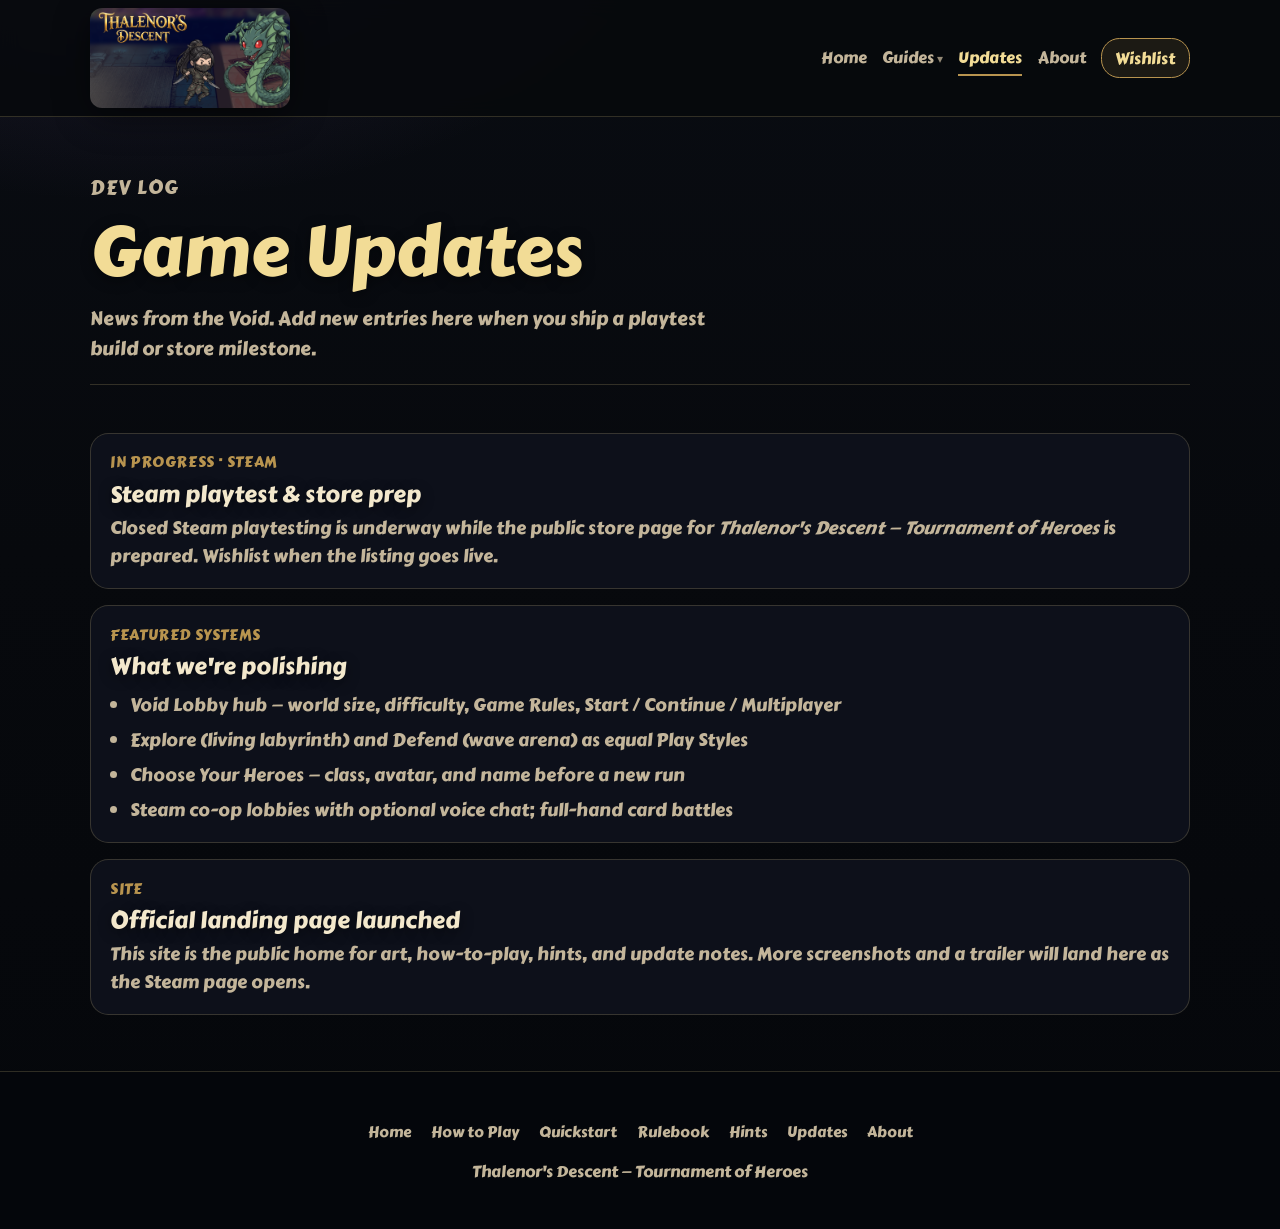
<file: updates.html>
<!DOCTYPE html>
<html lang="en">
<head>
	<meta charset="utf-8">
	<meta name="viewport" content="width=device-width, initial-scale=1">
	<title>Updates — Thalenor's Descent</title>
	<meta name="description" content="Patch notes and development updates for Thalenor's Descent.">
	<link rel="icon" href="assets/images/icon.png" type="image/png">
	<link rel="stylesheet" href="styles.css">
</head>
<body>
	<a class="skip-link" href="#main">Skip to content</a>

	<header class="site-header">
		<div class="wrap site-header__inner">
			<a class="brand" href="index.html" aria-label="Thalenor's Descent home">
				<img src="assets/images/logo.png" alt="Thalenor's Descent" width="220" height="80" decoding="async">
			</a>
			<nav class="site-nav" aria-label="Primary">
				<a href="index.html">Home</a>
				<details class="nav-group">
					<summary>Guides</summary>
					<div class="nav-group__menu">
						<a href="how-to-play.html">How to Play</a>
						<a href="quickstart.html">Quickstart</a>
						<a href="rulebook.html">Rulebook</a>
						<a href="hints.html">Hints</a>
					</div>
				</details>
				<a href="updates.html" aria-current="page">Updates</a>
				<a href="about.html">About</a>
				<a class="nav-cta" href="https://store.steampowered.com/app/4846410/" rel="noopener noreferrer">Wishlist</a>
			</nav>
		</div>
	</header>

	<main id="main">
		<div class="wrap page-hero">
			<p class="kicker">Dev log</p>
			<h1>Game Updates</h1>
			<p>News from the Void. Add new entries here when you ship a playtest build or store milestone.</p>
		</div>

		<div class="wrap content-stack">
			<section>
				<article class="update-item">
					<p class="meta">In progress · Steam</p>
					<h3>Steam playtest &amp; store prep</h3>
					<p>
						Closed Steam playtesting is underway while the public store page for
						<em>Thalenor's Descent — Tournament of Heroes</em> is prepared.
						Wishlist when the listing goes live.
					</p>
				</article>
				<article class="update-item">
					<p class="meta">Featured systems</p>
					<h3>What we're polishing</h3>
					<ul>
						<li>Void Lobby hub — world size, difficulty, Game Rules, Start / Continue / Multiplayer</li>
						<li>Explore (living labyrinth) and Defend (wave arena) as equal Play Styles</li>
						<li>Choose Your Heroes — class, avatar, and name before a new run</li>
						<li>Steam co-op lobbies with optional voice chat; full-hand card battles</li>
					</ul>
				</article>
				<article class="update-item">
					<p class="meta">Site</p>
					<h3>Official landing page launched</h3>
					<p>
						This site is the public home for art, how-to-play, hints, and update notes.
						More screenshots and a trailer will land here as the Steam page opens.
					</p>
				</article>
			</section>
		</div>
	</main>

	<footer class="site-footer">
		<nav aria-label="Footer">
			<a href="index.html">Home</a>
			<a href="how-to-play.html">How to Play</a>
			<a href="quickstart.html">Quickstart</a>
			<a href="rulebook.html">Rulebook</a>
			<a href="hints.html">Hints</a>
			<a href="updates.html">Updates</a>
			<a href="about.html">About</a>
		</nav>
		<p>Thalenor's Descent — Tournament of Heroes</p>
	</footer>
</body>
</html>
</file>
<file: styles.css>
@font-face {
	font-family: "Thalenor Game";
	src: url("assets/fonts/game_font.ttf") format("truetype");
	font-weight: 400;
	font-style: normal;
	font-display: swap;
}

:root {
	--bg: #07090d;
	--bg-elevated: #101620;
	--panel: rgba(14, 18, 28, 0.94);
	--ink: #f3e8cc;
	--muted: #c3b59a;
	--gold: #f2dc96;
	--gold-deep: #b8944f;
	--purple: #7b5ea8;
	--line: rgba(242, 220, 150, 0.18);
	--shadow: rgba(0, 0, 0, 0.45);
	--page-pad: clamp(1rem, 3vw, 2rem);
	--page-max: 1100px;
	--header-height: 4.75rem;
	/* Match in-game panel / card corner radius (~16–20 design px). */
	--radius: 1.15rem;
	--radius-sm: 0.75rem;
	font-family: "Thalenor Game", Georgia, serif;
}

*,
*::before,
*::after {
	box-sizing: border-box;
}

html {
	scroll-behavior: smooth;
}

body {
	margin: 0;
	min-height: 100vh;
	color: var(--ink);
	background:
		radial-gradient(900px 500px at 10% -8%, rgba(123, 94, 168, 0.2), transparent 60%),
		linear-gradient(180deg, #090c12 0%, var(--bg) 45%, #05070b 100%);
}

img {
	display: block;
	max-width: 100%;
	height: auto;
	border-radius: var(--radius);
}

.brand img {
	border-radius: var(--radius-sm);
}

a {
	color: var(--gold);
}

.skip-link {
	position: absolute;
	left: -9999px;
	top: 0;
	z-index: 1000;
	padding: 0.75rem 1rem;
	background: var(--gold);
	color: #15100a;
	text-decoration: none;
}

.skip-link:focus {
	left: 1rem;
	top: 1rem;
}

.wrap {
	width: min(var(--page-max), calc(100% - (var(--page-pad) * 2)));
	margin-inline: auto;
}

.site-header {
	position: sticky;
	top: 0;
	z-index: 20;
	border-bottom: 1px solid var(--line);
	background: rgba(7, 9, 13, 0.9);
	backdrop-filter: blur(10px);
}

.site-header__inner {
	display: flex;
	align-items: center;
	justify-content: space-between;
	gap: 1rem;
	min-height: var(--header-height);
	padding-block: 0.5rem;
}

.brand img {
	width: min(200px, 40vw);
	height: auto;
	filter: drop-shadow(0 8px 18px var(--shadow));
}

.site-nav {
	display: flex;
	flex-wrap: nowrap;
	align-items: center;
	justify-content: flex-end;
	gap: 0.35rem 0.95rem;
	font-size: clamp(0.88rem, 1.5vw, 1.02rem);
}

.site-nav > a,
.nav-group > summary {
	text-decoration: none;
	color: var(--muted);
	padding: 0.25rem 0;
	border-bottom: 2px solid transparent;
	transition: color 0.15s ease, border-color 0.15s ease;
	cursor: pointer;
	list-style: none;
}

.site-nav > a:hover,
.site-nav > a:focus-visible,
.site-nav > a[aria-current="page"],
.nav-group > summary:hover,
.nav-group > summary:focus-visible,
.nav-group > summary[aria-current="page"] {
	color: var(--gold);
	border-bottom-color: var(--gold-deep);
}

.nav-group {
	position: relative;
}

.nav-group > summary::-webkit-details-marker {
	display: none;
}

.nav-group > summary::after {
	content: " ▾";
	font-size: 0.75em;
	opacity: 0.75;
}

.nav-group__menu {
	position: absolute;
	top: calc(100% + 0.55rem);
	right: 0;
	min-width: 11.5rem;
	padding: 0.45rem;
	border: 1px solid var(--line);
	border-radius: var(--radius);
	background: rgba(10, 13, 20, 0.97);
	box-shadow: 0 14px 30px rgba(0, 0, 0, 0.4);
	display: grid;
	gap: 0.15rem;
	z-index: 30;
}

.nav-group__menu a {
	display: block;
	padding: 0.45rem 0.65rem;
	text-decoration: none;
	color: var(--muted);
	border: 0;
	border-radius: var(--radius-sm);
}

.nav-group__menu a:hover,
.nav-group__menu a:focus-visible,
.nav-group__menu a[aria-current="page"] {
	color: var(--gold);
	background: rgba(184, 148, 79, 0.12);
}

.nav-cta {
	padding: 0.4rem 0.85rem !important;
	border: 1px solid var(--gold-deep) !important;
	border-bottom-width: 1px !important;
	border-radius: var(--radius) !important;
	color: var(--gold) !important;
	background: rgba(184, 148, 79, 0.12);
	white-space: nowrap;
}

.nav-cta[aria-current="page"],
.nav-cta:hover {
	border-bottom-color: var(--gold-deep) !important;
}

/* —— Home hero: full-bleed art, left-aligned copy —— */
.hero {
	position: relative;
	overflow: hidden;
	min-height: clamp(26rem, 68vh, 40rem);
	border-bottom: 1px solid var(--line);
}

.hero__art {
	position: absolute;
	inset: 0;
	width: 100%;
	height: 100%;
	object-fit: cover;
	object-position: center 30%;
	background: #121820;
	border-radius: 0;
}

.hero__shade {
	position: absolute;
	inset: 0;
	background:
		linear-gradient(180deg, rgba(7, 9, 13, 0.2) 0%, rgba(7, 9, 13, 0.55) 50%, rgba(7, 9, 13, 0.96) 100%),
		linear-gradient(90deg, rgba(7, 9, 13, 0.88) 0%, rgba(7, 9, 13, 0.45) 55%, rgba(7, 9, 13, 0.7) 100%);
}

.hero__content {
	position: relative;
	z-index: 1;
	display: flex;
	flex-direction: column;
	justify-content: flex-end;
	align-items: flex-start;
	min-height: inherit;
	padding-block: 5rem 2.75rem;
}

.hero__content .lede {
	max-width: 34rem;
}

.kicker {
	margin: 0 0 0.65rem;
	color: var(--gold-deep);
	font-size: clamp(0.95rem, 2vw, 1.15rem);
	letter-spacing: 0.08em;
	text-transform: uppercase;
}

h1,
h2,
h3 {
	margin: 0;
	font-weight: 400;
	line-height: 1.1;
	text-shadow: 0 3px 14px var(--shadow);
}

h1 {
	margin-bottom: 0.85rem;
	font-size: clamp(2.4rem, 6vw, 4.4rem);
	color: var(--gold);
}

h2 {
	margin-bottom: 0.9rem;
	font-size: clamp(1.85rem, 3.5vw, 2.6rem);
	color: var(--gold);
}

h3 {
	margin-bottom: 0.45rem;
	font-size: clamp(1.2rem, 2.2vw, 1.45rem);
	color: var(--ink);
}

.lede,
p {
	margin: 0;
	line-height: 1.55;
}

.lede {
	margin-bottom: 1.5rem;
	font-size: clamp(1.05rem, 2vw, 1.3rem);
	color: var(--muted);
}

.actions {
	display: flex;
	flex-wrap: wrap;
	gap: 0.75rem;
}

.btn {
	display: inline-flex;
	align-items: center;
	justify-content: center;
	min-height: 2.85rem;
	padding: 0.65rem 1.25rem;
	text-decoration: none;
	font-size: clamp(0.95rem, 1.8vw, 1.1rem);
	border: 1px solid var(--gold-deep);
	border-radius: var(--radius);
	transition: transform 0.15s ease, filter 0.15s ease;
}

.btn:hover,
.btn:focus-visible {
	transform: translateY(-1px);
	filter: brightness(1.06);
}

.btn.primary {
	background: linear-gradient(180deg, #f6e5ab 0%, #d8b868 100%);
	color: #171109;
	box-shadow: 0 10px 28px rgba(184, 148, 79, 0.22);
}

.btn.ghost {
	color: var(--gold);
	background: rgba(7, 9, 13, 0.55);
}

.panel {
	padding: clamp(2.5rem, 5vw, 3.75rem) 0;
}

.panel + .panel {
	border-top: 1px solid var(--line);
}

.showcase {
	display: grid;
	grid-template-columns: 1fr;
	gap: 1.5rem;
	align-items: center;
}

.showcase__copy p {
	color: var(--muted);
	font-size: clamp(1rem, 1.8vw, 1.15rem);
}

.showcase__copy p + p {
	margin-top: 0.9rem;
}

.showcase__figure {
	margin: 0;
	overflow: hidden;
	border: 1px solid var(--line);
	border-radius: var(--radius);
	background: var(--panel);
	box-shadow: 0 18px 40px rgba(0, 0, 0, 0.35);
}

.showcase__figure img {
	width: 100%;
	background: #0e141c;
	min-height: 12rem;
	object-fit: cover;
	border-radius: 0;
}

.showcase__figure figcaption {
	padding: 0.75rem 1rem 1rem;
	color: var(--muted);
	font-size: clamp(0.9rem, 1.6vw, 1.05rem);
}

.play-styles__intro {
	max-width: 40rem;
	margin-bottom: 1.5rem;
}

.play-styles__intro p {
	color: var(--muted);
	font-size: clamp(1rem, 1.8vw, 1.15rem);
}

.play-styles {
	display: grid;
	grid-template-columns: 1fr;
	gap: 1rem;
	margin: 0;
	padding: 0;
	list-style: none;
}

.play-style {
	padding: 1.35rem 1.4rem;
	border: 1px solid var(--line);
	border-radius: var(--radius);
	background:
		linear-gradient(180deg, rgba(123, 94, 168, 0.1), transparent 48%),
		var(--panel);
}

.play-style__label {
	margin: 0 0 0.35rem;
	color: var(--gold);
	font-size: clamp(0.85rem, 1.4vw, 0.95rem);
	letter-spacing: 0.06em;
	text-transform: uppercase;
}

.play-style h3 {
	margin: 0 0 0.75rem;
}

.play-style p:last-child {
	margin: 0;
	color: var(--muted);
	font-size: clamp(0.95rem, 1.6vw, 1.08rem);
}

.feature-grid {
	display: grid;
	grid-template-columns: repeat(auto-fit, minmax(230px, 1fr));
	gap: 1rem;
	margin: 0;
	padding: 0;
	list-style: none;
}

.feature-card {
	padding: 1.1rem 1.15rem;
	border: 1px solid var(--line);
	border-radius: var(--radius);
	background:
		linear-gradient(180deg, rgba(123, 94, 168, 0.08), transparent 42%),
		var(--panel);
}

.feature-card p {
	color: var(--muted);
	font-size: clamp(0.95rem, 1.6vw, 1.08rem);
}

.gallery__intro {
	max-width: 40rem;
	margin-bottom: 1.25rem;
}

.gallery__intro p {
	color: var(--muted);
	font-size: clamp(1rem, 1.8vw, 1.15rem);
}

.gallery__grid {
	display: grid;
	grid-template-columns: 1fr;
	gap: 1rem;
}

.gallery__item {
	margin: 0;
	overflow: hidden;
	border: 1px solid var(--line);
	border-radius: var(--radius);
	background: var(--bg-elevated);
	box-shadow: 0 16px 34px rgba(0, 0, 0, 0.28);
}

.gallery__item img {
	width: 100%;
	min-height: 10rem;
	object-fit: cover;
	background: #0e141c;
	border-radius: 0;
}

.company-grid {
	display: grid;
	grid-template-columns: repeat(2, minmax(0, 1fr));
	gap: 1rem;
	margin: 0;
	padding: 0;
	list-style: none;
}

.company-card {
	margin: 0;
	overflow: hidden;
	border: 1px solid var(--line);
	border-radius: var(--radius);
	background: var(--bg-elevated);
	box-shadow: 0 16px 34px rgba(0, 0, 0, 0.28);
}

.company-card img {
	width: 100%;
	aspect-ratio: 2 / 3;
	object-fit: cover;
	object-position: center top;
	background: #1a1510;
	border-radius: 0;
}

.company-card figcaption {
	display: flex;
	flex-direction: column;
	gap: 0.15rem;
	padding: 0.85rem 1rem 1rem;
}

.company-card__realm {
	color: var(--gold);
	font-size: clamp(0.85rem, 1.4vw, 0.95rem);
	letter-spacing: 0.06em;
	text-transform: uppercase;
}

.company-card__class {
	color: var(--ink);
	font-size: clamp(1.15rem, 2vw, 1.35rem);
}

.shot-grid {
	display: grid;
	grid-template-columns: 1fr;
	gap: 1rem;
	margin: 0;
	padding: 0;
	list-style: none;
}

.shot-grid__item {
	margin: 0;
	overflow: hidden;
	border: 1px solid var(--line);
	border-radius: var(--radius);
	background: var(--bg-elevated);
	box-shadow: 0 16px 34px rgba(0, 0, 0, 0.28);
}

.shot-grid__item img {
	width: 100%;
	aspect-ratio: 16 / 9;
	object-fit: cover;
	object-position: center;
	background: #0e141c;
	border-radius: 0;
}

.lore-block {
	padding: clamp(2rem, 4vw, 2.75rem);
	border: 1px solid var(--line);
	border-radius: var(--radius);
	background:
		linear-gradient(135deg, rgba(123, 94, 168, 0.14), rgba(7, 9, 13, 0.92) 45%),
		rgba(10, 13, 20, 0.94);
}

.lore-block p {
	max-width: 44rem;
	color: var(--muted);
	font-size: clamp(1rem, 1.8vw, 1.15rem);
}

.lore-block p + p {
	margin-top: 0.9rem;
}

.lore-block .close {
	color: var(--ink);
	font-size: clamp(1.05rem, 2vw, 1.25rem);
}

.lore-block .btn {
	margin-top: 1.5rem;
}

/* —— Inner pages —— */
.page-hero {
	padding: clamp(2.25rem, 5vw, 3.5rem) 0 1.25rem;
	border-bottom: 1px solid var(--line);
}

.page-hero p {
	max-width: 40rem;
	color: var(--muted);
	font-size: clamp(1.05rem, 2vw, 1.2rem);
}

.content-stack {
	padding: clamp(2rem, 4vw, 3rem) 0 3.5rem;
}

.content-stack section + section {
	margin-top: 2rem;
	padding-top: 2rem;
	border-top: 1px solid var(--line);
}

.content-stack p,
.content-stack li {
	color: var(--muted);
	font-size: clamp(1rem, 1.7vw, 1.12rem);
	line-height: 1.55;
}

.content-stack p + p {
	margin-top: 0.85rem;
}

.content-stack ul,
.content-stack ol {
	margin: 0.75rem 0 0;
	padding-left: 1.25rem;
}

.content-stack li + li {
	margin-top: 0.45rem;
}

.tip-card {
	padding: 1.1rem 1.2rem;
	border: 1px solid var(--line);
	border-radius: var(--radius);
	background: var(--panel);
}

.tip-card + .tip-card {
	margin-top: 1rem;
}

.tip-card h3 {
	color: var(--gold);
}

.update-item {
	padding: 1.1rem 1.2rem;
	border: 1px solid var(--line);
	border-radius: var(--radius);
	background: var(--panel);
}

.update-item + .update-item {
	margin-top: 1rem;
}

.update-item .meta {
	margin-bottom: 0.45rem;
	color: var(--gold-deep);
	font-size: 0.95rem;
	letter-spacing: 0.04em;
	text-transform: uppercase;
}

.site-footer {
	padding: 2.25rem var(--page-pad) 2.75rem;
	text-align: center;
	color: var(--muted);
	border-top: 1px solid var(--line);
	background: rgba(5, 7, 11, 0.95);
}

.site-footer__mark {
	width: min(260px, 70vw);
	margin: 0 auto 1rem;
	opacity: 0.92;
	filter: drop-shadow(0 10px 24px var(--shadow));
	background: #0e141c;
}

.site-footer nav {
	display: flex;
	flex-wrap: wrap;
	justify-content: center;
	gap: 0.75rem 1.25rem;
	margin: 0.75rem 0 1rem;
	font-size: 0.95rem;
}

.site-footer nav a {
	text-decoration: none;
	color: var(--muted);
}

.site-footer nav a:hover {
	color: var(--gold);
}

.fine {
	opacity: 0.72;
	font-size: clamp(0.85rem, 1.5vw, 0.95rem);
}

.doc-actions {
	margin-top: 1.15rem;
}

.doc-links {
	display: grid;
	grid-template-columns: repeat(auto-fit, minmax(240px, 1fr));
	gap: 1rem;
	margin: 0;
	padding: 0;
	list-style: none;
}

.doc-links a {
	display: block;
	padding: 1.15rem 1.2rem;
	text-decoration: none;
	border: 1px solid var(--line);
	background: var(--panel);
	color: var(--muted);
	transition: border-color 0.15s ease, transform 0.15s ease;
}

.doc-links a:hover,
.doc-links a:focus-visible {
	border-color: var(--gold-deep);
	transform: translateY(-1px);
}

.doc-links h3 {
	margin-bottom: 0.4rem;
	color: var(--gold);
}

.doc-page {
	padding: 1.5rem 0 3.5rem;
}

.doc-article {
	padding: 1.35rem 1.25rem 1.75rem;
	border: 1px solid var(--line);
	background:
		linear-gradient(180deg, rgba(123, 94, 168, 0.06), transparent 18%),
		var(--panel);
}

.doc-article h2 {
	margin: 2rem 0 0.85rem;
	padding-top: 1.35rem;
	border-top: 1px solid var(--line);
	font-size: clamp(1.35rem, 2.6vw, 1.85rem);
}

.doc-article h2:first-child {
	margin-top: 0;
	padding-top: 0;
	border-top: 0;
}

.doc-article h3 {
	margin: 1.35rem 0 0.55rem;
	color: var(--gold-deep);
	font-size: clamp(1.05rem, 2vw, 1.25rem);
}

.doc-article p,
.doc-article li {
	color: var(--muted);
	font-size: clamp(0.98rem, 1.6vw, 1.1rem);
	line-height: 1.55;
}

.doc-article p + p {
	margin-top: 0.75rem;
}

.doc-article ul,
.doc-article ol {
	margin: 0.65rem 0 0;
	padding-left: 1.25rem;
}

.doc-article li + li {
	margin-top: 0.4rem;
}

.doc-article .doc-letter {
	margin-top: 0.9rem;
	color: var(--ink);
}

.doc-article .doc-flow {
	margin-top: 0.35rem;
	padding-left: 0.5rem;
	color: var(--ink);
	border-left: 2px solid var(--line);
}

.doc-article .doc-flow-label {
	margin-top: 0.85rem;
	color: var(--ink);
}

.doc-article li ol,
.doc-article li ul {
	margin-top: 0.45rem;
}

@media (min-width: 800px) {
	.showcase {
		grid-template-columns: minmax(0, 1fr) minmax(0, 1.15fr);
	}

	.play-styles {
		grid-template-columns: 1fr 1fr;
	}

	.shot-grid {
		grid-template-columns: 1fr 1fr;
	}

	.company-grid {
		grid-template-columns: repeat(4, minmax(0, 1fr));
	}

	.gallery__grid {
		grid-template-columns: 1.4fr 1fr;
	}

	.gallery__item--tall {
		grid-row: span 2;
	}
}

@media (max-width: 860px) {
	.site-header__inner {
		flex-direction: column;
		align-items: stretch;
		gap: 0.65rem;
	}

	.site-nav {
		flex-wrap: wrap;
		justify-content: center;
		row-gap: 0.55rem;
	}

	.nav-group__menu {
		right: auto;
		left: 50%;
		transform: translateX(-50%);
	}

	.hero__content {
		padding-top: 4rem;
	}
}
</file>
